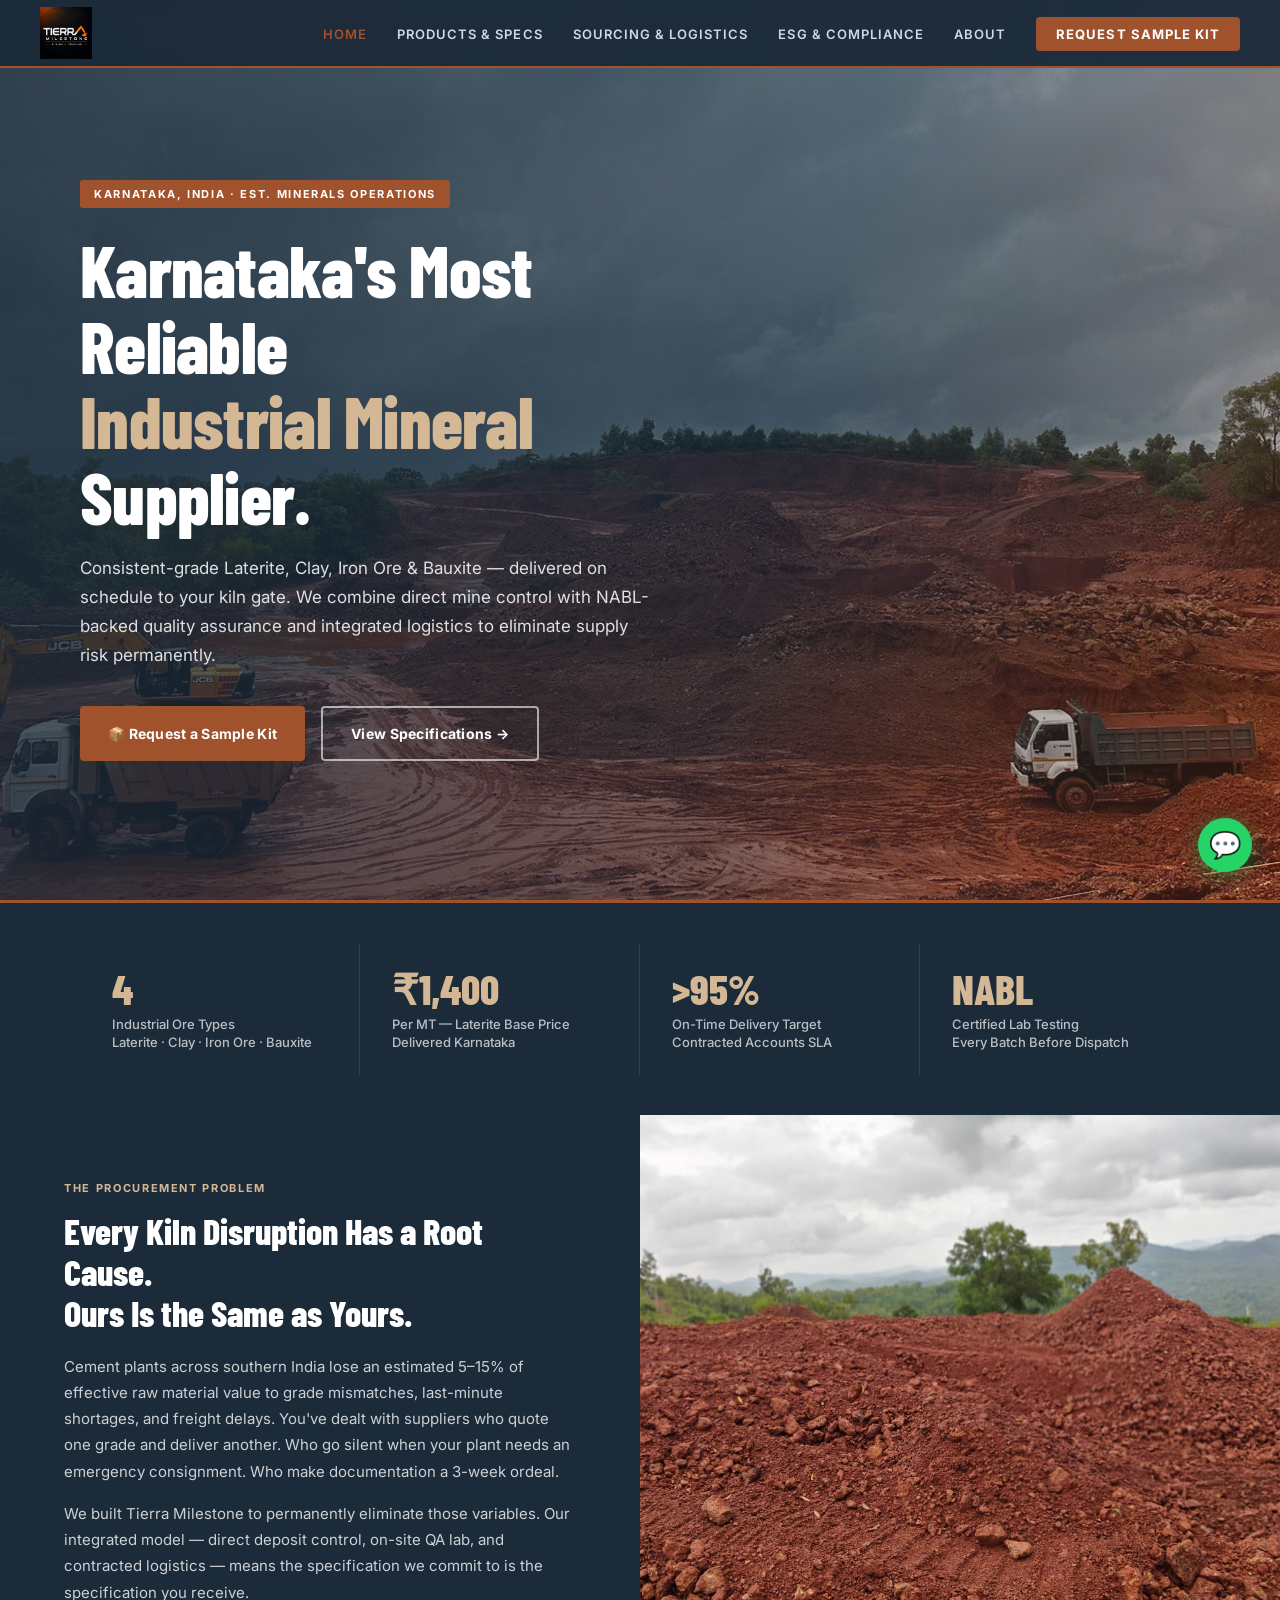
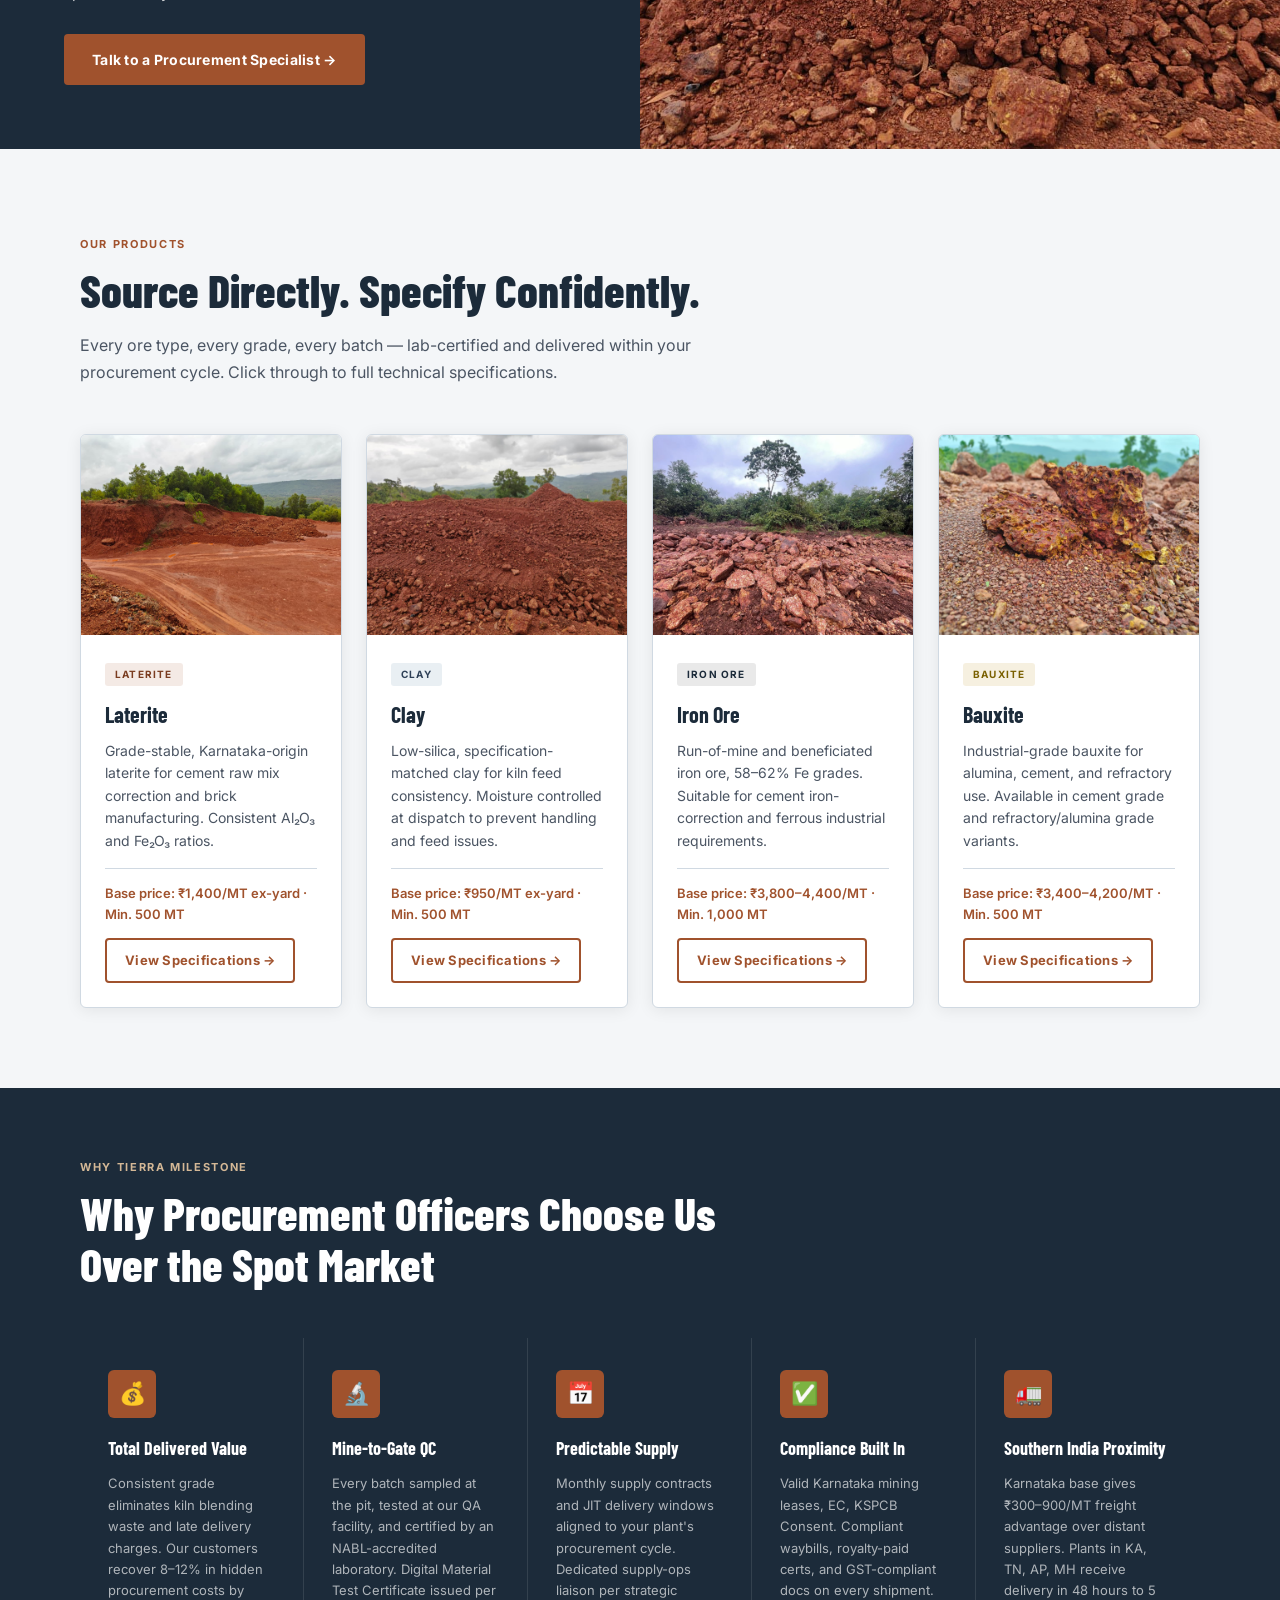
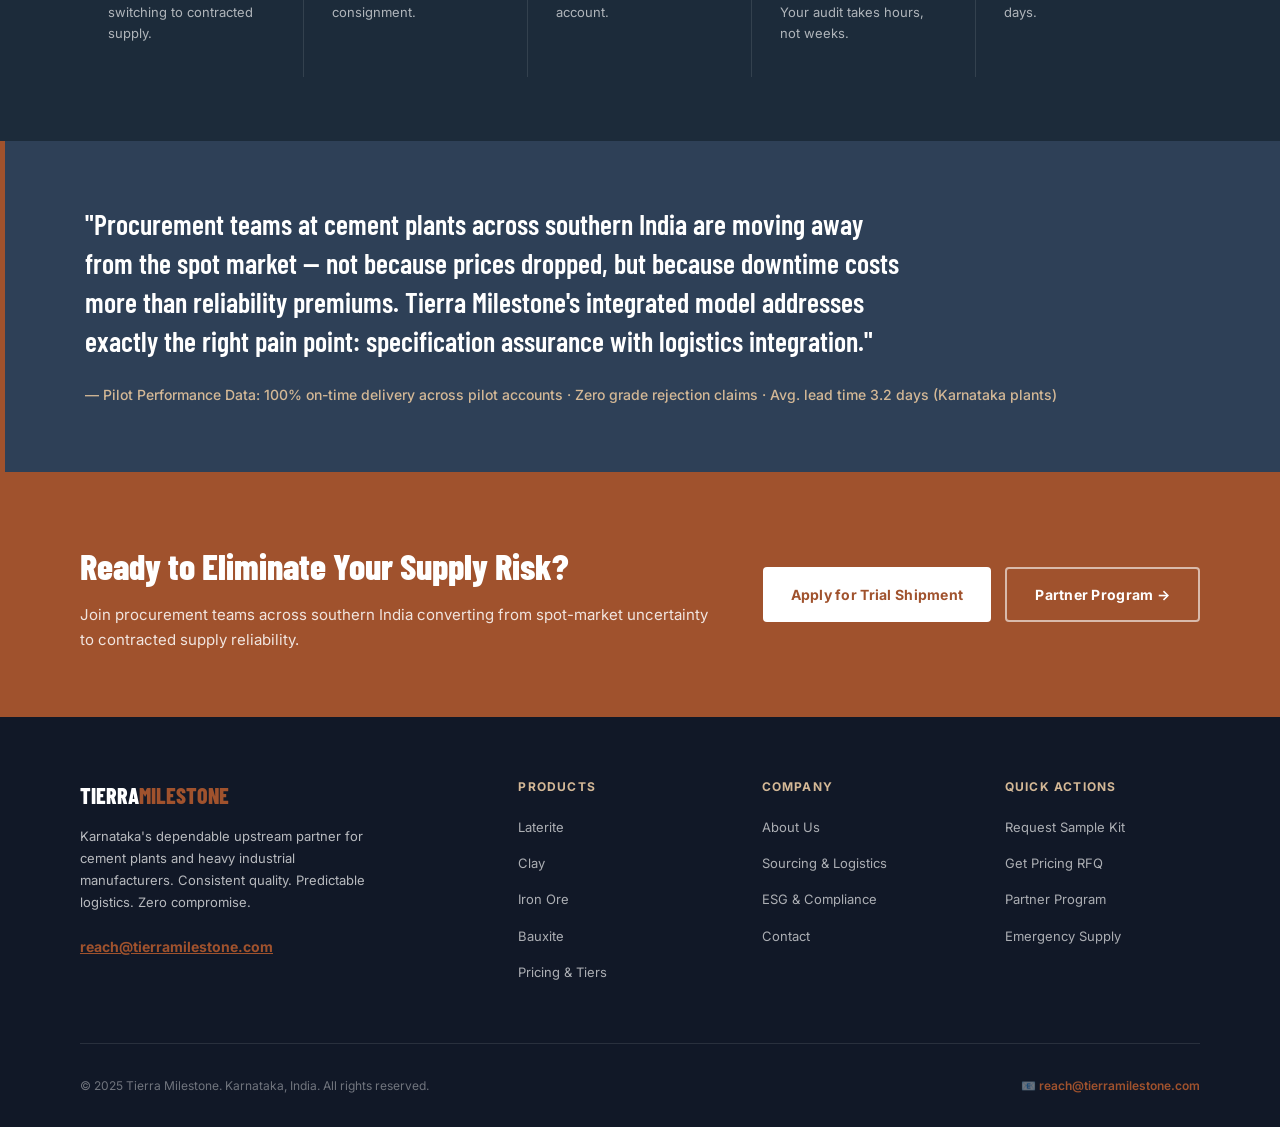
<file: index.html>
<!DOCTYPE html>
<html lang="en">
<head>
<meta charset="UTF-8">
<meta name="viewport" content="width=device-width, initial-scale=1.0">
<title>Tierra Milestone — Karnataka's Most Reliable Industrial Mineral Supplier</title>
<meta name="description" content="Consistent-grade Laterite, Clay, Iron Ore & Bauxite delivered on schedule to cement plants and heavy industry across southern India. NABL-certified quality.">
<link rel="stylesheet" href="style.css">
</head>
<body>

<!-- NAV -->
<nav>
  <a href="index.html" class="nav-logo"><img src="Logo.jpeg" alt="Tierra Milestone" class="nav-logo-img"></a>
  <ul class="nav-links">
    <li><a href="index.html" class="active">Home</a></li>
    <li><a href="products.html">Products & Specs</a></li>
    <li><a href="logistics.html">Sourcing & Logistics</a></li>
    <li><a href="compliance.html">ESG & Compliance</a></li>
    <li><a href="about.html">About</a></li>
    <li><a href="contact.html" class="nav-cta">Request Sample Kit</a></li>
  </ul>
  <div class="hamburger" onclick="this.classList.toggle('open')"><span></span><span></span><span></span></div>
</nav>

<!-- HERO -->
<section class="hero" style="background-image:url('Img1.jpeg'); margin-top:0; padding:0;">
  <div class="hero-content">
    <span class="hero-tag">Karnataka, India · Est. Minerals Operations</span>
    <h1>Karnataka's Most Reliable<br><em>Industrial Mineral</em> Supplier.</h1>
    <p>Consistent-grade Laterite, Clay, Iron Ore & Bauxite — delivered on schedule to your kiln gate. We combine direct mine control with NABL-backed quality assurance and integrated logistics to eliminate supply risk permanently.</p>
    <div class="hero-btns">
      <a href="mailto:reach@tierramilestone.com?subject=Sample%20Kit%20Request" class="btn btn-primary">📦 Request a Sample Kit</a>
      <a href="products.html" class="btn btn-secondary">View Specifications →</a>
    </div>
  </div>
</section>

<!-- STAT BAR -->
<div class="stat-bar">
  <div class="stat-item">
    <div class="stat-num">4</div>
    <div class="stat-label">Industrial Ore Types<br>Laterite · Clay · Iron Ore · Bauxite</div>
  </div>
  <div class="stat-item">
    <div class="stat-num">₹1,400</div>
    <div class="stat-label">Per MT — Laterite Base Price<br>Delivered Karnataka</div>
  </div>
  <div class="stat-item">
    <div class="stat-num">&gt;95%</div>
    <div class="stat-label">On-Time Delivery Target<br>Contracted Accounts SLA</div>
  </div>
  <div class="stat-item">
    <div class="stat-num">NABL</div>
    <div class="stat-label">Certified Lab Testing<br>Every Batch Before Dispatch</div>
  </div>
</div>

<!-- PROBLEM SECTION -->
<div class="problem-grid">
  <div class="problem-text">
    <span class="section-tag section-tag-light">THE PROCUREMENT PROBLEM</span>
    <h2>Every Kiln Disruption Has a Root Cause.<br>Ours Is the Same as Yours.</h2>
    <p>Cement plants across southern India lose an estimated 5–15% of effective raw material value to grade mismatches, last-minute shortages, and freight delays. You've dealt with suppliers who quote one grade and deliver another. Who go silent when your plant needs an emergency consignment. Who make documentation a 3-week ordeal.</p>
    <p>We built Tierra Milestone to permanently eliminate those variables. Our integrated model — direct deposit control, on-site QA lab, and contracted logistics — means the specification we commit to is the specification you receive.</p>
    <a href="mailto:reach@tierramilestone.com?subject=Procurement%20Discussion" class="btn btn-primary" style="margin-top:12px; align-self:flex-start;">Talk to a Procurement Specialist →</a>
  </div>
  <div class="problem-img">
    <img src="Img6.jpeg" alt="Tierra Milestone processed laterite stockpiles at Karnataka processing yard" loading="lazy">
  </div>
</div>

<!-- PRODUCT GRID -->
<section class="section-light">
  <span class="section-tag">OUR PRODUCTS</span>
  <h2 class="section-title dark">Source Directly. Specify Confidently.</h2>
  <p class="section-sub">Every ore type, every grade, every batch — lab-certified and delivered within your procurement cycle. Click through to full technical specifications.</p>

  <div class="product-grid">
    <div class="product-card">
      <img src="Img0.jpeg" alt="Laterite mining site Karnataka" loading="lazy">
      <div class="product-card-body">
        <span class="product-accent accent-laterite">Laterite</span>
        <h3>Laterite</h3>
        <p>Grade-stable, Karnataka-origin laterite for cement raw mix correction and brick manufacturing. Consistent Al₂O₃ and Fe₂O₃ ratios.</p>
        <div class="product-price">Base price: ₹1,400/MT ex-yard · Min. 500 MT</div>
        <a href="products.html#laterite" class="btn btn-outline">View Specifications →</a>
      </div>
    </div>
    <div class="product-card">
      <img src="Img6.jpeg" alt="Processed clay stockpiles Karnataka" loading="lazy">
      <div class="product-card-body">
        <span class="product-accent accent-clay">Clay</span>
        <h3>Clay</h3>
        <p>Low-silica, specification-matched clay for kiln feed consistency. Moisture controlled at dispatch to prevent handling and feed issues.</p>
        <div class="product-price">Base price: ₹950/MT ex-yard · Min. 500 MT</div>
        <a href="products.html#clay" class="btn btn-outline">View Specifications →</a>
      </div>
    </div>
    <div class="product-card">
      <img src="Img2.jpeg" alt="Iron ore and laterite rock face Karnataka" loading="lazy">
      <div class="product-card-body">
        <span class="product-accent accent-iron">Iron Ore</span>
        <h3>Iron Ore</h3>
        <p>Run-of-mine and beneficiated iron ore, 58–62% Fe grades. Suitable for cement iron-correction and ferrous industrial requirements.</p>
        <div class="product-price">Base price: ₹3,800–4,400/MT · Min. 1,000 MT</div>
        <a href="products.html#iron" class="btn btn-outline">View Specifications →</a>
      </div>
    </div>
    <div class="product-card">
      <img src="Img8.jpeg" alt="Bauxite ore sample Karnataka mining site" loading="lazy">
      <div class="product-card-body">
        <span class="product-accent accent-bauxite">Bauxite</span>
        <h3>Bauxite</h3>
        <p>Industrial-grade bauxite for alumina, cement, and refractory use. Available in cement grade and refractory/alumina grade variants.</p>
        <div class="product-price">Base price: ₹3,400–4,200/MT · Min. 500 MT</div>
        <a href="products.html#bauxite" class="btn btn-outline">View Specifications →</a>
      </div>
    </div>
  </div>
</section>

<!-- DIFFERENTIATORS -->
<section class="section-slate" style="padding-top:64px; padding-bottom:64px;">
  <span class="section-tag section-tag-light">WHY TIERRA MILESTONE</span>
  <h2 class="section-title light">Why Procurement Officers Choose Us<br>Over the Spot Market</h2>

  <div class="diff-grid">
    <div class="diff-item">
      <div class="diff-icon">💰</div>
      <h4>Total Delivered Value</h4>
      <p>Consistent grade eliminates kiln blending waste and late delivery charges. Our customers recover 8–12% in hidden procurement costs by switching to contracted supply.</p>
    </div>
    <div class="diff-item">
      <div class="diff-icon">🔬</div>
      <h4>Mine-to-Gate QC</h4>
      <p>Every batch sampled at the pit, tested at our QA facility, and certified by an NABL-accredited laboratory. Digital Material Test Certificate issued per consignment.</p>
    </div>
    <div class="diff-item">
      <div class="diff-icon">📅</div>
      <h4>Predictable Supply</h4>
      <p>Monthly supply contracts and JIT delivery windows aligned to your plant's procurement cycle. Dedicated supply-ops liaison per strategic account.</p>
    </div>
    <div class="diff-item">
      <div class="diff-icon">✅</div>
      <h4>Compliance Built In</h4>
      <p>Valid Karnataka mining leases, EC, KSPCB Consent. Compliant waybills, royalty-paid certs, and GST-compliant docs on every shipment. Your audit takes hours, not weeks.</p>
    </div>
    <div class="diff-item">
      <div class="diff-icon">🚛</div>
      <h4>Southern India Proximity</h4>
      <p>Karnataka base gives ₹300–900/MT freight advantage over distant suppliers. Plants in KA, TN, AP, MH receive delivery in 48 hours to 5 days.</p>
    </div>
  </div>
</section>

<!-- TRUST QUOTE -->
<div class="trust-quote">
  <blockquote>"Procurement teams at cement plants across southern India are moving away from the spot market — not because prices dropped, but because downtime costs more than reliability premiums. Tierra Milestone's integrated model addresses exactly the right pain point: specification assurance with logistics integration."</blockquote>
  <cite>— Pilot Performance Data: 100% on-time delivery across pilot accounts · Zero grade rejection claims · Avg. lead time 3.2 days (Karnataka plants)</cite>
</div>

<!-- CTA STRIP -->
<div class="cta-strip">
  <div>
    <h2>Ready to Eliminate Your Supply Risk?</h2>
    <p>Join procurement teams across southern India converting from spot-market uncertainty to contracted supply reliability.</p>
  </div>
  <div class="cta-strip-btns">
    <a href="mailto:reach@tierramilestone.com?subject=Trial%20Shipment%20Application" class="btn btn-white">Apply for Trial Shipment</a>
    <a href="contact.html" class="btn btn-ghost-white">Partner Program →</a>
  </div>
</div>

<!-- FOOTER -->
<footer>
  <div class="footer-grid">
    <div class="footer-brand">
      <h3>TIERRA<span>MILESTONE</span></h3>
      <p>Karnataka's dependable upstream partner for cement plants and heavy industrial manufacturers. Consistent quality. Predictable logistics. Zero compromise.</p>
      <a href="mailto:reach@tierramilestone.com" style="color:var(--clay); font-weight:700; font-size:14px;">reach@tierramilestone.com</a>
    </div>
    <div class="footer-col">
      <h4>Products</h4>
      <ul>
        <li><a href="products.html#laterite">Laterite</a></li>
        <li><a href="products.html#clay">Clay</a></li>
        <li><a href="products.html#iron">Iron Ore</a></li>
        <li><a href="products.html#bauxite">Bauxite</a></li>
        <li><a href="products.html#pricing">Pricing & Tiers</a></li>
      </ul>
    </div>
    <div class="footer-col">
      <h4>Company</h4>
      <ul>
        <li><a href="about.html">About Us</a></li>
        <li><a href="logistics.html">Sourcing & Logistics</a></li>
        <li><a href="compliance.html">ESG & Compliance</a></li>
        <li><a href="contact.html">Contact</a></li>
      </ul>
    </div>
    <div class="footer-col">
      <h4>Quick Actions</h4>
      <ul>
        <li><a href="mailto:reach@tierramilestone.com?subject=Sample%20Kit%20Request">Request Sample Kit</a></li>
        <li><a href="mailto:reach@tierramilestone.com?subject=Pricing%20Quotation%20Request">Get Pricing RFQ</a></li>
        <li><a href="mailto:reach@tierramilestone.com?subject=Procurement%20Partner%20Application">Partner Program</a></li>
        <li><a href="mailto:reach@tierramilestone.com?subject=URGENT%20Emergency%20Supply%20Requirement">Emergency Supply</a></li>
      </ul>
    </div>
  </div>
  <div class="footer-bottom">
    <span>© 2025 Tierra Milestone. Karnataka, India. All rights reserved.</span>
    <span class="footer-contact">📧 <a href="mailto:reach@tierramilestone.com">reach@tierramilestone.com</a></span>
  </div>
</footer>

<a href="https://wa.me/91XXXXXXXXXX" class="whatsapp-btn" target="_blank" title="WhatsApp">💬</a>
</body>
</html>
</file>
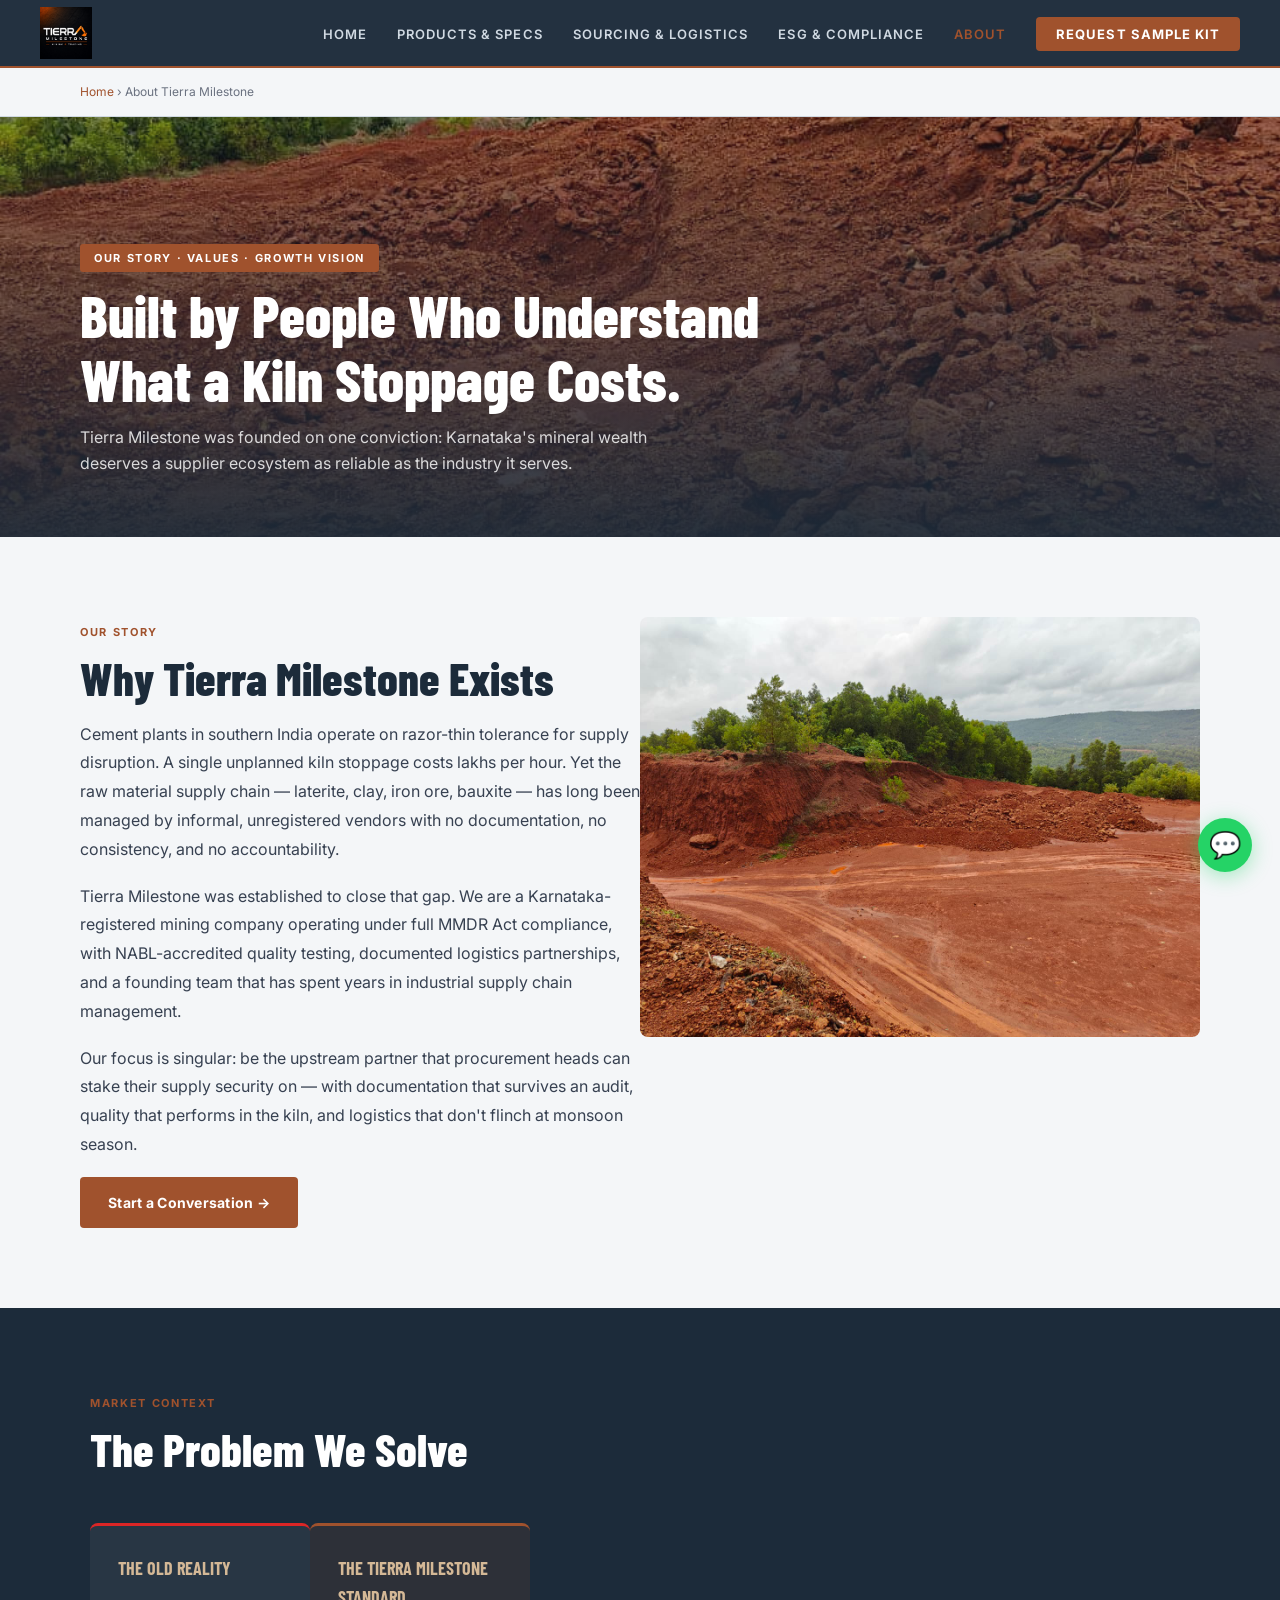
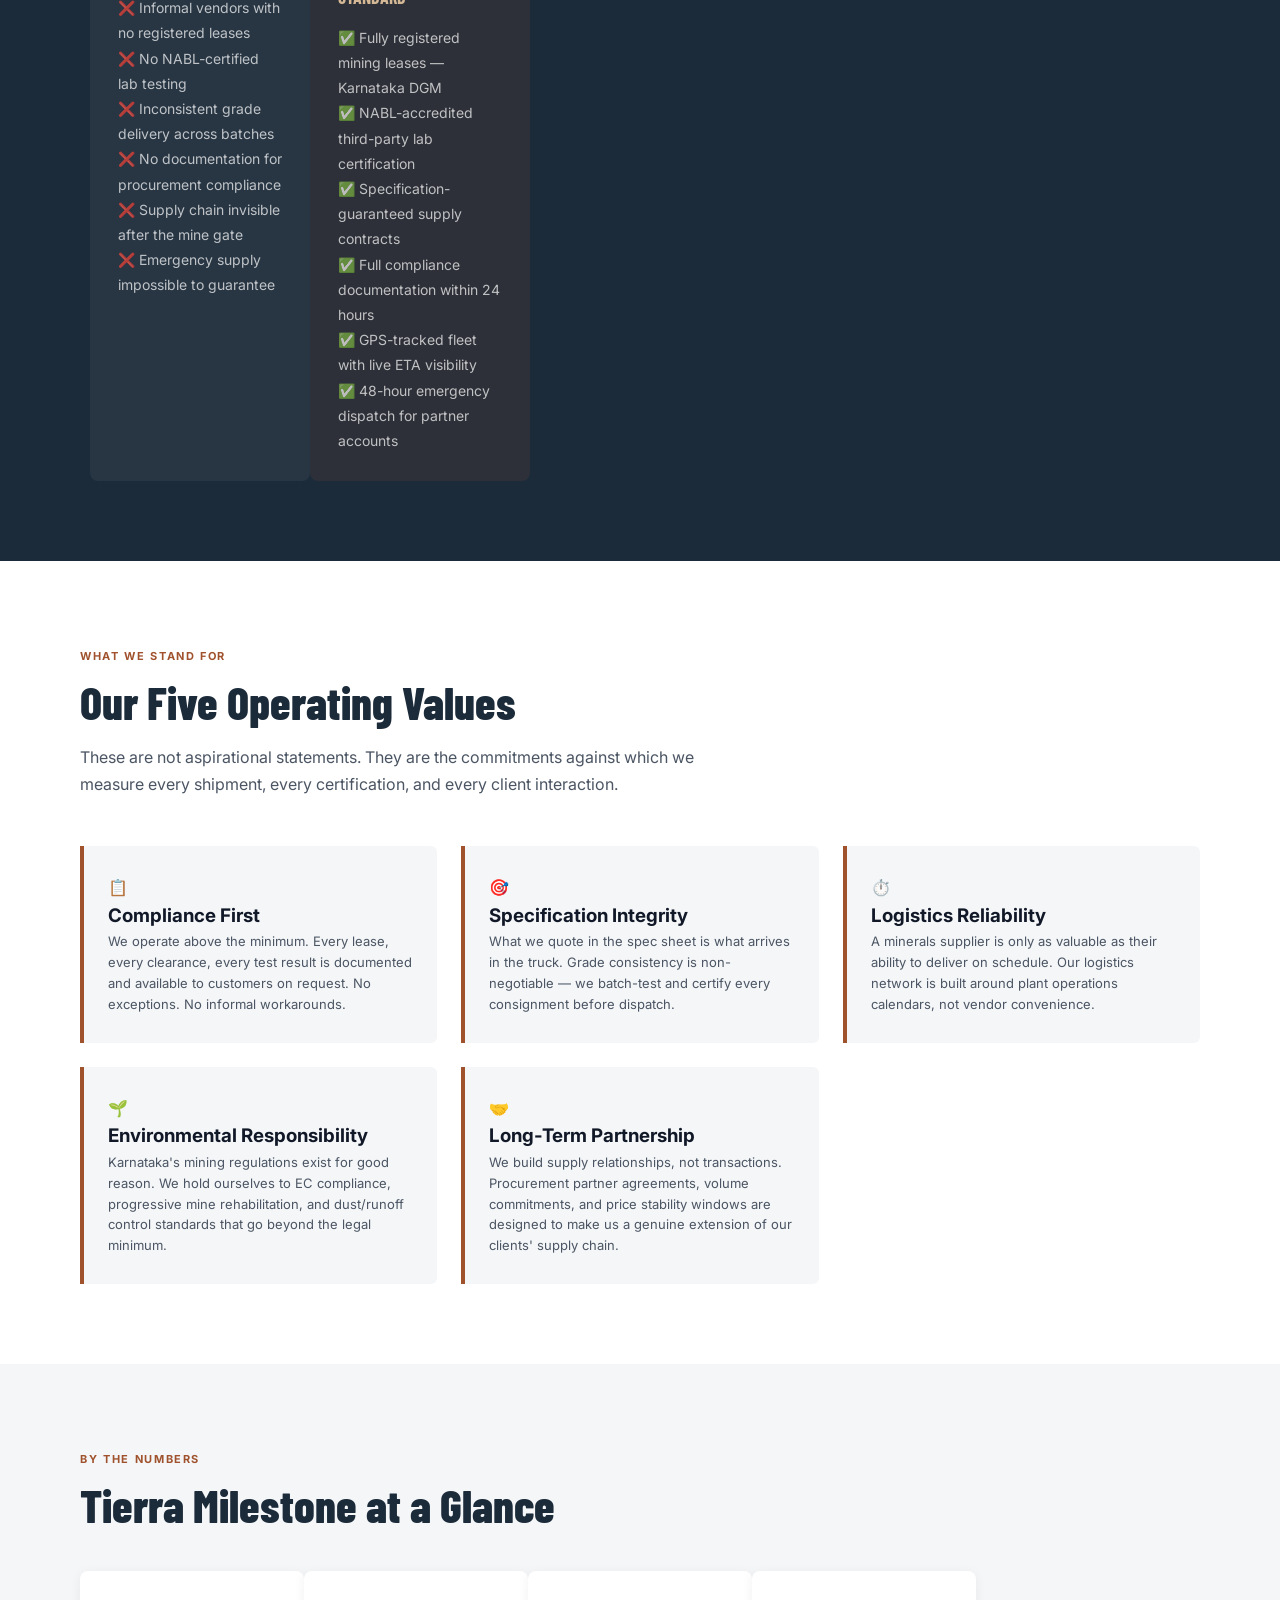
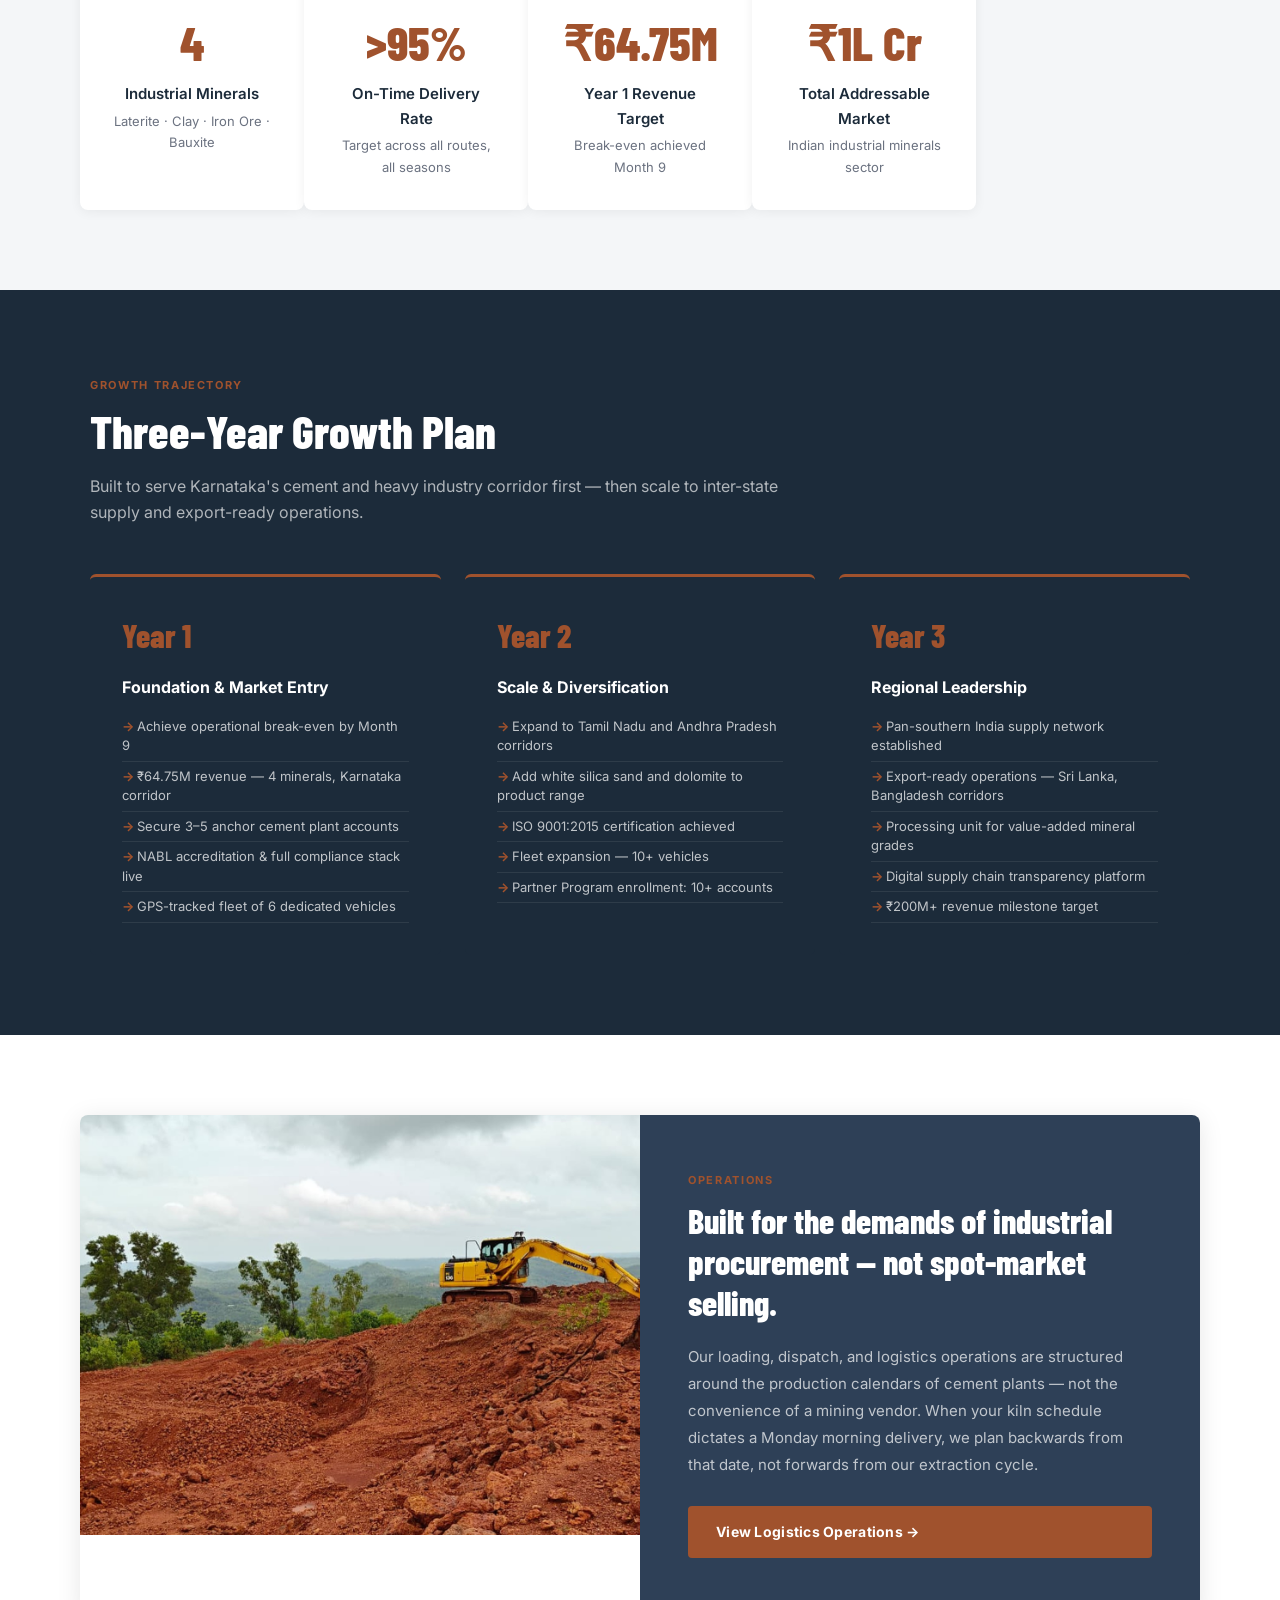
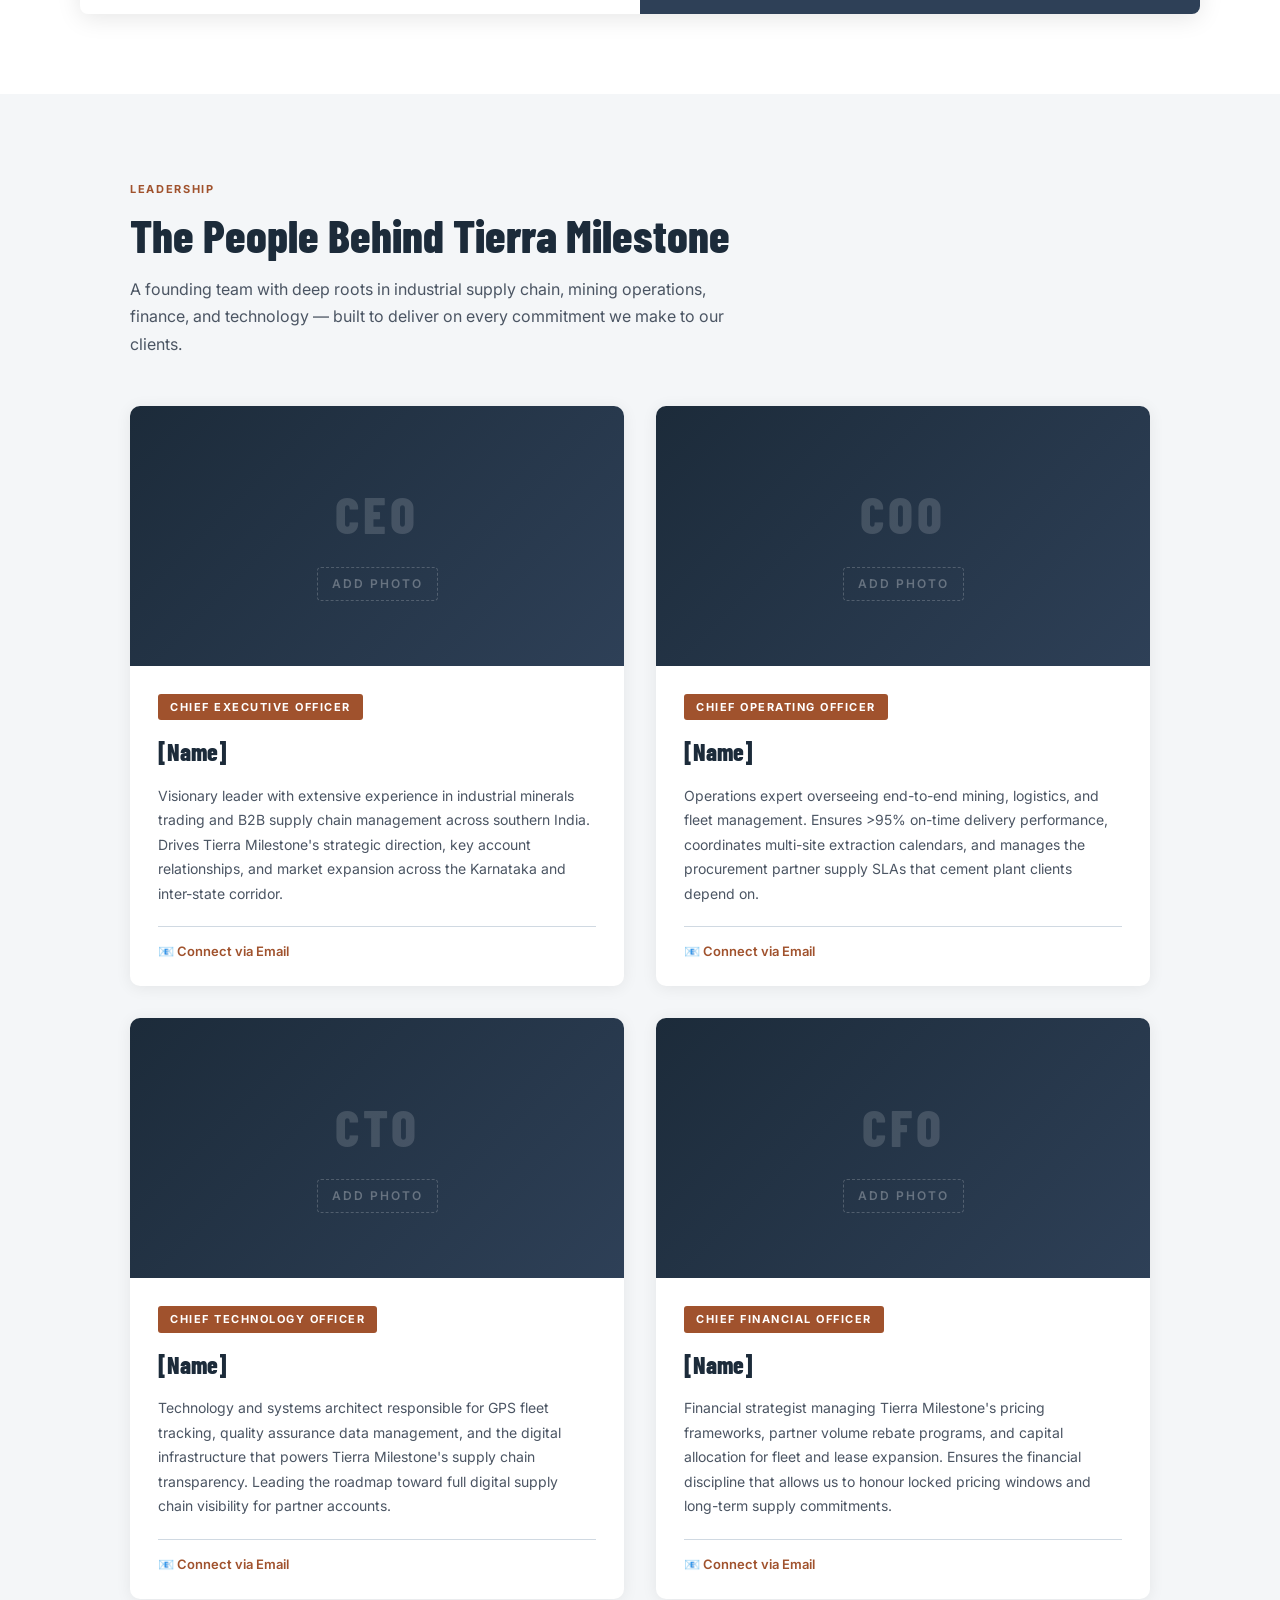
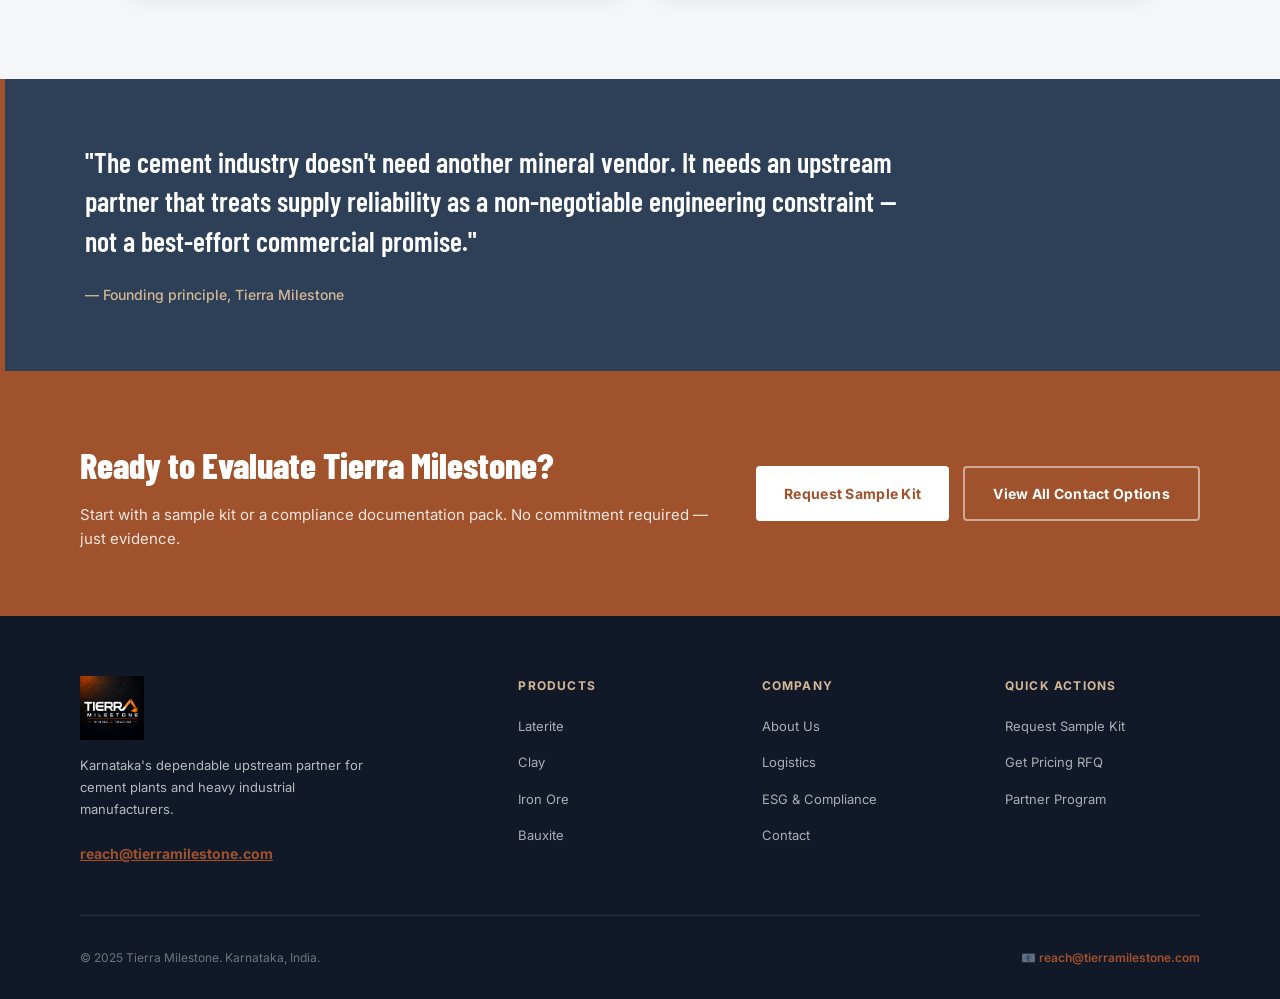
<file: about.html>
<!DOCTYPE html>
<html lang="en">
<head>
<meta charset="UTF-8">
<meta name="viewport" content="width=device-width, initial-scale=1.0">
<title>About Tierra Milestone — Karnataka Industrial Minerals</title>
<meta name="description" content="Tierra Milestone is Karnataka's dependable upstream partner for cement plants and heavy industry. Learn our story, values, and growth trajectory.">
<link rel="stylesheet" href="style.css">
</head>
<body>

<nav>
  <a href="index.html" class="nav-logo"><img src="Logo.jpeg" alt="Tierra Milestone" class="nav-logo-img"></a>
  <ul class="nav-links">
    <li><a href="index.html">Home</a></li>
    <li><a href="products.html">Products & Specs</a></li>
    <li><a href="logistics.html">Sourcing & Logistics</a></li>
    <li><a href="compliance.html">ESG & Compliance</a></li>
    <li><a href="about.html" class="active">About</a></li>
    <li><a href="contact.html" class="nav-cta">Request Sample Kit</a></li>
  </ul>
</nav>

<div class="breadcrumb"><a href="index.html">Home</a> › About Tierra Milestone</div>

<!-- ABOUT HERO -->
<div class="page-hero" style="background-image:url('Img9.jpeg'); height:420px;">
  <div class="page-hero-content">
    <span class="hero-tag">Our Story · Values · Growth Vision</span>
    <h1>Built by People Who Understand<br>What a Kiln Stoppage Costs.</h1>
    <p>Tierra Milestone was founded on one conviction: Karnataka's mineral wealth deserves a supplier ecosystem as reliable as the industry it serves.</p>
  </div>
</div>

<!-- OUR STORY -->
<section class="section-light">
  <div class="about-grid">
    <div>
      <span class="section-tag">OUR STORY</span>
      <h2 class="section-title dark">Why Tierra Milestone Exists</h2>
      <p style="font-size:16px; line-height:1.8; color:#374151; margin-bottom:18px;">Cement plants in southern India operate on razor-thin tolerance for supply disruption. A single unplanned kiln stoppage costs lakhs per hour. Yet the raw material supply chain — laterite, clay, iron ore, bauxite — has long been managed by informal, unregistered vendors with no documentation, no consistency, and no accountability.</p>
      <p style="font-size:16px; line-height:1.8; color:#374151; margin-bottom:18px;">Tierra Milestone was established to close that gap. We are a Karnataka-registered mining company operating under full MMDR Act compliance, with NABL-accredited quality testing, documented logistics partnerships, and a founding team that has spent years in industrial supply chain management.</p>
      <p style="font-size:16px; line-height:1.8; color:#374151; margin-bottom:18px;">Our focus is singular: be the upstream partner that procurement heads can stake their supply security on — with documentation that survives an audit, quality that performs in the kiln, and logistics that don't flinch at monsoon season.</p>
      <a href="contact.html" class="btn btn-primary">Start a Conversation →</a>
    </div>
    <div>
      <img src="Img0.jpeg" alt="Tierra Milestone active mining site — Karnataka" style="width:100%; border-radius:8px; object-fit:cover; height:420px;">
    </div>
  </div>
</section>

<!-- FOUNDING CONTEXT -->
<section style="background:var(--slate); padding:80px 60px;">
  <div style="max-width:1100px; margin:0 auto;">
    <span class="section-tag">MARKET CONTEXT</span>
    <h2 class="section-title" style="color:var(--white); margin-bottom:48px;">The Problem We Solve</h2>
    <div class="diff-grid">
      <div style="background:rgba(255,255,255,0.05); border-radius:8px; padding:28px; border-top:3px solid #DC2626;">
        <h4 style="font-family:var(--display); font-size:18px; font-weight:700; color:var(--sand); margin-bottom:12px;">THE OLD REALITY</h4>
        <ul style="list-style:none; color:rgba(255,255,255,0.7); font-size:14px; line-height:1.8;">
          <li>❌ Informal vendors with no registered leases</li>
          <li>❌ No NABL-certified lab testing</li>
          <li>❌ Inconsistent grade delivery across batches</li>
          <li>❌ No documentation for procurement compliance</li>
          <li>❌ Supply chain invisible after the mine gate</li>
          <li>❌ Emergency supply impossible to guarantee</li>
        </ul>
      </div>
      <div style="background:rgba(160,82,45,0.12); border-radius:8px; padding:28px; border-top:3px solid var(--clay);">
        <h4 style="font-family:var(--display); font-size:18px; font-weight:700; color:var(--sand); margin-bottom:12px;">THE TIERRA MILESTONE STANDARD</h4>
        <ul style="list-style:none; color:rgba(255,255,255,0.7); font-size:14px; line-height:1.8;">
          <li>✅ Fully registered mining leases — Karnataka DGM</li>
          <li>✅ NABL-accredited third-party lab certification</li>
          <li>✅ Specification-guaranteed supply contracts</li>
          <li>✅ Full compliance documentation within 24 hours</li>
          <li>✅ GPS-tracked fleet with live ETA visibility</li>
          <li>✅ 48-hour emergency dispatch for partner accounts</li>
        </ul>
      </div>
    </div>
  </div>
</section>

<!-- VALUES -->
<section class="section-white">
  <span class="section-tag">WHAT WE STAND FOR</span>
  <h2 class="section-title dark">Our Five Operating Values</h2>
  <p class="section-sub">These are not aspirational statements. They are the commitments against which we measure every shipment, every certification, and every client interaction.</p>

  <div class="values-grid">
    <div class="value-card">
      <div class="value-icon">📋</div>
      <h3>Compliance First</h3>
      <p>We operate above the minimum. Every lease, every clearance, every test result is documented and available to customers on request. No exceptions. No informal workarounds.</p>
    </div>
    <div class="value-card">
      <div class="value-icon">🎯</div>
      <h3>Specification Integrity</h3>
      <p>What we quote in the spec sheet is what arrives in the truck. Grade consistency is non-negotiable — we batch-test and certify every consignment before dispatch.</p>
    </div>
    <div class="value-card">
      <div class="value-icon">⏱️</div>
      <h3>Logistics Reliability</h3>
      <p>A minerals supplier is only as valuable as their ability to deliver on schedule. Our logistics network is built around plant operations calendars, not vendor convenience.</p>
    </div>
    <div class="value-card">
      <div class="value-icon">🌱</div>
      <h3>Environmental Responsibility</h3>
      <p>Karnataka's mining regulations exist for good reason. We hold ourselves to EC compliance, progressive mine rehabilitation, and dust/runoff control standards that go beyond the legal minimum.</p>
    </div>
    <div class="value-card">
      <div class="value-icon">🤝</div>
      <h3>Long-Term Partnership</h3>
      <p>We build supply relationships, not transactions. Procurement partner agreements, volume commitments, and price stability windows are designed to make us a genuine extension of our clients' supply chain.</p>
    </div>
  </div>
</section>

<!-- NUMBERS -->
<section class="section-light">
  <span class="section-tag">BY THE NUMBERS</span>
  <h2 class="section-title dark">Tierra Milestone at a Glance</h2>
  <div class="diff-grid" style="margin-top:40px;">
    <div style="text-align:center; background:var(--white); border-radius:8px; padding:32px; box-shadow:0 2px 12px rgba(0,0,0,0.06);">
      <div style="font-family:var(--display); font-size:48px; font-weight:800; color:var(--clay);">4</div>
      <div style="font-size:15px; font-weight:600; color:var(--slate);">Industrial Minerals</div>
      <div style="font-size:13px; color:#6B7280; margin-top:4px;">Laterite · Clay · Iron Ore · Bauxite</div>
    </div>
    <div style="text-align:center; background:var(--white); border-radius:8px; padding:32px; box-shadow:0 2px 12px rgba(0,0,0,0.06);">
      <div style="font-family:var(--display); font-size:48px; font-weight:800; color:var(--clay);">&gt;95%</div>
      <div style="font-size:15px; font-weight:600; color:var(--slate);">On-Time Delivery Rate</div>
      <div style="font-size:13px; color:#6B7280; margin-top:4px;">Target across all routes, all seasons</div>
    </div>
    <div style="text-align:center; background:var(--white); border-radius:8px; padding:32px; box-shadow:0 2px 12px rgba(0,0,0,0.06);">
      <div style="font-family:var(--display); font-size:48px; font-weight:800; color:var(--clay);">₹64.75M</div>
      <div style="font-size:15px; font-weight:600; color:var(--slate);">Year 1 Revenue Target</div>
      <div style="font-size:13px; color:#6B7280; margin-top:4px;">Break-even achieved Month 9</div>
    </div>
    <div style="text-align:center; background:var(--white); border-radius:8px; padding:32px; box-shadow:0 2px 12px rgba(0,0,0,0.06);">
      <div style="font-family:var(--display); font-size:48px; font-weight:800; color:var(--clay);">₹1L Cr</div>
      <div style="font-size:15px; font-weight:600; color:var(--slate);">Total Addressable Market</div>
      <div style="font-size:13px; color:#6B7280; margin-top:4px;">Indian industrial minerals sector</div>
    </div>
  </div>
</section>

<!-- GROWTH ROADMAP -->
<section style="background:var(--slate); padding:80px 60px;">
  <div style="max-width:1100px; margin:0 auto;">
    <span class="section-tag">GROWTH TRAJECTORY</span>
    <h2 class="section-title" style="color:var(--white); margin-bottom:16px;">Three-Year Growth Plan</h2>
    <p style="font-size:16px; color:rgba(255,255,255,0.65); margin-bottom:48px; max-width:700px;">Built to serve Karnataka's cement and heavy industry corridor first — then scale to inter-state supply and export-ready operations.</p>

    <div class="roadmap">
      <div class="roadmap-card">
        <div class="roadmap-year">Year 1</div>
        <h4 style="font-size:16px;font-weight:700;color:var(--white);margin-bottom:12px;">Foundation &amp; Market Entry</h4>
        <ul>
          <li>Achieve operational break-even by Month 9</li>
          <li>&#8377;64.75M revenue — 4 minerals, Karnataka corridor</li>
          <li>Secure 3–5 anchor cement plant accounts</li>
          <li>NABL accreditation &amp; full compliance stack live</li>
          <li>GPS-tracked fleet of 6 dedicated vehicles</li>
        </ul>
      </div>
      <div class="roadmap-card">
        <div class="roadmap-year">Year 2</div>
        <h4 style="font-size:16px;font-weight:700;color:var(--white);margin-bottom:12px;">Scale &amp; Diversification</h4>
        <ul>
          <li>Expand to Tamil Nadu and Andhra Pradesh corridors</li>
          <li>Add white silica sand and dolomite to product range</li>
          <li>ISO 9001:2015 certification achieved</li>
          <li>Fleet expansion — 10+ vehicles</li>
          <li>Partner Program enrollment: 10+ accounts</li>
        </ul>
      </div>
      <div class="roadmap-card">
        <div class="roadmap-year">Year 3</div>
        <h4 style="font-size:16px;font-weight:700;color:var(--white);margin-bottom:12px;">Regional Leadership</h4>
        <ul>
          <li>Pan-southern India supply network established</li>
          <li>Export-ready operations — Sri Lanka, Bangladesh corridors</li>
          <li>Processing unit for value-added mineral grades</li>
          <li>Digital supply chain transparency platform</li>
          <li>&#8377;200M+ revenue milestone target</li>
        </ul>
      </div>
    </div>
</section>

<!-- OPERATIONAL IMAGE SECTION -->
<section class="section-white">
  <div style="display:grid; grid-template-columns:1fr 1fr; gap:0; max-width:1200px; margin:0 auto; border-radius:8px; overflow:hidden; box-shadow:0 4px 24px rgba(0,0,0,0.1);">
    <img src="Img7.jpeg" alt="Tierra Milestone active loading operations" style="width:100%; height:420px; object-fit:cover; display:block;">
    <div style="background:var(--iron); padding:56px 48px; display:flex; flex-direction:column; justify-content:center;">
      <span class="section-tag">OPERATIONS</span>
      <h2 style="font-family:var(--display); font-size:34px; font-weight:800; color:var(--white); line-height:1.2; margin-bottom:20px;">Built for the demands of industrial procurement — not spot-market selling.</h2>
      <p style="color:rgba(255,255,255,0.7); font-size:15px; line-height:1.8; margin-bottom:28px;">Our loading, dispatch, and logistics operations are structured around the production calendars of cement plants — not the convenience of a mining vendor. When your kiln schedule dictates a Monday morning delivery, we plan backwards from that date, not forwards from our extraction cycle.</p>
      <a href="logistics.html" class="btn btn-primary">View Logistics Operations →</a>
    </div>
  </div>
</section>

<!-- LEADERSHIP SECTION -->
<section class="section-light">
  <div style="max-width:1100px; margin:0 auto; padding:0 40px;">
    <span class="section-tag">LEADERSHIP</span>
    <h2 class="section-title dark">The People Behind Tierra Milestone</h2>
    <p class="section-sub">A founding team with deep roots in industrial supply chain, mining operations, finance, and technology — built to deliver on every commitment we make to our clients.</p>

    <div class="leadership-grid">

      <div class="leader-card">
        <div class="leader-photo-wrap">
          <div class="leader-photo-placeholder">
            <span class="leader-initials">CEO</span>
            <span class="leader-photo-hint">Add Photo</span>
          </div>
        </div>
        <div class="leader-info">
          <div class="leader-role-badge">Chief Executive Officer</div>
          <h3 class="leader-name">[Name]</h3>
          <p class="leader-bio">Visionary leader with extensive experience in industrial minerals trading and B2B supply chain management across southern India. Drives Tierra Milestone's strategic direction, key account relationships, and market expansion across the Karnataka and inter-state corridor.</p>
          <a href="mailto:reach@tierramilestone.com" class="leader-contact">📧 Connect via Email</a>
        </div>
      </div>

      <div class="leader-card">
        <div class="leader-photo-wrap">
          <div class="leader-photo-placeholder">
            <span class="leader-initials">COO</span>
            <span class="leader-photo-hint">Add Photo</span>
          </div>
        </div>
        <div class="leader-info">
          <div class="leader-role-badge">Chief Operating Officer</div>
          <h3 class="leader-name">[Name]</h3>
          <p class="leader-bio">Operations expert overseeing end-to-end mining, logistics, and fleet management. Ensures >95% on-time delivery performance, coordinates multi-site extraction calendars, and manages the procurement partner supply SLAs that cement plant clients depend on.</p>
          <a href="mailto:reach@tierramilestone.com" class="leader-contact">📧 Connect via Email</a>
        </div>
      </div>

      <div class="leader-card">
        <div class="leader-photo-wrap">
          <div class="leader-photo-placeholder">
            <span class="leader-initials">CTO</span>
            <span class="leader-photo-hint">Add Photo</span>
          </div>
        </div>
        <div class="leader-info">
          <div class="leader-role-badge">Chief Technology Officer</div>
          <h3 class="leader-name">[Name]</h3>
          <p class="leader-bio">Technology and systems architect responsible for GPS fleet tracking, quality assurance data management, and the digital infrastructure that powers Tierra Milestone's supply chain transparency. Leading the roadmap toward full digital supply chain visibility for partner accounts.</p>
          <a href="mailto:reach@tierramilestone.com" class="leader-contact">📧 Connect via Email</a>
        </div>
      </div>

      <div class="leader-card">
        <div class="leader-photo-wrap">
          <div class="leader-photo-placeholder">
            <span class="leader-initials">CFO</span>
            <span class="leader-photo-hint">Add Photo</span>
          </div>
        </div>
        <div class="leader-info">
          <div class="leader-role-badge">Chief Financial Officer</div>
          <h3 class="leader-name">[Name]</h3>
          <p class="leader-bio">Financial strategist managing Tierra Milestone's pricing frameworks, partner volume rebate programs, and capital allocation for fleet and lease expansion. Ensures the financial discipline that allows us to honour locked pricing windows and long-term supply commitments.</p>
          <a href="mailto:reach@tierramilestone.com" class="leader-contact">📧 Connect via Email</a>
        </div>
      </div>

    </div>
  </div>
</section>

<div class="trust-quote">
  <blockquote>"The cement industry doesn't need another mineral vendor. It needs an upstream partner that treats supply reliability as a non-negotiable engineering constraint — not a best-effort commercial promise."</blockquote>
  <cite>— Founding principle, Tierra Milestone</cite>
</div>

<div class="cta-strip">
  <div>
    <h2>Ready to Evaluate Tierra Milestone?</h2>
    <p>Start with a sample kit or a compliance documentation pack. No commitment required — just evidence.</p>
  </div>
  <div class="cta-strip-btns">
    <a href="mailto:reach@tierramilestone.com?subject=Sample%20Kit%20Request" class="btn btn-white">Request Sample Kit</a>
    <a href="contact.html" class="btn btn-outline-white">View All Contact Options</a>
  </div>
</div>

<footer>
  <div class="footer-grid">
    <div class="footer-brand"><img src="Logo.jpeg" alt="Tierra Milestone" class="footer-logo-img"><p>Karnataka's dependable upstream partner for cement plants and heavy industrial manufacturers.</p><a href="mailto:reach@tierramilestone.com" style="color:var(--clay); font-weight:700; font-size:14px;">reach@tierramilestone.com</a></div>
    <div class="footer-col"><h4>Products</h4><ul><li><a href="products.html#laterite">Laterite</a></li><li><a href="products.html#clay">Clay</a></li><li><a href="products.html#iron">Iron Ore</a></li><li><a href="products.html#bauxite">Bauxite</a></li></ul></div>
    <div class="footer-col"><h4>Company</h4><ul><li><a href="about.html">About Us</a></li><li><a href="logistics.html">Logistics</a></li><li><a href="compliance.html">ESG & Compliance</a></li><li><a href="contact.html">Contact</a></li></ul></div>
    <div class="footer-col"><h4>Quick Actions</h4><ul><li><a href="mailto:reach@tierramilestone.com?subject=Sample%20Kit%20Request">Request Sample Kit</a></li><li><a href="mailto:reach@tierramilestone.com?subject=Pricing%20Quotation%20Request">Get Pricing RFQ</a></li><li><a href="mailto:reach@tierramilestone.com?subject=Procurement%20Partner%20Application">Partner Program</a></li></ul></div>
  </div>
  <div class="footer-bottom"><span>© 2025 Tierra Milestone. Karnataka, India.</span><span class="footer-contact">📧 <a href="mailto:reach@tierramilestone.com">reach@tierramilestone.com</a></span></div>
</footer>
<a href="https://wa.me/91XXXXXXXXXX" class="whatsapp-btn" target="_blank">💬</a>
</body>
</html>
</file>
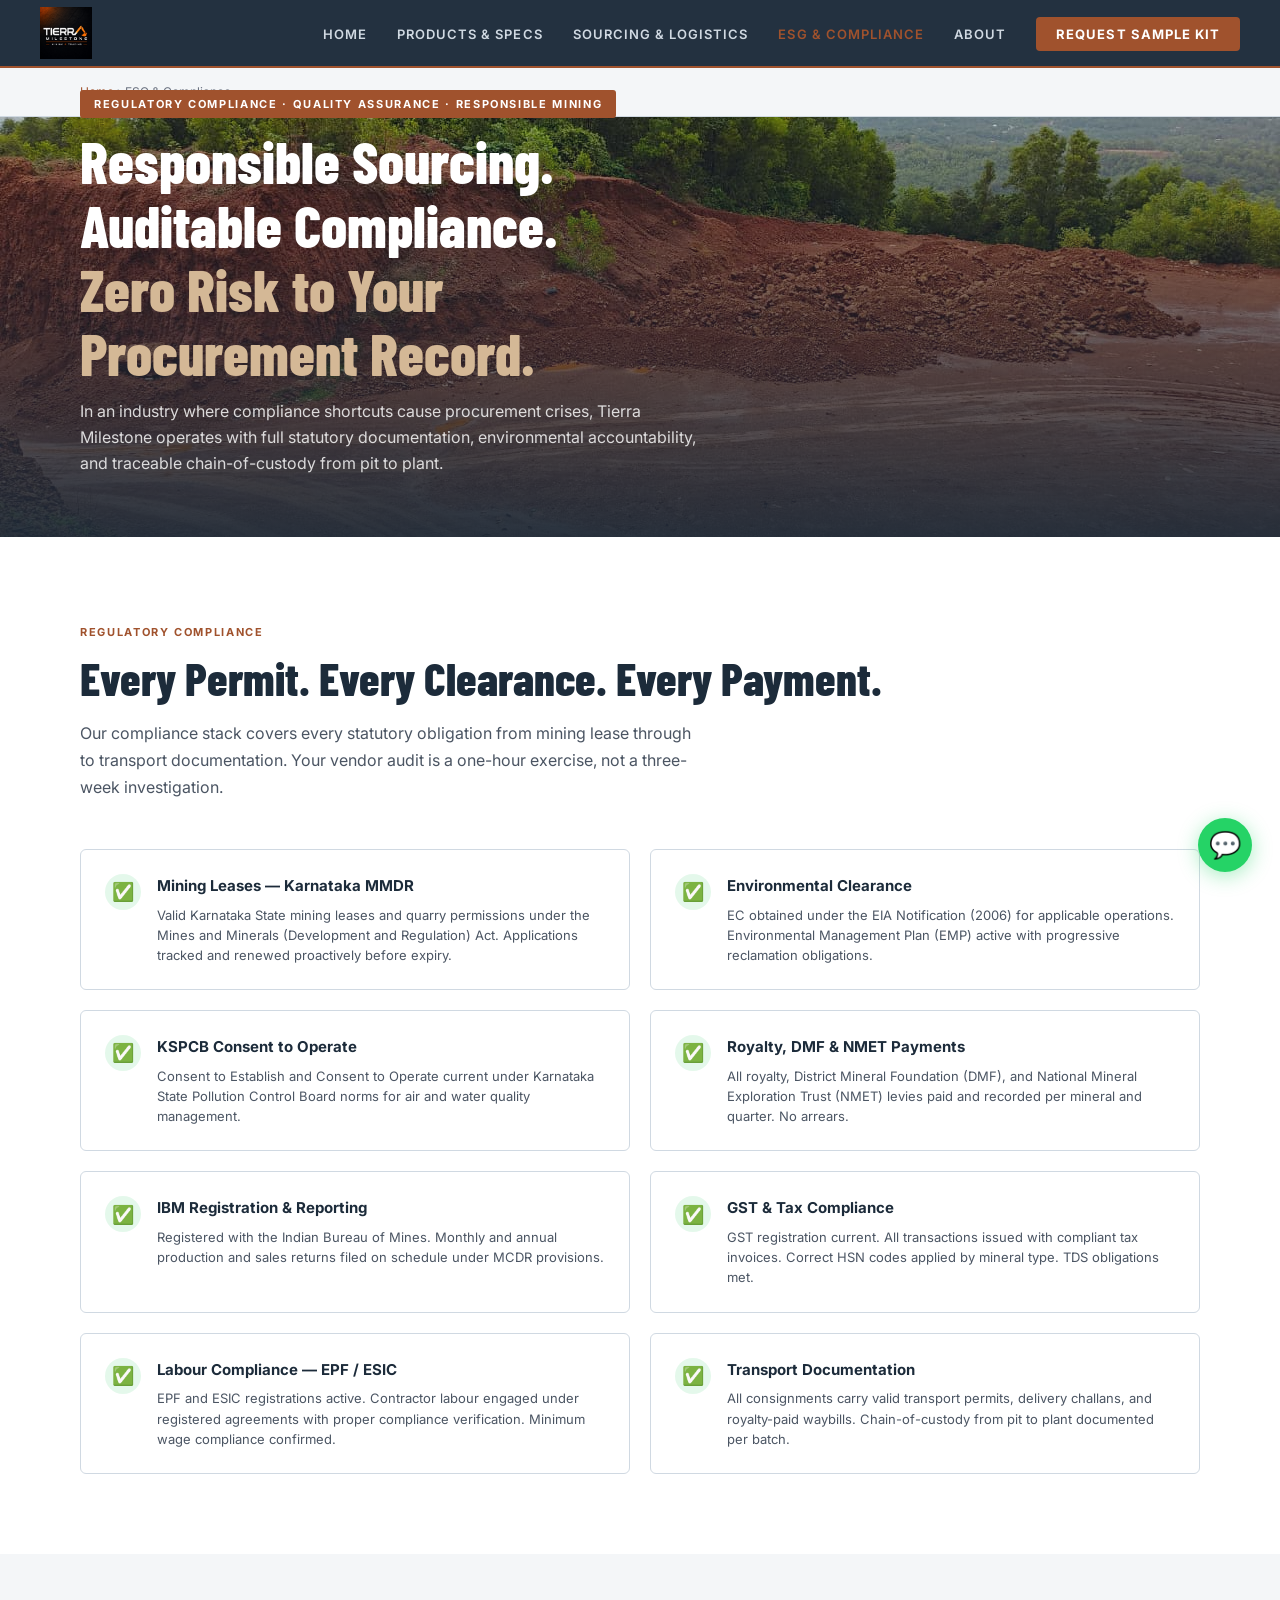
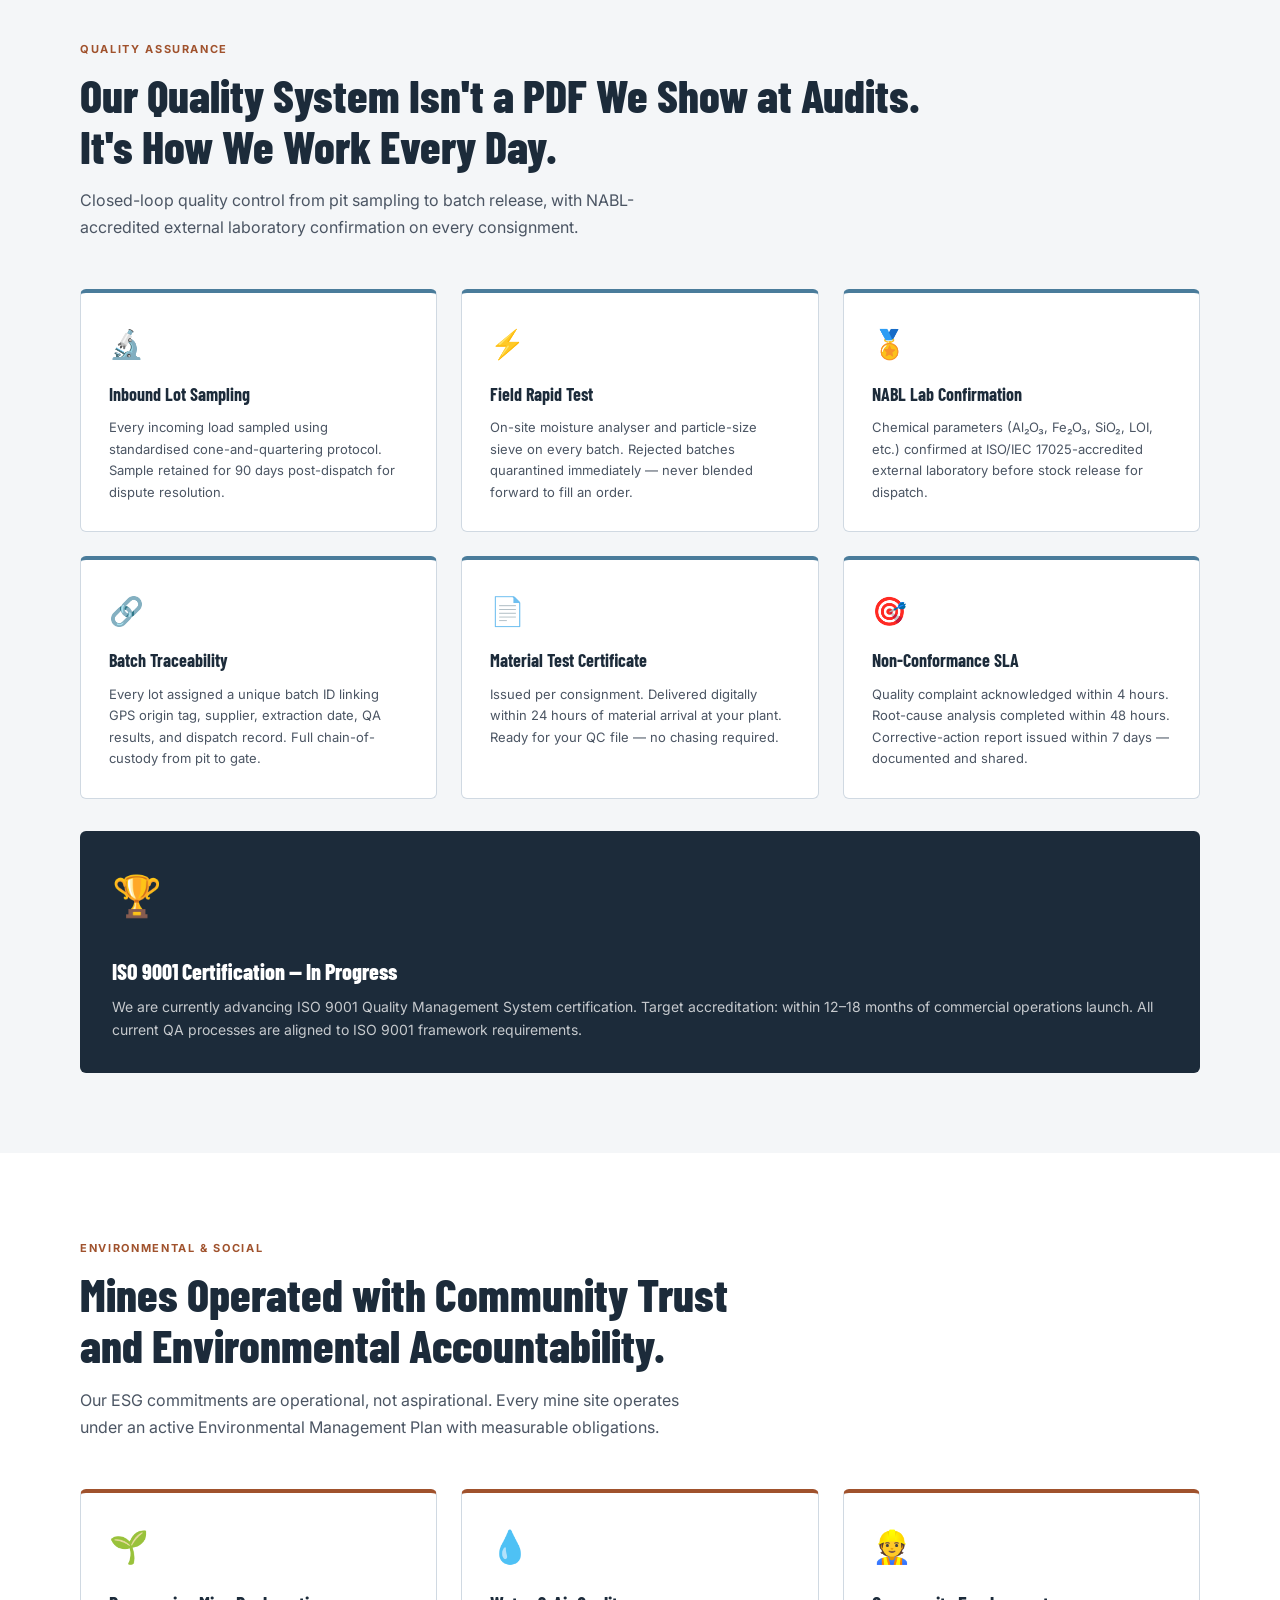
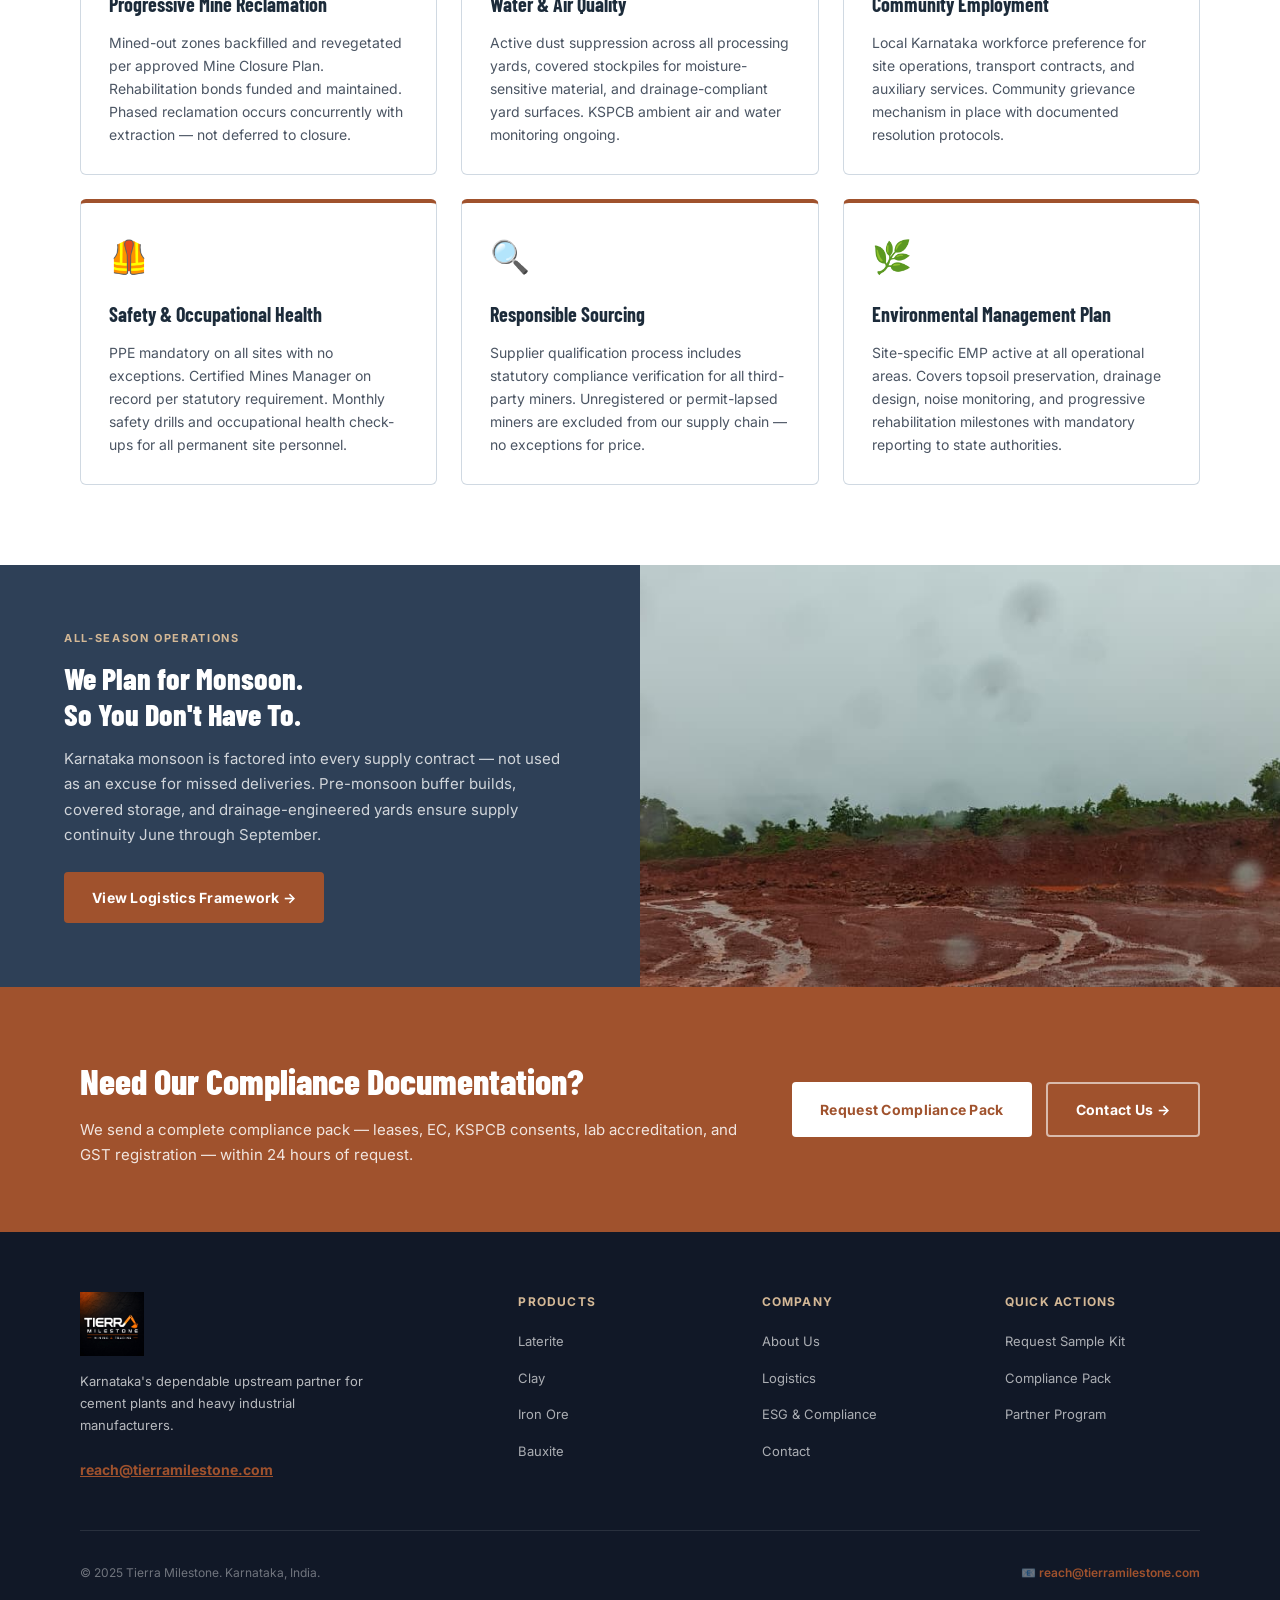
<file: compliance.html>
<!DOCTYPE html>
<html lang="en">
<head>
<meta charset="UTF-8">
<meta name="viewport" content="width=device-width, initial-scale=1.0">
<title>ESG & Compliance — Tierra Milestone</title>
<meta name="description" content="Tierra Milestone operates with full statutory documentation, NABL-certified quality assurance, and environmental accountability. Zero compliance risk to your procurement record.">
<link rel="stylesheet" href="style.css">
</head>
<body>

<nav>
  <a href="index.html" class="nav-logo"><img src="Logo.jpeg" alt="Tierra Milestone" class="nav-logo-img"></a>
  <ul class="nav-links">
    <li><a href="index.html">Home</a></li>
    <li><a href="products.html">Products & Specs</a></li>
    <li><a href="logistics.html">Sourcing & Logistics</a></li>
    <li><a href="compliance.html" class="active">ESG & Compliance</a></li>
    <li><a href="about.html">About</a></li>
    <li><a href="contact.html" class="nav-cta">Request Sample Kit</a></li>
  </ul>
</nav>

<div class="breadcrumb"><a href="index.html">Home</a> › ESG & Compliance</div>

<div class="page-hero" style="background-image:url('Img0.jpeg');">
  <div class="page-hero-content">
    <span class="hero-tag">Regulatory Compliance · Quality Assurance · Responsible Mining</span>
    <h1>Responsible Sourcing.<br>Auditable Compliance.<br><span style="color:var(--sand)">Zero Risk to Your<br>Procurement Record.</span></h1>
    <p>In an industry where compliance shortcuts cause procurement crises, Tierra Milestone operates with full statutory documentation, environmental accountability, and traceable chain-of-custody from pit to plant.</p>
  </div>
</div>

<!-- REGULATORY COMPLIANCE -->
<section class="section-white">
  <span class="section-tag">REGULATORY COMPLIANCE</span>
  <h2 class="section-title dark">Every Permit. Every Clearance. Every Payment.</h2>
  <p class="section-sub">Our compliance stack covers every statutory obligation from mining lease through to transport documentation. Your vendor audit is a one-hour exercise, not a three-week investigation.</p>

  <div class="compliance-grid">
    <div class="compliance-item">
      <div class="compliance-check">✅</div>
      <div>
        <h4>Mining Leases — Karnataka MMDR</h4>
        <p>Valid Karnataka State mining leases and quarry permissions under the Mines and Minerals (Development and Regulation) Act. Applications tracked and renewed proactively before expiry.</p>
      </div>
    </div>
    <div class="compliance-item">
      <div class="compliance-check">✅</div>
      <div>
        <h4>Environmental Clearance</h4>
        <p>EC obtained under the EIA Notification (2006) for applicable operations. Environmental Management Plan (EMP) active with progressive reclamation obligations.</p>
      </div>
    </div>
    <div class="compliance-item">
      <div class="compliance-check">✅</div>
      <div>
        <h4>KSPCB Consent to Operate</h4>
        <p>Consent to Establish and Consent to Operate current under Karnataka State Pollution Control Board norms for air and water quality management.</p>
      </div>
    </div>
    <div class="compliance-item">
      <div class="compliance-check">✅</div>
      <div>
        <h4>Royalty, DMF & NMET Payments</h4>
        <p>All royalty, District Mineral Foundation (DMF), and National Mineral Exploration Trust (NMET) levies paid and recorded per mineral and quarter. No arrears.</p>
      </div>
    </div>
    <div class="compliance-item">
      <div class="compliance-check">✅</div>
      <div>
        <h4>IBM Registration & Reporting</h4>
        <p>Registered with the Indian Bureau of Mines. Monthly and annual production and sales returns filed on schedule under MCDR provisions.</p>
      </div>
    </div>
    <div class="compliance-item">
      <div class="compliance-check">✅</div>
      <div>
        <h4>GST & Tax Compliance</h4>
        <p>GST registration current. All transactions issued with compliant tax invoices. Correct HSN codes applied by mineral type. TDS obligations met.</p>
      </div>
    </div>
    <div class="compliance-item">
      <div class="compliance-check">✅</div>
      <div>
        <h4>Labour Compliance — EPF / ESIC</h4>
        <p>EPF and ESIC registrations active. Contractor labour engaged under registered agreements with proper compliance verification. Minimum wage compliance confirmed.</p>
      </div>
    </div>
    <div class="compliance-item">
      <div class="compliance-check">✅</div>
      <div>
        <h4>Transport Documentation</h4>
        <p>All consignments carry valid transport permits, delivery challans, and royalty-paid waybills. Chain-of-custody from pit to plant documented per batch.</p>
      </div>
    </div>
  </div>
</section>

<!-- QA FRAMEWORK -->
<section class="section-light">
  <span class="section-tag">QUALITY ASSURANCE</span>
  <h2 class="section-title dark">Our Quality System Isn't a PDF We Show at Audits.<br>It's How We Work Every Day.</h2>
  <p class="section-sub">Closed-loop quality control from pit sampling to batch release, with NABL-accredited external laboratory confirmation on every consignment.</p>

  <div style="display:grid; grid-template-columns:repeat(auto-fit, minmax(280px, 1fr)); gap:24px; margin-top:40px;">
    <div style="background:var(--white); border:1px solid var(--mid); border-radius:6px; padding:28px; border-top:4px solid var(--steel);">
      <div style="font-size:28px; margin-bottom:12px;">🔬</div>
      <h4 style="font-family:var(--display); font-size:18px; font-weight:700; color:var(--slate); margin-bottom:8px;">Inbound Lot Sampling</h4>
      <p style="font-size:13px; color:#4B5563; line-height:1.65;">Every incoming load sampled using standardised cone-and-quartering protocol. Sample retained for 90 days post-dispatch for dispute resolution.</p>
    </div>
    <div style="background:var(--white); border:1px solid var(--mid); border-radius:6px; padding:28px; border-top:4px solid var(--steel);">
      <div style="font-size:28px; margin-bottom:12px;">⚡</div>
      <h4 style="font-family:var(--display); font-size:18px; font-weight:700; color:var(--slate); margin-bottom:8px;">Field Rapid Test</h4>
      <p style="font-size:13px; color:#4B5563; line-height:1.65;">On-site moisture analyser and particle-size sieve on every batch. Rejected batches quarantined immediately — never blended forward to fill an order.</p>
    </div>
    <div style="background:var(--white); border:1px solid var(--mid); border-radius:6px; padding:28px; border-top:4px solid var(--steel);">
      <div style="font-size:28px; margin-bottom:12px;">🏅</div>
      <h4 style="font-family:var(--display); font-size:18px; font-weight:700; color:var(--slate); margin-bottom:8px;">NABL Lab Confirmation</h4>
      <p style="font-size:13px; color:#4B5563; line-height:1.65;">Chemical parameters (Al₂O₃, Fe₂O₃, SiO₂, LOI, etc.) confirmed at ISO/IEC 17025-accredited external laboratory before stock release for dispatch.</p>
    </div>
    <div style="background:var(--white); border:1px solid var(--mid); border-radius:6px; padding:28px; border-top:4px solid var(--steel);">
      <div style="font-size:28px; margin-bottom:12px;">🔗</div>
      <h4 style="font-family:var(--display); font-size:18px; font-weight:700; color:var(--slate); margin-bottom:8px;">Batch Traceability</h4>
      <p style="font-size:13px; color:#4B5563; line-height:1.65;">Every lot assigned a unique batch ID linking GPS origin tag, supplier, extraction date, QA results, and dispatch record. Full chain-of-custody from pit to gate.</p>
    </div>
    <div style="background:var(--white); border:1px solid var(--mid); border-radius:6px; padding:28px; border-top:4px solid var(--steel);">
      <div style="font-size:28px; margin-bottom:12px;">📄</div>
      <h4 style="font-family:var(--display); font-size:18px; font-weight:700; color:var(--slate); margin-bottom:8px;">Material Test Certificate</h4>
      <p style="font-size:13px; color:#4B5563; line-height:1.65;">Issued per consignment. Delivered digitally within 24 hours of material arrival at your plant. Ready for your QC file — no chasing required.</p>
    </div>
    <div style="background:var(--white); border:1px solid var(--mid); border-radius:6px; padding:28px; border-top:4px solid var(--steel);">
      <div style="font-size:28px; margin-bottom:12px;">🎯</div>
      <h4 style="font-family:var(--display); font-size:18px; font-weight:700; color:var(--slate); margin-bottom:8px;">Non-Conformance SLA</h4>
      <p style="font-size:13px; color:#4B5563; line-height:1.65;">Quality complaint acknowledged within 4 hours. Root-cause analysis completed within 48 hours. Corrective-action report issued within 7 days — documented and shared.</p>
    </div>
  </div>

  <div style="background:var(--slate); border-radius:6px; padding:32px; margin-top:32px; display:flex; align-items:center; gap:24px; flex-wrap:wrap;">
    <div style="font-size:40px;">🏆</div>
    <div>
      <h4 style="font-family:var(--display); font-size:22px; font-weight:800; color:var(--white); margin-bottom:6px;">ISO 9001 Certification — In Progress</h4>
      <p style="font-size:14px; color:rgba(255,255,255,0.75);">We are currently advancing ISO 9001 Quality Management System certification. Target accreditation: within 12–18 months of commercial operations launch. All current QA processes are aligned to ISO 9001 framework requirements.</p>
    </div>
  </div>
</section>

<!-- ESG PILLARS -->
<section class="section-white">
  <span class="section-tag">ENVIRONMENTAL & SOCIAL</span>
  <h2 class="section-title dark">Mines Operated with Community Trust<br>and Environmental Accountability.</h2>
  <p class="section-sub">Our ESG commitments are operational, not aspirational. Every mine site operates under an active Environmental Management Plan with measurable obligations.</p>

  <div class="esg-grid">
    <div class="esg-card">
      <div class="esg-card-icon">🌱</div>
      <h4>Progressive Mine Reclamation</h4>
      <p>Mined-out zones backfilled and revegetated per approved Mine Closure Plan. Rehabilitation bonds funded and maintained. Phased reclamation occurs concurrently with extraction — not deferred to closure.</p>
    </div>
    <div class="esg-card">
      <div class="esg-card-icon">💧</div>
      <h4>Water & Air Quality</h4>
      <p>Active dust suppression across all processing yards, covered stockpiles for moisture-sensitive material, and drainage-compliant yard surfaces. KSPCB ambient air and water monitoring ongoing.</p>
    </div>
    <div class="esg-card">
      <div class="esg-card-icon">👷</div>
      <h4>Community Employment</h4>
      <p>Local Karnataka workforce preference for site operations, transport contracts, and auxiliary services. Community grievance mechanism in place with documented resolution protocols.</p>
    </div>
    <div class="esg-card">
      <div class="esg-card-icon">🦺</div>
      <h4>Safety & Occupational Health</h4>
      <p>PPE mandatory on all sites with no exceptions. Certified Mines Manager on record per statutory requirement. Monthly safety drills and occupational health check-ups for all permanent site personnel.</p>
    </div>
    <div class="esg-card">
      <div class="esg-card-icon">🔍</div>
      <h4>Responsible Sourcing</h4>
      <p>Supplier qualification process includes statutory compliance verification for all third-party miners. Unregistered or permit-lapsed miners are excluded from our supply chain — no exceptions for price.</p>
    </div>
    <div class="esg-card">
      <div class="esg-card-icon">🌿</div>
      <h4>Environmental Management Plan</h4>
      <p>Site-specific EMP active at all operational areas. Covers topsoil preservation, drainage design, noise monitoring, and progressive rehabilitation milestones with mandatory reporting to state authorities.</p>
    </div>
  </div>
</section>

<!-- RAINY SEASON / OPERATIONS IMAGE -->
<div style="display:grid; grid-template-columns:1fr 1fr; min-height:340px;">
  <div style="background:var(--iron); padding:64px; display:flex; flex-direction:column; justify-content:center;">
    <span class="section-tag section-tag-light">ALL-SEASON OPERATIONS</span>
    <h2 style="font-family:var(--display); font-size:30px; font-weight:800; color:var(--white); margin-bottom:14px; line-height:1.2;">We Plan for Monsoon.<br>So You Don't Have To.</h2>
    <p style="font-size:15px; color:rgba(255,255,255,0.78); line-height:1.7; margin-bottom:24px;">Karnataka monsoon is factored into every supply contract — not used as an excuse for missed deliveries. Pre-monsoon buffer builds, covered storage, and drainage-engineered yards ensure supply continuity June through September.</p>
    <a href="logistics.html" class="btn btn-primary" style="align-self:flex-start;">View Logistics Framework →</a>
  </div>
  <div style="overflow:hidden;">
    <img src="Img5.jpeg" alt="Tierra Milestone mining site during Karnataka monsoon — all-season operations" style="width:100%; height:100%; object-fit:cover; display:block;" loading="lazy">
  </div>
</div>

<!-- CTA -->
<div class="cta-strip">
  <div>
    <h2>Need Our Compliance Documentation?</h2>
    <p>We send a complete compliance pack — leases, EC, KSPCB consents, lab accreditation, and GST registration — within 24 hours of request.</p>
  </div>
  <div class="cta-strip-btns">
    <a href="mailto:reach@tierramilestone.com?subject=Compliance%20Documentation%20Request" class="btn btn-white">Request Compliance Pack</a>
    <a href="contact.html" class="btn btn-ghost-white">Contact Us →</a>
  </div>
</div>

<footer>
  <div class="footer-grid">
    <div class="footer-brand"><img src="Logo.jpeg" alt="Tierra Milestone" class="footer-logo-img"><p>Karnataka's dependable upstream partner for cement plants and heavy industrial manufacturers.</p><a href="mailto:reach@tierramilestone.com" style="color:var(--clay); font-weight:700; font-size:14px;">reach@tierramilestone.com</a></div>
    <div class="footer-col"><h4>Products</h4><ul><li><a href="products.html#laterite">Laterite</a></li><li><a href="products.html#clay">Clay</a></li><li><a href="products.html#iron">Iron Ore</a></li><li><a href="products.html#bauxite">Bauxite</a></li></ul></div>
    <div class="footer-col"><h4>Company</h4><ul><li><a href="about.html">About Us</a></li><li><a href="logistics.html">Logistics</a></li><li><a href="compliance.html">ESG & Compliance</a></li><li><a href="contact.html">Contact</a></li></ul></div>
    <div class="footer-col"><h4>Quick Actions</h4><ul><li><a href="mailto:reach@tierramilestone.com?subject=Sample%20Kit%20Request">Request Sample Kit</a></li><li><a href="mailto:reach@tierramilestone.com?subject=Compliance%20Documentation%20Request">Compliance Pack</a></li><li><a href="contact.html">Partner Program</a></li></ul></div>
  </div>
  <div class="footer-bottom"><span>© 2025 Tierra Milestone. Karnataka, India.</span><span class="footer-contact">📧 <a href="mailto:reach@tierramilestone.com">reach@tierramilestone.com</a></span></div>
</footer>
<a href="https://wa.me/91XXXXXXXXXX" class="whatsapp-btn" target="_blank">💬</a>
</body>
</html>
</file>
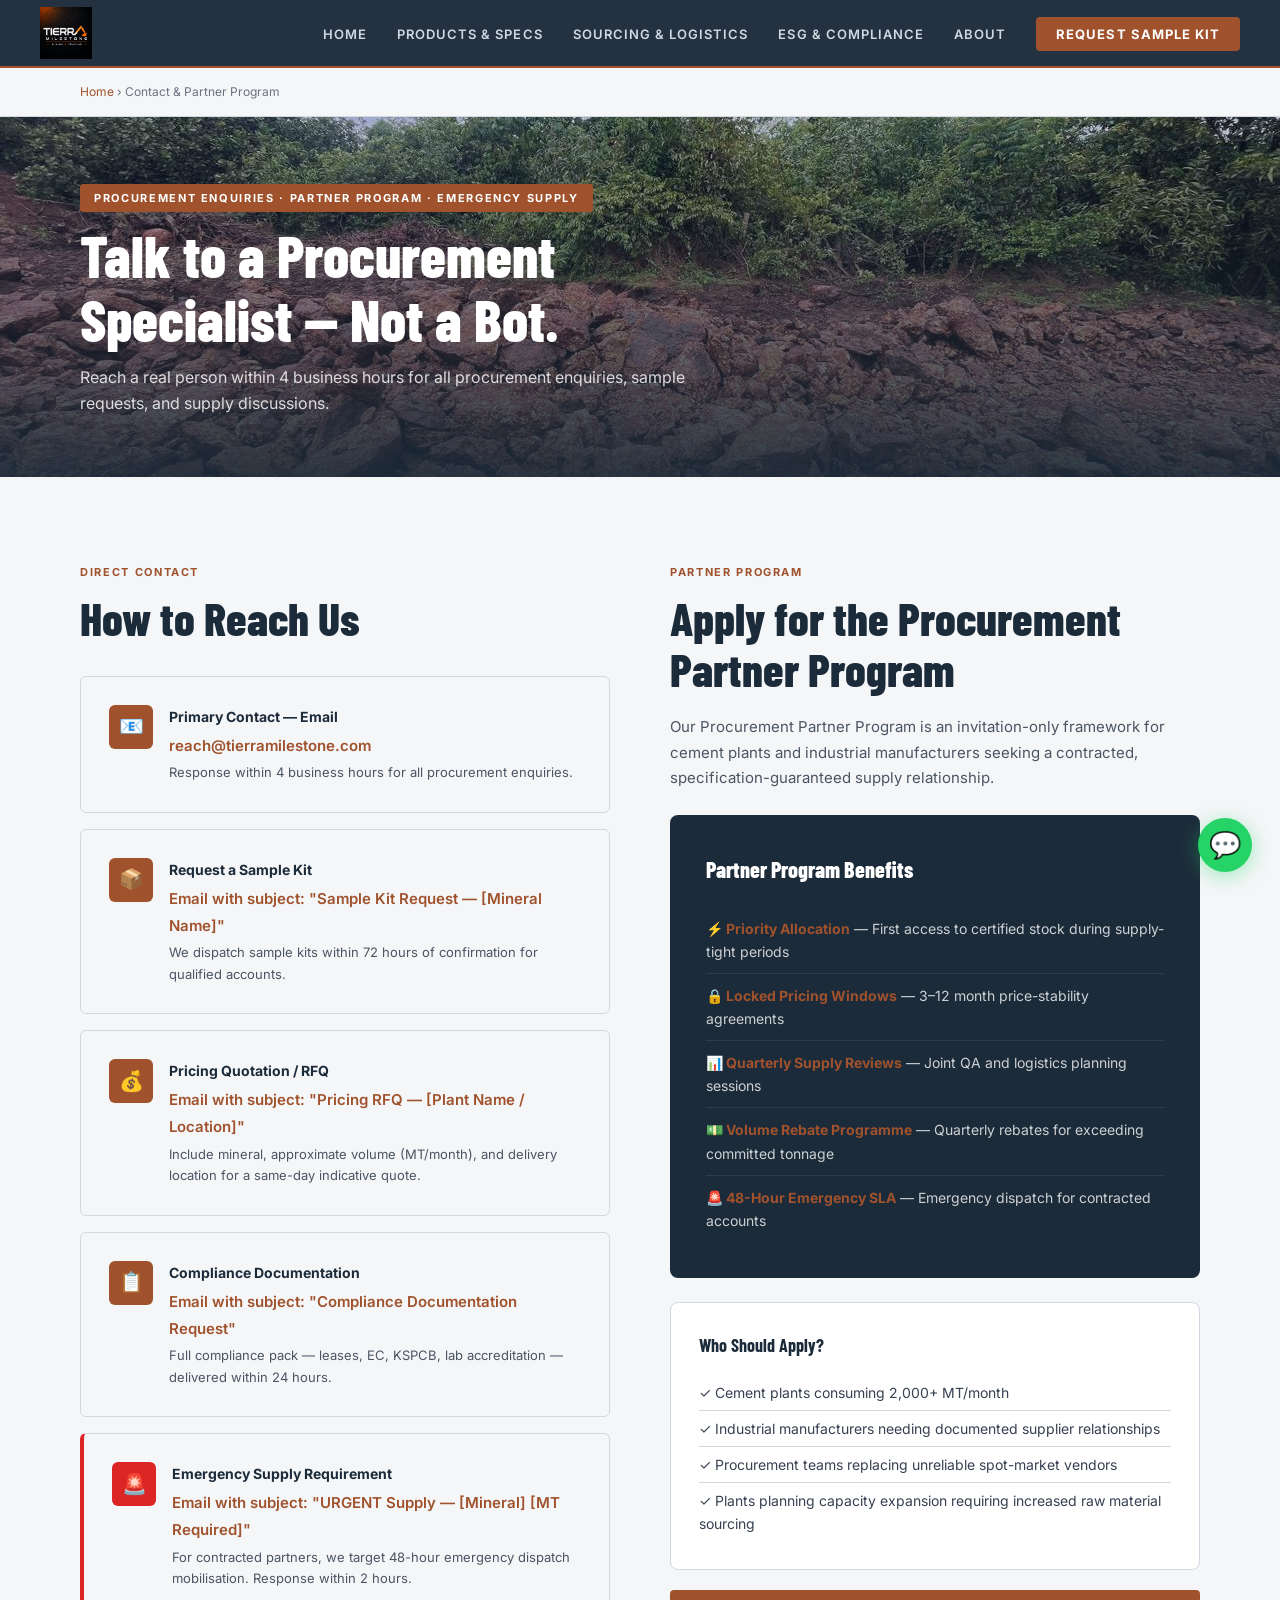
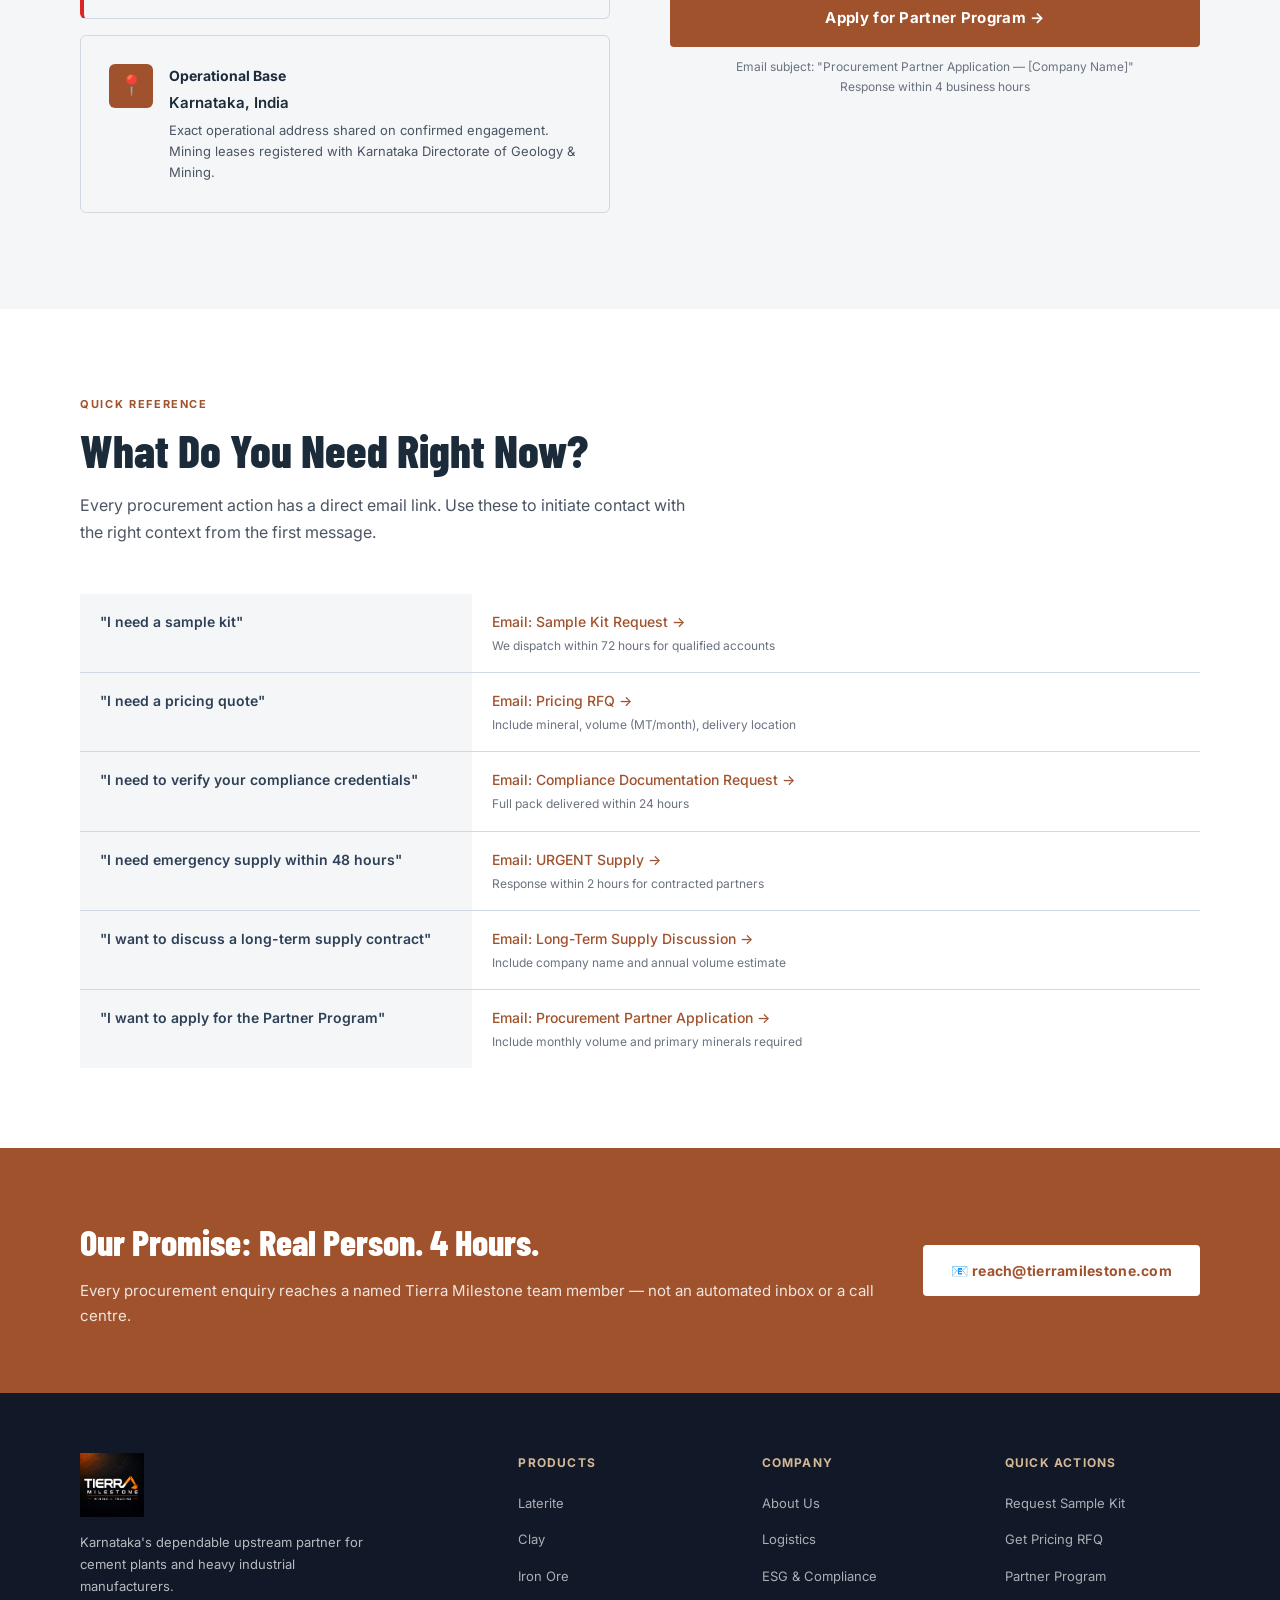
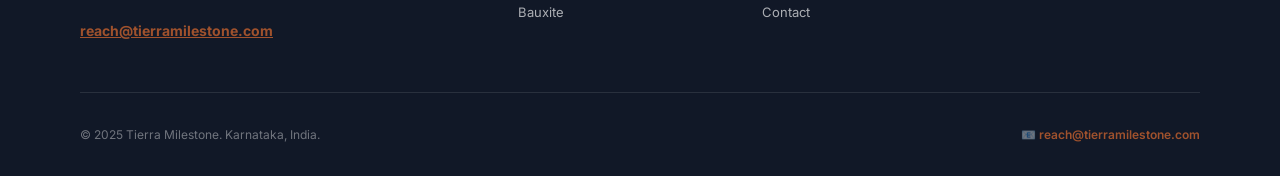
<file: contact.html>
<!DOCTYPE html>
<html lang="en">
<head>
<meta charset="UTF-8">
<meta name="viewport" content="width=device-width, initial-scale=1.0">
<title>Contact & Partner Program — Tierra Milestone</title>
<meta name="description" content="Contact Tierra Milestone's procurement team. Request sample kits, pricing RFQs, compliance packs or apply for the Procurement Partner Program.">
<link rel="stylesheet" href="style.css">
</head>
<body>

<nav>
  <a href="index.html" class="nav-logo"><img src="Logo.jpeg" alt="Tierra Milestone" class="nav-logo-img"></a>
  <ul class="nav-links">
    <li><a href="index.html">Home</a></li>
    <li><a href="products.html">Products & Specs</a></li>
    <li><a href="logistics.html">Sourcing & Logistics</a></li>
    <li><a href="compliance.html">ESG & Compliance</a></li>
    <li><a href="about.html">About</a></li>
    <li><a href="contact.html" class="nav-cta active">Request Sample Kit</a></li>
  </ul>
</nav>

<div class="breadcrumb"><a href="index.html">Home</a> › Contact & Partner Program</div>

<!-- CONTACT HERO -->
<div class="page-hero" style="background-image:url('Img2.jpeg'); height:360px;">
  <div class="page-hero-content">
    <span class="hero-tag">Procurement Enquiries · Partner Program · Emergency Supply</span>
    <h1>Talk to a Procurement<br>Specialist — Not a Bot.</h1>
    <p>Reach a real person within 4 business hours for all procurement enquiries, sample requests, and supply discussions.</p>
  </div>
</div>

<!-- CONTACT GRID -->
<section class="section-light">
  <div class="contact-grid">
    <div>
      <span class="section-tag">DIRECT CONTACT</span>
      <h2 class="section-title dark" style="margin-bottom:32px;">How to Reach Us</h2>

      <div class="contact-card">
        <div class="contact-icon">📧</div>
        <div>
          <h4>Primary Contact — Email</h4>
          <a href="mailto:reach@tierramilestone.com">reach@tierramilestone.com</a>
          <p>Response within 4 business hours for all procurement enquiries.</p>
        </div>
      </div>

      <div class="contact-card">
        <div class="contact-icon">📦</div>
        <div>
          <h4>Request a Sample Kit</h4>
          <a href="mailto:reach@tierramilestone.com?subject=Sample%20Kit%20Request">Email with subject: "Sample Kit Request — [Mineral Name]"</a>
          <p>We dispatch sample kits within 72 hours of confirmation for qualified accounts.</p>
        </div>
      </div>

      <div class="contact-card">
        <div class="contact-icon">💰</div>
        <div>
          <h4>Pricing Quotation / RFQ</h4>
          <a href="mailto:reach@tierramilestone.com?subject=Pricing%20Quotation%20Request">Email with subject: "Pricing RFQ — [Plant Name / Location]"</a>
          <p>Include mineral, approximate volume (MT/month), and delivery location for a same-day indicative quote.</p>
        </div>
      </div>

      <div class="contact-card">
        <div class="contact-icon">📋</div>
        <div>
          <h4>Compliance Documentation</h4>
          <a href="mailto:reach@tierramilestone.com?subject=Compliance%20Documentation%20Request">Email with subject: "Compliance Documentation Request"</a>
          <p>Full compliance pack — leases, EC, KSPCB, lab accreditation — delivered within 24 hours.</p>
        </div>
      </div>

      <div class="contact-card" style="border-left:4px solid #DC2626;">
        <div class="contact-icon" style="background:#DC2626;">🚨</div>
        <div>
          <h4>Emergency Supply Requirement</h4>
          <a href="mailto:reach@tierramilestone.com?subject=URGENT%20Emergency%20Supply%20Requirement">Email with subject: "URGENT Supply — [Mineral] [MT Required]"</a>
          <p>For contracted partners, we target 48-hour emergency dispatch mobilisation. Response within 2 hours.</p>
        </div>
      </div>

      <div class="contact-card">
        <div class="contact-icon">📍</div>
        <div>
          <h4>Operational Base</h4>
          <p style="font-size:15px; font-weight:600; color:var(--slate);">Karnataka, India</p>
          <p>Exact operational address shared on confirmed engagement. Mining leases registered with Karnataka Directorate of Geology & Mining.</p>
        </div>
      </div>
    </div>

    <!-- PARTNER PROGRAM SIDE -->
    <div>
      <span class="section-tag">PARTNER PROGRAM</span>
      <h2 class="section-title dark" style="margin-bottom:20px;">Apply for the Procurement Partner Program</h2>
      <p style="font-size:15px; color:#4B5563; line-height:1.7; margin-bottom:24px;">Our Procurement Partner Program is an invitation-only framework for cement plants and industrial manufacturers seeking a contracted, specification-guaranteed supply relationship.</p>

      <div style="background:var(--slate); border-radius:8px; padding:36px; margin-bottom:24px;">
        <h3 style="font-family:var(--display); font-size:22px; font-weight:800; color:var(--white); margin-bottom:20px;">Partner Program Benefits</h3>
        <ul style="list-style:none;">
          <li style="padding:10px 0; border-bottom:1px solid rgba(255,255,255,0.08); color:rgba(255,255,255,0.78); font-size:14px;"><span style="color:var(--clay); font-weight:700;">⚡ Priority Allocation</span> — First access to certified stock during supply-tight periods</li>
          <li style="padding:10px 0; border-bottom:1px solid rgba(255,255,255,0.08); color:rgba(255,255,255,0.78); font-size:14px;"><span style="color:var(--clay); font-weight:700;">🔒 Locked Pricing Windows</span> — 3–12 month price-stability agreements</li>
          <li style="padding:10px 0; border-bottom:1px solid rgba(255,255,255,0.08); color:rgba(255,255,255,0.78); font-size:14px;"><span style="color:var(--clay); font-weight:700;">📊 Quarterly Supply Reviews</span> — Joint QA and logistics planning sessions</li>
          <li style="padding:10px 0; border-bottom:1px solid rgba(255,255,255,0.08); color:rgba(255,255,255,0.78); font-size:14px;"><span style="color:var(--clay); font-weight:700;">💵 Volume Rebate Programme</span> — Quarterly rebates for exceeding committed tonnage</li>
          <li style="padding:10px 0; color:rgba(255,255,255,0.78); font-size:14px;"><span style="color:var(--clay); font-weight:700;">🚨 48-Hour Emergency SLA</span> — Emergency dispatch for contracted accounts</li>
        </ul>
      </div>

      <div style="background:var(--white); border:1px solid var(--mid); border-radius:8px; padding:28px; margin-bottom:20px;">
        <h4 style="font-family:var(--display); font-size:18px; font-weight:700; color:var(--slate); margin-bottom:14px;">Who Should Apply?</h4>
        <ul style="list-style:none;">
          <li style="font-size:14px; color:#374151; padding:6px 0; border-bottom:1px solid var(--mid);">✓ Cement plants consuming 2,000+ MT/month</li>
          <li style="font-size:14px; color:#374151; padding:6px 0; border-bottom:1px solid var(--mid);">✓ Industrial manufacturers needing documented supplier relationships</li>
          <li style="font-size:14px; color:#374151; padding:6px 0; border-bottom:1px solid var(--mid);">✓ Procurement teams replacing unreliable spot-market vendors</li>
          <li style="font-size:14px; color:#374151; padding:6px 0;">✓ Plants planning capacity expansion requiring increased raw material sourcing</li>
        </ul>
      </div>

      <a href="mailto:reach@tierramilestone.com?subject=Procurement%20Partner%20Application" class="btn btn-primary" style="width:100%; justify-content:center; font-size:15px; padding:16px;">
        Apply for Partner Program →
      </a>
      <p style="font-size:12px; color:#6B7280; margin-top:10px; text-align:center;">Email subject: "Procurement Partner Application — [Company Name]"<br>Response within 4 business hours</p>
    </div>
  </div>
</section>

<!-- QUICK ACTION TABLE -->
<section class="section-white">
  <span class="section-tag">QUICK REFERENCE</span>
  <h2 class="section-title dark">What Do You Need Right Now?</h2>
  <p class="section-sub">Every procurement action has a direct email link. Use these to initiate contact with the right context from the first message.</p>

  <table class="qa-table">
    <tr>
      <td>"I need a sample kit"</td>
      <td><a href="mailto:reach@tierramilestone.com?subject=Sample%20Kit%20Request">Email: Sample Kit Request →</a><br><span style="font-size:12px; color:#6B7280;">We dispatch within 72 hours for qualified accounts</span></td>
    </tr>
    <tr>
      <td>"I need a pricing quote"</td>
      <td><a href="mailto:reach@tierramilestone.com?subject=Pricing%20RFQ">Email: Pricing RFQ →</a><br><span style="font-size:12px; color:#6B7280;">Include mineral, volume (MT/month), delivery location</span></td>
    </tr>
    <tr>
      <td>"I need to verify your compliance credentials"</td>
      <td><a href="mailto:reach@tierramilestone.com?subject=Compliance%20Documentation%20Request">Email: Compliance Documentation Request →</a><br><span style="font-size:12px; color:#6B7280;">Full pack delivered within 24 hours</span></td>
    </tr>
    <tr>
      <td>"I need emergency supply within 48 hours"</td>
      <td><a href="mailto:reach@tierramilestone.com?subject=URGENT%20Emergency%20Supply%20Requirement">Email: URGENT Supply →</a><br><span style="font-size:12px; color:#6B7280;">Response within 2 hours for contracted partners</span></td>
    </tr>
    <tr>
      <td>"I want to discuss a long-term supply contract"</td>
      <td><a href="mailto:reach@tierramilestone.com?subject=Long-Term%20Supply%20Discussion">Email: Long-Term Supply Discussion →</a><br><span style="font-size:12px; color:#6B7280;">Include company name and annual volume estimate</span></td>
    </tr>
    <tr>
      <td>"I want to apply for the Partner Program"</td>
      <td><a href="mailto:reach@tierramilestone.com?subject=Procurement%20Partner%20Application">Email: Procurement Partner Application →</a><br><span style="font-size:12px; color:#6B7280;">Include monthly volume and primary minerals required</span></td>
    </tr>
  </table>
</section>

<div class="cta-strip">
  <div>
    <h2>Our Promise: Real Person. 4 Hours.</h2>
    <p>Every procurement enquiry reaches a named Tierra Milestone team member — not an automated inbox or a call centre.</p>
  </div>
  <div class="cta-strip-btns">
    <a href="mailto:reach@tierramilestone.com?subject=General%20Procurement%20Enquiry" class="btn btn-white">📧 reach@tierramilestone.com</a>
  </div>
</div>

<footer>
  <div class="footer-grid">
    <div class="footer-brand"><img src="Logo.jpeg" alt="Tierra Milestone" class="footer-logo-img"><p>Karnataka's dependable upstream partner for cement plants and heavy industrial manufacturers.</p><a href="mailto:reach@tierramilestone.com" style="color:var(--clay); font-weight:700; font-size:14px;">reach@tierramilestone.com</a></div>
    <div class="footer-col"><h4>Products</h4><ul><li><a href="products.html#laterite">Laterite</a></li><li><a href="products.html#clay">Clay</a></li><li><a href="products.html#iron">Iron Ore</a></li><li><a href="products.html#bauxite">Bauxite</a></li></ul></div>
    <div class="footer-col"><h4>Company</h4><ul><li><a href="about.html">About Us</a></li><li><a href="logistics.html">Logistics</a></li><li><a href="compliance.html">ESG & Compliance</a></li><li><a href="contact.html">Contact</a></li></ul></div>
    <div class="footer-col"><h4>Quick Actions</h4><ul><li><a href="mailto:reach@tierramilestone.com?subject=Sample%20Kit%20Request">Request Sample Kit</a></li><li><a href="mailto:reach@tierramilestone.com?subject=Pricing%20Quotation%20Request">Get Pricing RFQ</a></li><li><a href="mailto:reach@tierramilestone.com?subject=Procurement%20Partner%20Application">Partner Program</a></li></ul></div>
  </div>
  <div class="footer-bottom"><span>© 2025 Tierra Milestone. Karnataka, India.</span><span class="footer-contact">📧 <a href="mailto:reach@tierramilestone.com">reach@tierramilestone.com</a></span></div>
</footer>
<a href="https://wa.me/91XXXXXXXXXX" class="whatsapp-btn" target="_blank">💬</a>
</body>
</html>
</file>
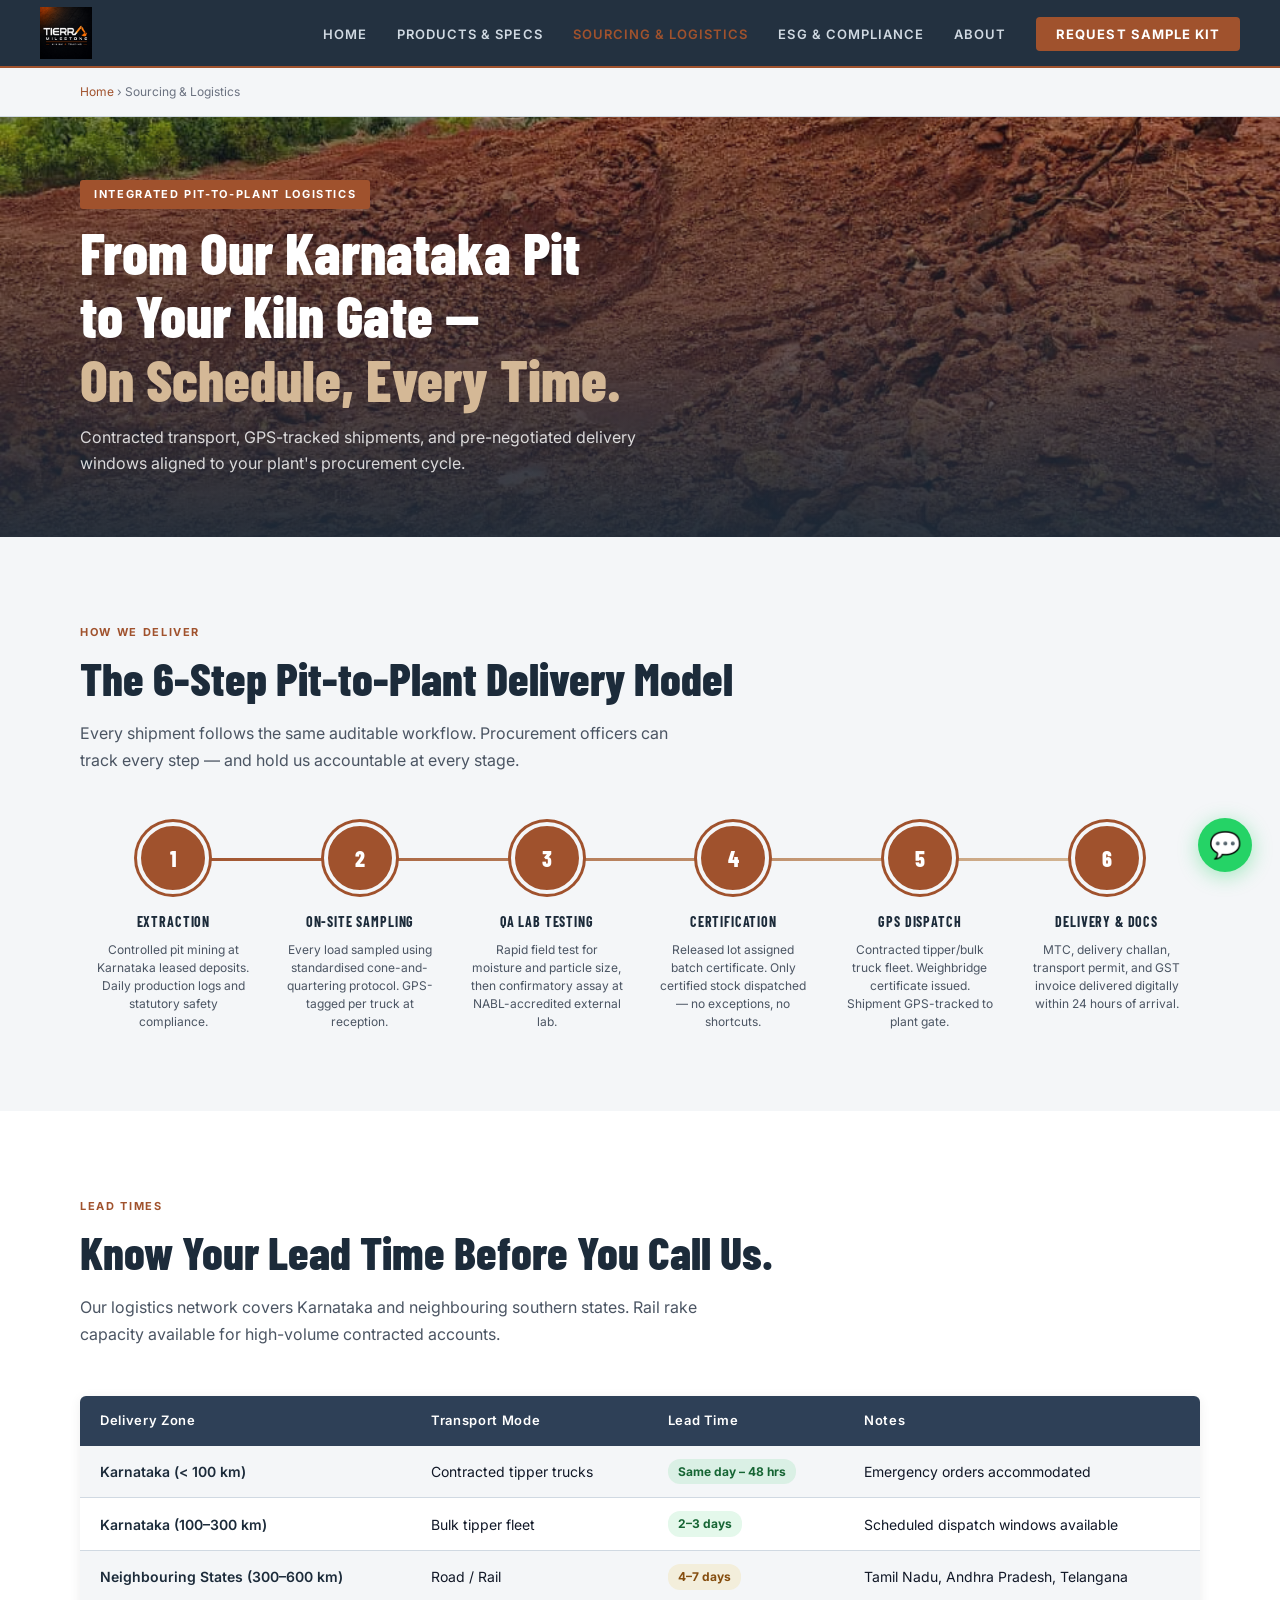
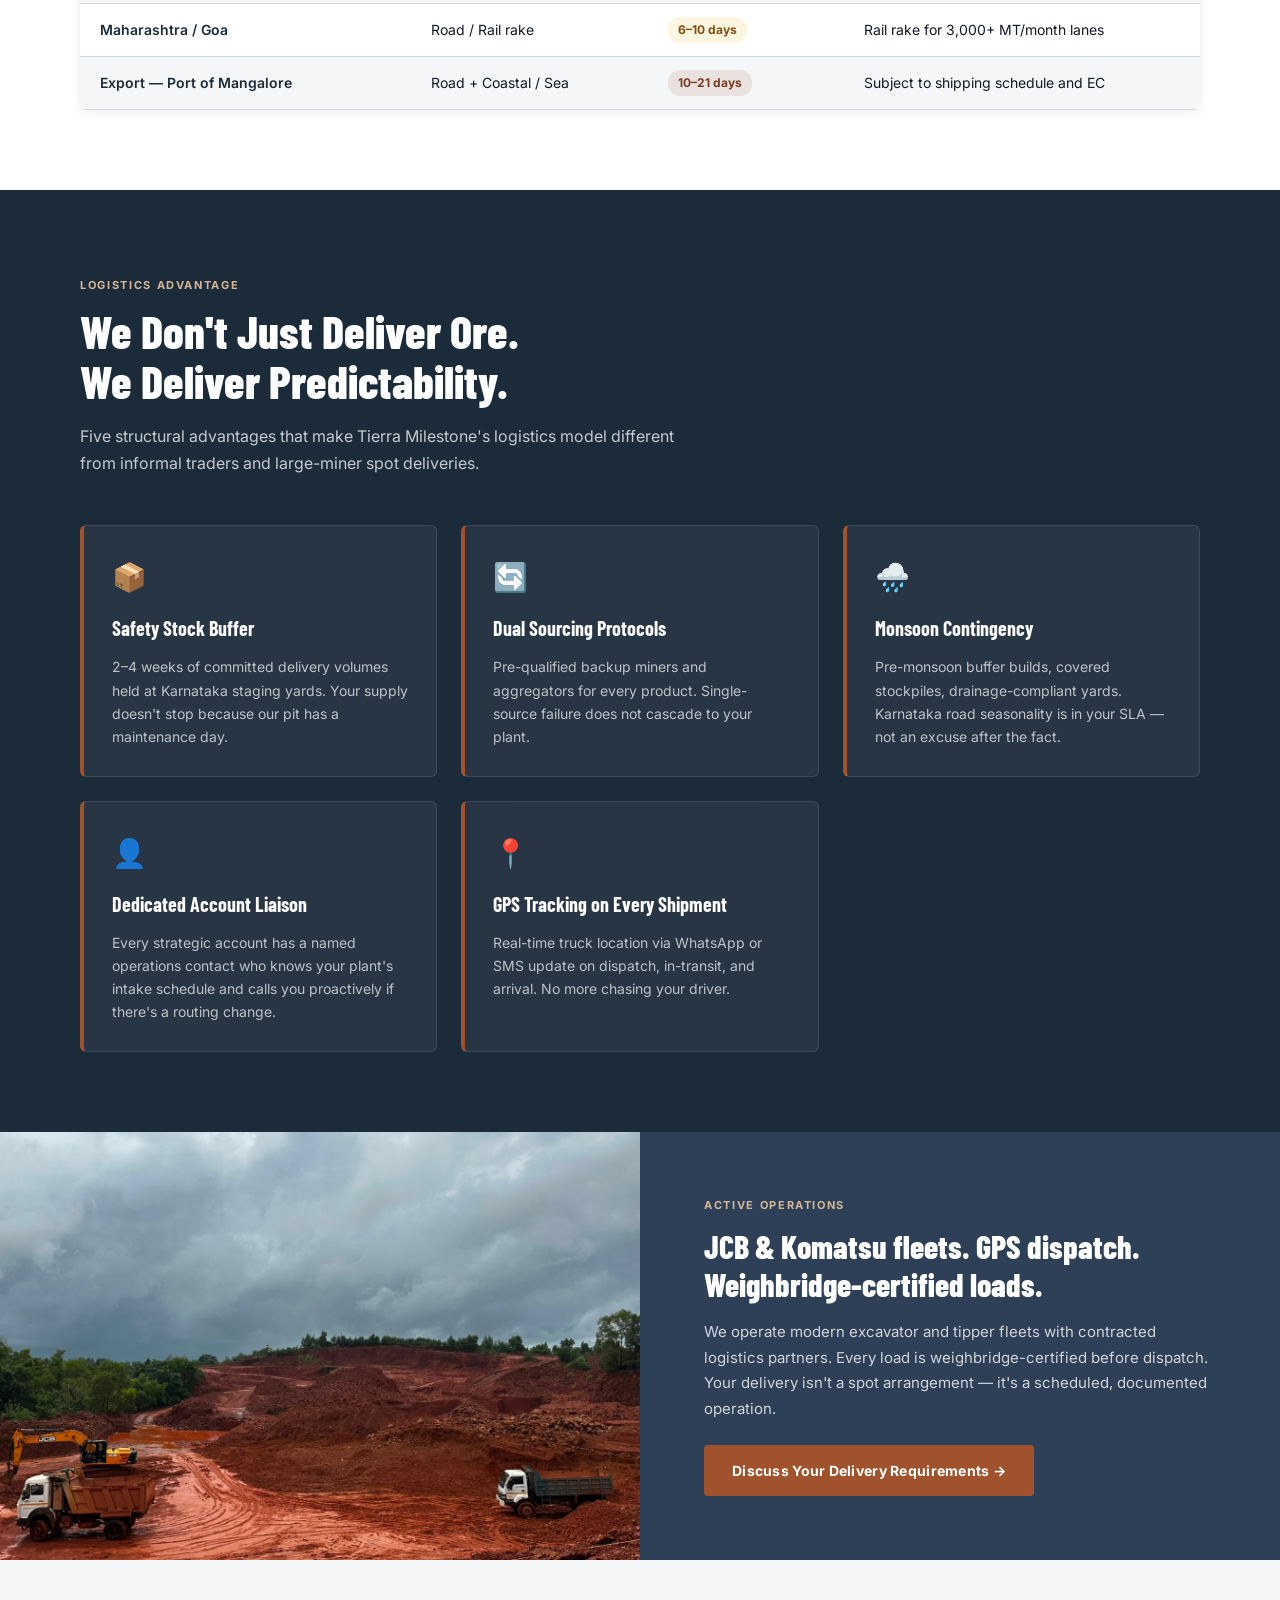
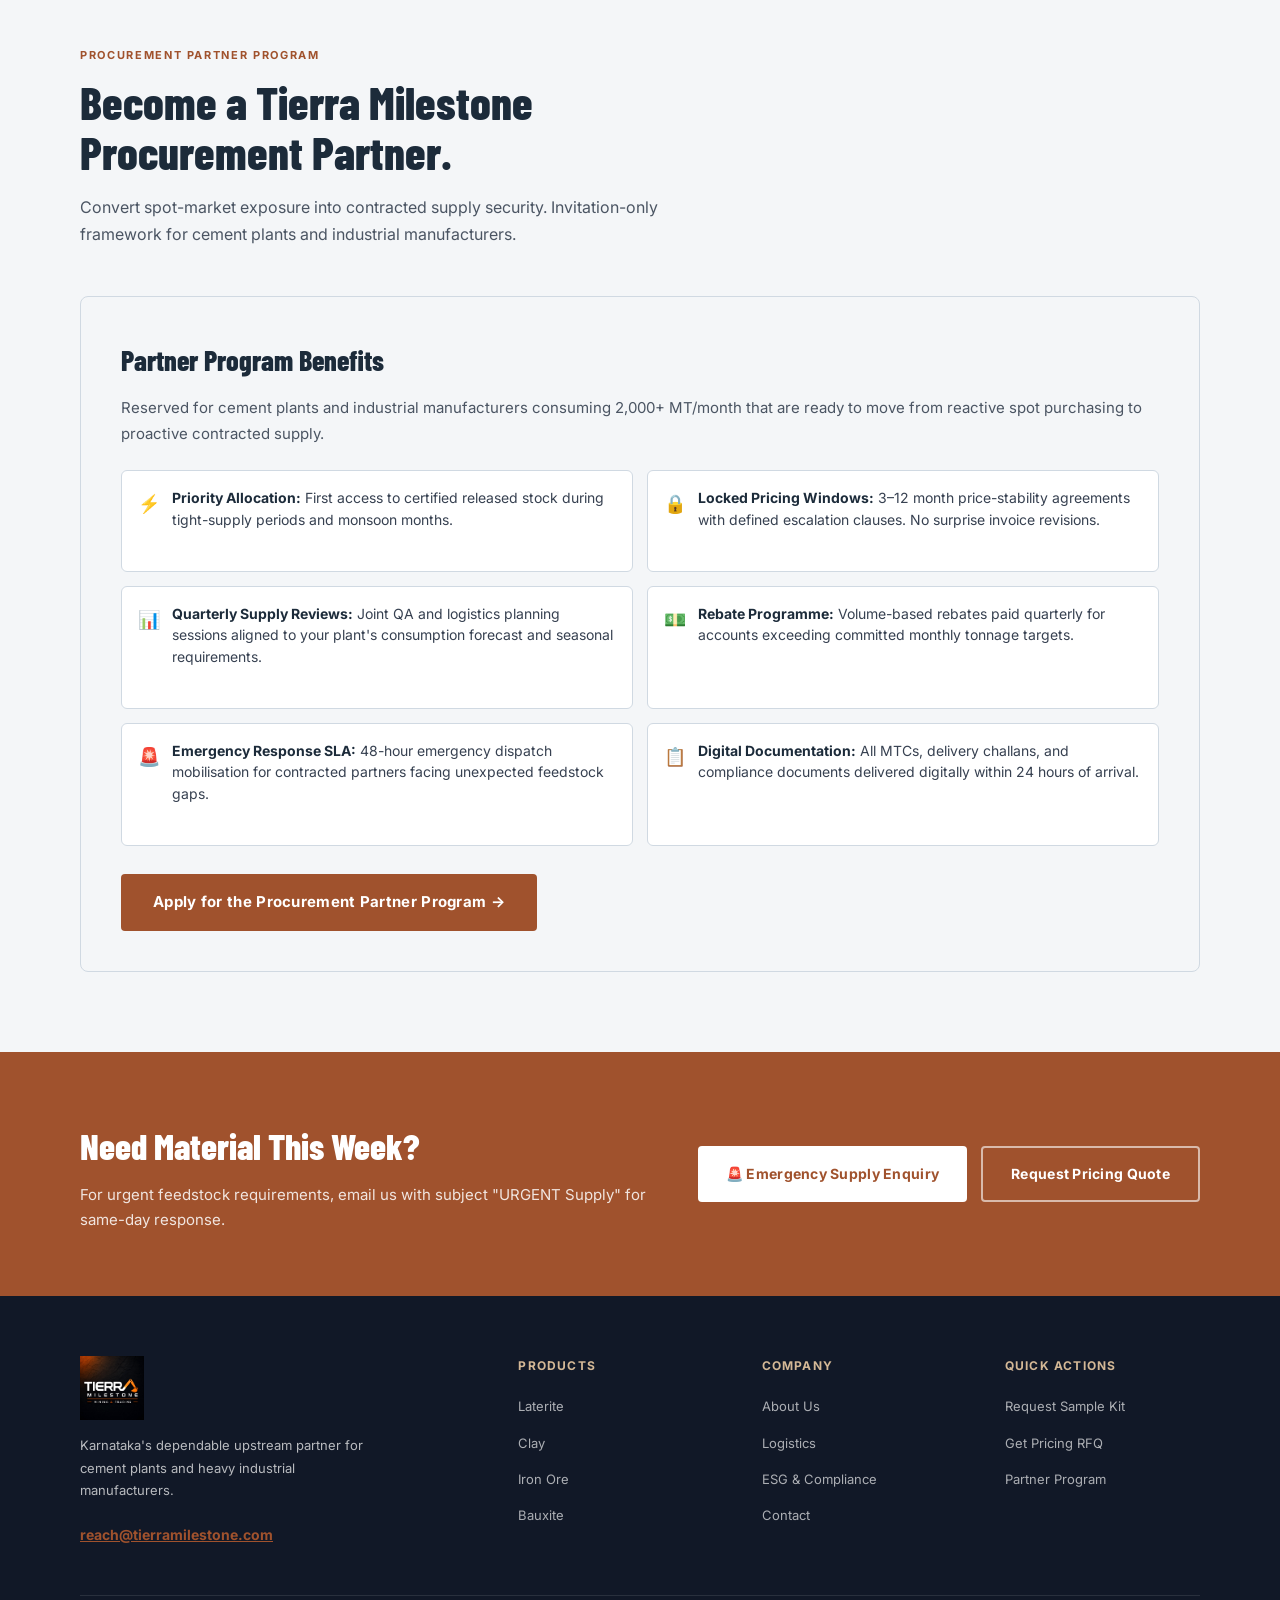
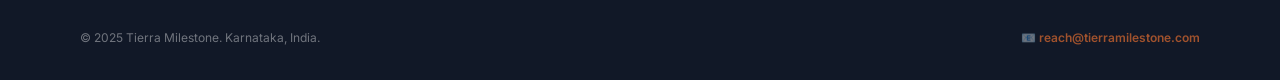
<file: logistics.html>
<!DOCTYPE html>
<html lang="en">
<head>
<meta charset="UTF-8">
<meta name="viewport" content="width=device-width, initial-scale=1.0">
<title>Sourcing & Logistics — Tierra Milestone</title>
<meta name="description" content="Tierra Milestone's pit-to-plant logistics model. GPS-tracked shipments, guaranteed lead times, and contracted delivery windows for cement plants across southern India.">
<link rel="stylesheet" href="style.css">
</head>
<body>

<nav>
  <a href="index.html" class="nav-logo"><img src="Logo.jpeg" alt="Tierra Milestone" class="nav-logo-img"></a>
  <ul class="nav-links">
    <li><a href="index.html">Home</a></li>
    <li><a href="products.html">Products & Specs</a></li>
    <li><a href="logistics.html" class="active">Sourcing & Logistics</a></li>
    <li><a href="compliance.html">ESG & Compliance</a></li>
    <li><a href="about.html">About</a></li>
    <li><a href="contact.html" class="nav-cta">Request Sample Kit</a></li>
  </ul>
</nav>

<div class="breadcrumb"><a href="index.html">Home</a> › Sourcing & Logistics</div>

<div class="page-hero" style="background-image:url('Img9.jpeg');">
  <div class="page-hero-content">
    <span class="hero-tag">Integrated Pit-to-Plant Logistics</span>
    <h1>From Our Karnataka Pit<br>to Your Kiln Gate —<br><span style="color:var(--sand)">On Schedule, Every Time.</span></h1>
    <p>Contracted transport, GPS-tracked shipments, and pre-negotiated delivery windows aligned to your plant's procurement cycle.</p>
  </div>
</div>

<!-- SUPPLY CHAIN FLOW -->
<section class="section-light">
  <span class="section-tag">HOW WE DELIVER</span>
  <h2 class="section-title dark">The 6-Step Pit-to-Plant Delivery Model</h2>
  <p class="section-sub">Every shipment follows the same auditable workflow. Procurement officers can track every step — and hold us accountable at every stage.</p>

  <div class="process-flow">
    <div class="process-step">
      <div class="step-num">1</div>
      <h4>Extraction</h4>
      <p>Controlled pit mining at Karnataka leased deposits. Daily production logs and statutory safety compliance.</p>
    </div>
    <div class="process-step">
      <div class="step-num">2</div>
      <h4>On-Site Sampling</h4>
      <p>Every load sampled using standardised cone-and-quartering protocol. GPS-tagged per truck at reception.</p>
    </div>
    <div class="process-step">
      <div class="step-num">3</div>
      <h4>QA Lab Testing</h4>
      <p>Rapid field test for moisture and particle size, then confirmatory assay at NABL-accredited external lab.</p>
    </div>
    <div class="process-step">
      <div class="step-num">4</div>
      <h4>Certification</h4>
      <p>Released lot assigned batch certificate. Only certified stock dispatched — no exceptions, no shortcuts.</p>
    </div>
    <div class="process-step">
      <div class="step-num">5</div>
      <h4>GPS Dispatch</h4>
      <p>Contracted tipper/bulk truck fleet. Weighbridge certificate issued. Shipment GPS-tracked to plant gate.</p>
    </div>
    <div class="process-step">
      <div class="step-num">6</div>
      <h4>Delivery & Docs</h4>
      <p>MTC, delivery challan, transport permit, and GST invoice delivered digitally within 24 hours of arrival.</p>
    </div>
  </div>
</section>

<!-- LEAD TIME TABLE -->
<section class="section-white">
  <span class="section-tag">LEAD TIMES</span>
  <h2 class="section-title dark">Know Your Lead Time Before You Call Us.</h2>
  <p class="section-sub">Our logistics network covers Karnataka and neighbouring southern states. Rail rake capacity available for high-volume contracted accounts.</p>

  <table class="lt-table">
    <tr>
      <th>Delivery Zone</th>
      <th>Transport Mode</th>
      <th>Lead Time</th>
      <th>Notes</th>
    </tr>
    <tr>
      <td>Karnataka (&lt; 100 km)</td>
      <td>Contracted tipper trucks</td>
      <td><span class="lt-badge lt-fast">Same day – 48 hrs</span></td>
      <td>Emergency orders accommodated</td>
    </tr>
    <tr>
      <td>Karnataka (100–300 km)</td>
      <td>Bulk tipper fleet</td>
      <td><span class="lt-badge lt-fast">2–3 days</span></td>
      <td>Scheduled dispatch windows available</td>
    </tr>
    <tr>
      <td>Neighbouring States (300–600 km)</td>
      <td>Road / Rail</td>
      <td><span class="lt-badge lt-mid">4–7 days</span></td>
      <td>Tamil Nadu, Andhra Pradesh, Telangana</td>
    </tr>
    <tr>
      <td>Maharashtra / Goa</td>
      <td>Road / Rail rake</td>
      <td><span class="lt-badge lt-mid">6–10 days</span></td>
      <td>Rail rake for 3,000+ MT/month lanes</td>
    </tr>
    <tr>
      <td>Export — Port of Mangalore</td>
      <td>Road + Coastal / Sea</td>
      <td><span class="lt-badge lt-slow">10–21 days</span></td>
      <td>Subject to shipping schedule and EC</td>
    </tr>
  </table>
</section>

<!-- WHY DIFFERENT -->
<section class="section-slate">
  <span class="section-tag section-tag-light">LOGISTICS ADVANTAGE</span>
  <h2 class="section-title light">We Don't Just Deliver Ore.<br>We Deliver Predictability.</h2>
  <p class="section-sub light">Five structural advantages that make Tierra Milestone's logistics model different from informal traders and large-miner spot deliveries.</p>

  <div style="display:grid; grid-template-columns: repeat(auto-fit, minmax(300px, 1fr)); gap:24px; margin-top:48px;">
    <div style="background:rgba(255,255,255,0.05); border:1px solid rgba(255,255,255,0.1); border-radius:6px; padding:28px; border-left:4px solid var(--clay);">
      <div style="font-size:28px; margin-bottom:12px;">📦</div>
      <h4 style="font-family:var(--display); font-size:20px; font-weight:700; color:var(--white); margin-bottom:10px;">Safety Stock Buffer</h4>
      <p style="font-size:14px; color:rgba(255,255,255,0.7); line-height:1.65;">2–4 weeks of committed delivery volumes held at Karnataka staging yards. Your supply doesn't stop because our pit has a maintenance day.</p>
    </div>
    <div style="background:rgba(255,255,255,0.05); border:1px solid rgba(255,255,255,0.1); border-radius:6px; padding:28px; border-left:4px solid var(--clay);">
      <div style="font-size:28px; margin-bottom:12px;">🔄</div>
      <h4 style="font-family:var(--display); font-size:20px; font-weight:700; color:var(--white); margin-bottom:10px;">Dual Sourcing Protocols</h4>
      <p style="font-size:14px; color:rgba(255,255,255,0.7); line-height:1.65;">Pre-qualified backup miners and aggregators for every product. Single-source failure does not cascade to your plant.</p>
    </div>
    <div style="background:rgba(255,255,255,0.05); border:1px solid rgba(255,255,255,0.1); border-radius:6px; padding:28px; border-left:4px solid var(--clay);">
      <div style="font-size:28px; margin-bottom:12px;">🌧️</div>
      <h4 style="font-family:var(--display); font-size:20px; font-weight:700; color:var(--white); margin-bottom:10px;">Monsoon Contingency</h4>
      <p style="font-size:14px; color:rgba(255,255,255,0.7); line-height:1.65;">Pre-monsoon buffer builds, covered stockpiles, drainage-compliant yards. Karnataka road seasonality is in your SLA — not an excuse after the fact.</p>
    </div>
    <div style="background:rgba(255,255,255,0.05); border:1px solid rgba(255,255,255,0.1); border-radius:6px; padding:28px; border-left:4px solid var(--clay);">
      <div style="font-size:28px; margin-bottom:12px;">👤</div>
      <h4 style="font-family:var(--display); font-size:20px; font-weight:700; color:var(--white); margin-bottom:10px;">Dedicated Account Liaison</h4>
      <p style="font-size:14px; color:rgba(255,255,255,0.7); line-height:1.65;">Every strategic account has a named operations contact who knows your plant's intake schedule and calls you proactively if there's a routing change.</p>
    </div>
    <div style="background:rgba(255,255,255,0.05); border:1px solid rgba(255,255,255,0.1); border-radius:6px; padding:28px; border-left:4px solid var(--clay);">
      <div style="font-size:28px; margin-bottom:12px;">📍</div>
      <h4 style="font-family:var(--display); font-size:20px; font-weight:700; color:var(--white); margin-bottom:10px;">GPS Tracking on Every Shipment</h4>
      <p style="font-size:14px; color:rgba(255,255,255,0.7); line-height:1.65;">Real-time truck location via WhatsApp or SMS update on dispatch, in-transit, and arrival. No more chasing your driver.</p>
    </div>
  </div>
</section>

<!-- ACTIVE OPERATIONS IMAGE -->
<div style="display:grid; grid-template-columns:1fr 1fr; min-height:360px;">
  <div style="overflow:hidden;">
    <img src="Img1.jpeg" alt="JCB excavator loading trucks at Tierra Milestone Karnataka mining site" style="width:100%; height:100%; object-fit:cover; display:block;">
  </div>
  <div style="background:var(--iron); padding:64px; display:flex; flex-direction:column; justify-content:center;">
    <span class="section-tag section-tag-light">ACTIVE OPERATIONS</span>
    <h2 style="font-family:var(--display); font-size:32px; font-weight:800; color:var(--white); margin-bottom:16px; line-height:1.2;">JCB & Komatsu fleets. GPS dispatch. Weighbridge-certified loads.</h2>
    <p style="font-size:15px; color:rgba(255,255,255,0.78); line-height:1.7; margin-bottom:24px;">We operate modern excavator and tipper fleets with contracted logistics partners. Every load is weighbridge-certified before dispatch. Your delivery isn't a spot arrangement — it's a scheduled, documented operation.</p>
    <a href="mailto:reach@tierramilestone.com?subject=Logistics%20Discussion" class="btn btn-primary" style="align-self:flex-start;">Discuss Your Delivery Requirements →</a>
  </div>
</div>

<!-- PARTNER PROGRAM -->
<section class="section-light">
  <span class="section-tag">PROCUREMENT PARTNER PROGRAM</span>
  <h2 class="section-title dark">Become a Tierra Milestone<br>Procurement Partner.</h2>
  <p class="section-sub">Convert spot-market exposure into contracted supply security. Invitation-only framework for cement plants and industrial manufacturers.</p>

  <div class="partner-box">
    <h3>Partner Program Benefits</h3>
    <p>Reserved for cement plants and industrial manufacturers consuming 2,000+ MT/month that are ready to move from reactive spot purchasing to proactive contracted supply.</p>
    <div class="partner-bullets">
      <div class="partner-bullet">
        <span class="pb-icon">⚡</span>
        <p><strong>Priority Allocation:</strong> First access to certified released stock during tight-supply periods and monsoon months.</p>
      </div>
      <div class="partner-bullet">
        <span class="pb-icon">🔒</span>
        <p><strong>Locked Pricing Windows:</strong> 3–12 month price-stability agreements with defined escalation clauses. No surprise invoice revisions.</p>
      </div>
      <div class="partner-bullet">
        <span class="pb-icon">📊</span>
        <p><strong>Quarterly Supply Reviews:</strong> Joint QA and logistics planning sessions aligned to your plant's consumption forecast and seasonal requirements.</p>
      </div>
      <div class="partner-bullet">
        <span class="pb-icon">💵</span>
        <p><strong>Rebate Programme:</strong> Volume-based rebates paid quarterly for accounts exceeding committed monthly tonnage targets.</p>
      </div>
      <div class="partner-bullet">
        <span class="pb-icon">🚨</span>
        <p><strong>Emergency Response SLA:</strong> 48-hour emergency dispatch mobilisation for contracted partners facing unexpected feedstock gaps.</p>
      </div>
      <div class="partner-bullet">
        <span class="pb-icon">📋</span>
        <p><strong>Digital Documentation:</strong> All MTCs, delivery challans, and compliance documents delivered digitally within 24 hours of arrival.</p>
      </div>
    </div>
    <a href="mailto:reach@tierramilestone.com?subject=Procurement%20Partner%20Application" class="btn btn-primary" style="font-size:15px; padding:16px 32px;">Apply for the Procurement Partner Program →</a>
  </div>
</section>

<div class="cta-strip">
  <div>
    <h2>Need Material This Week?</h2>
    <p>For urgent feedstock requirements, email us with subject "URGENT Supply" for same-day response.</p>
  </div>
  <div class="cta-strip-btns">
    <a href="mailto:reach@tierramilestone.com?subject=URGENT%20Emergency%20Supply%20Requirement" class="btn btn-white">🚨 Emergency Supply Enquiry</a>
    <a href="mailto:reach@tierramilestone.com?subject=Pricing%20Quotation%20Request" class="btn btn-ghost-white">Request Pricing Quote</a>
  </div>
</div>

<footer>
  <div class="footer-grid">
    <div class="footer-brand"><img src="Logo.jpeg" alt="Tierra Milestone" class="footer-logo-img"><p>Karnataka's dependable upstream partner for cement plants and heavy industrial manufacturers.</p><a href="mailto:reach@tierramilestone.com" style="color:var(--clay); font-weight:700; font-size:14px;">reach@tierramilestone.com</a></div>
    <div class="footer-col"><h4>Products</h4><ul><li><a href="products.html#laterite">Laterite</a></li><li><a href="products.html#clay">Clay</a></li><li><a href="products.html#iron">Iron Ore</a></li><li><a href="products.html#bauxite">Bauxite</a></li></ul></div>
    <div class="footer-col"><h4>Company</h4><ul><li><a href="about.html">About Us</a></li><li><a href="logistics.html">Logistics</a></li><li><a href="compliance.html">ESG & Compliance</a></li><li><a href="contact.html">Contact</a></li></ul></div>
    <div class="footer-col"><h4>Quick Actions</h4><ul><li><a href="mailto:reach@tierramilestone.com?subject=Sample%20Kit%20Request">Request Sample Kit</a></li><li><a href="mailto:reach@tierramilestone.com?subject=Pricing%20Quotation%20Request">Get Pricing RFQ</a></li><li><a href="contact.html">Partner Program</a></li></ul></div>
  </div>
  <div class="footer-bottom"><span>© 2025 Tierra Milestone. Karnataka, India.</span><span class="footer-contact">📧 <a href="mailto:reach@tierramilestone.com">reach@tierramilestone.com</a></span></div>
</footer>
<a href="https://wa.me/91XXXXXXXXXX" class="whatsapp-btn" target="_blank">💬</a>
</body>
</html>
</file>
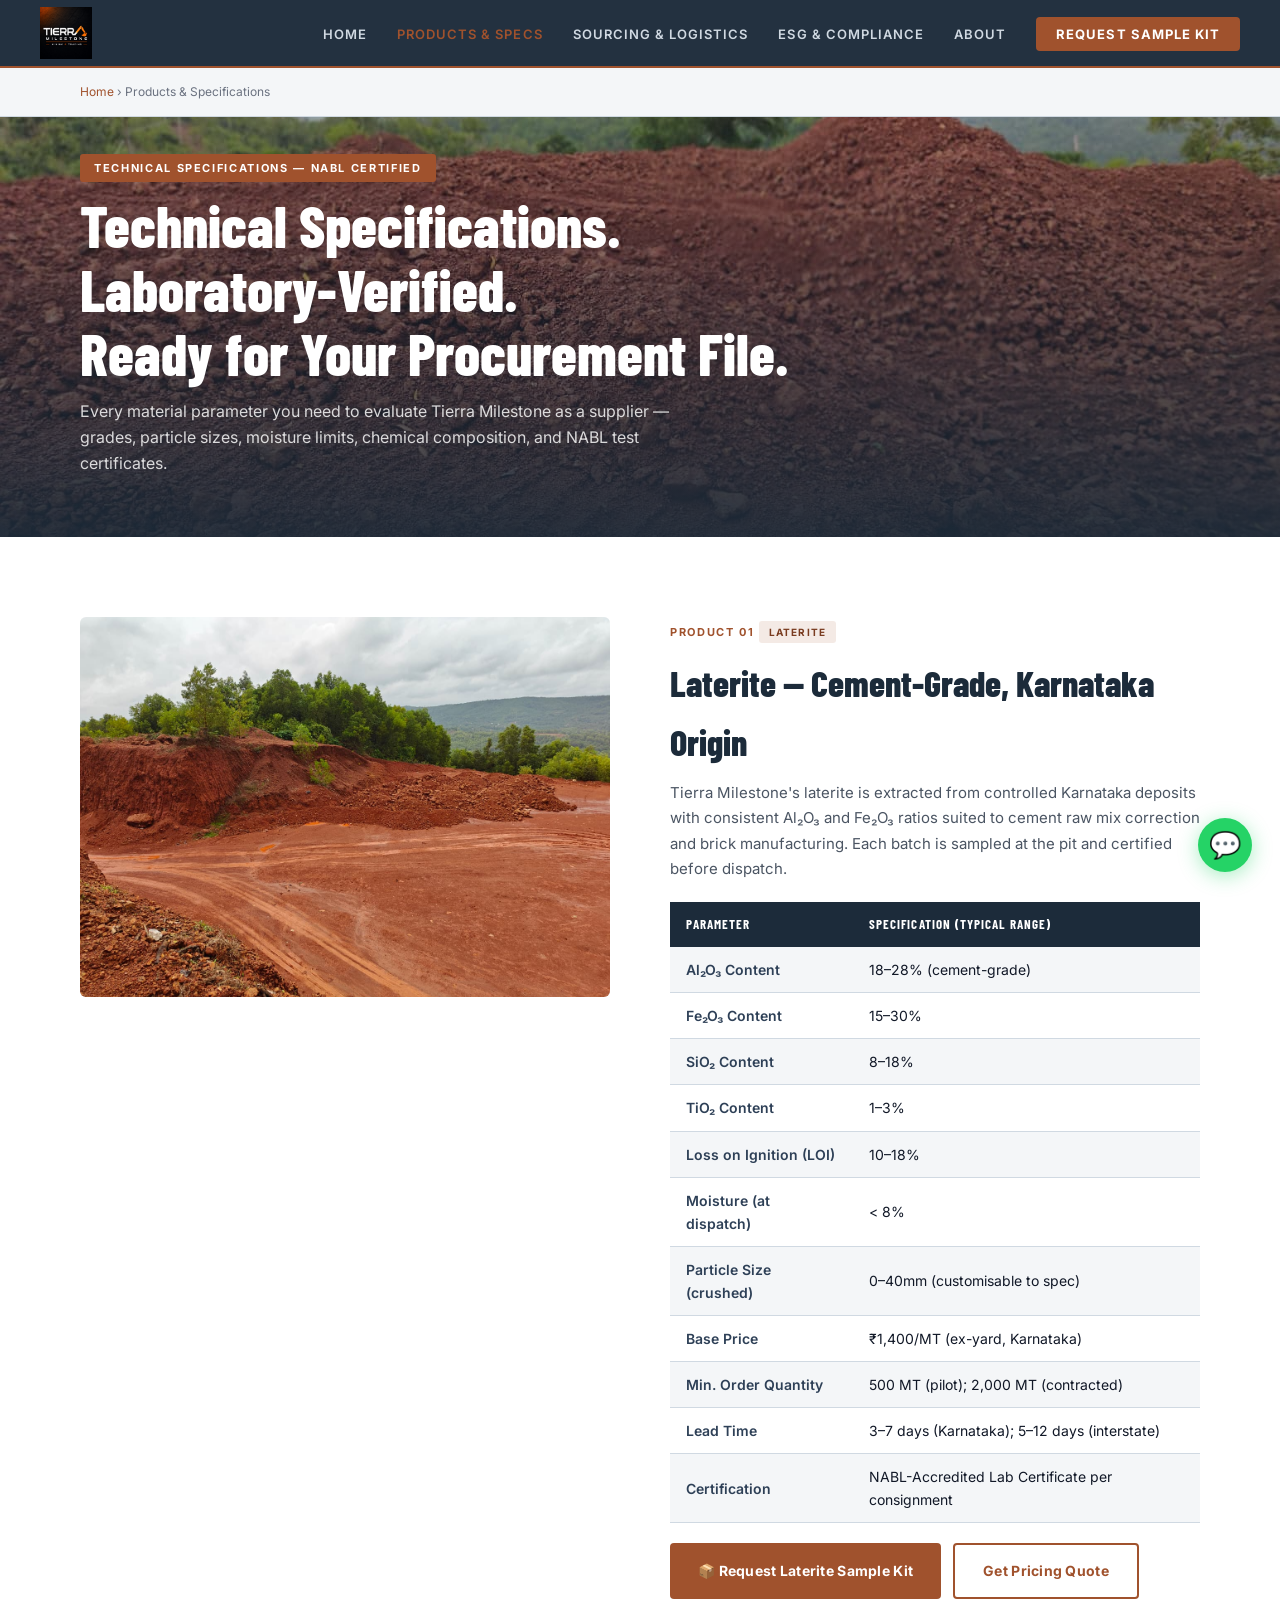
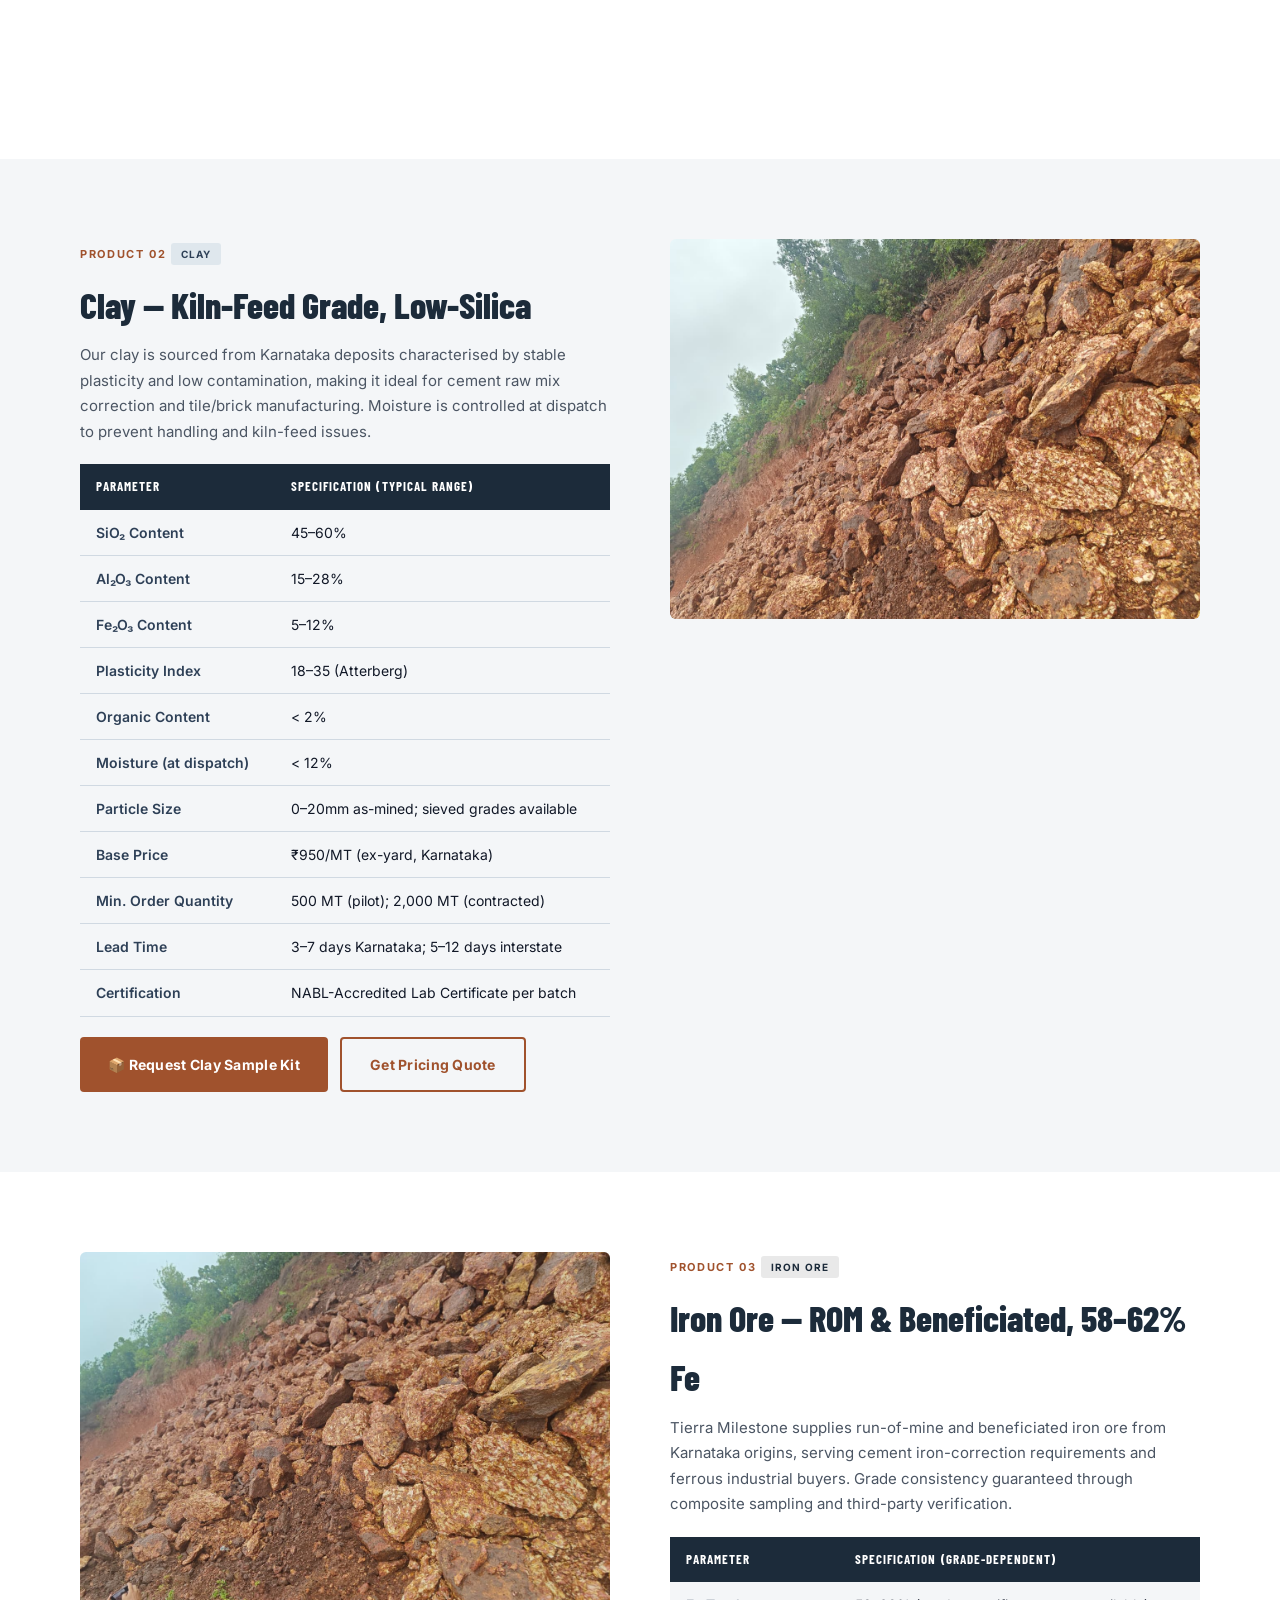
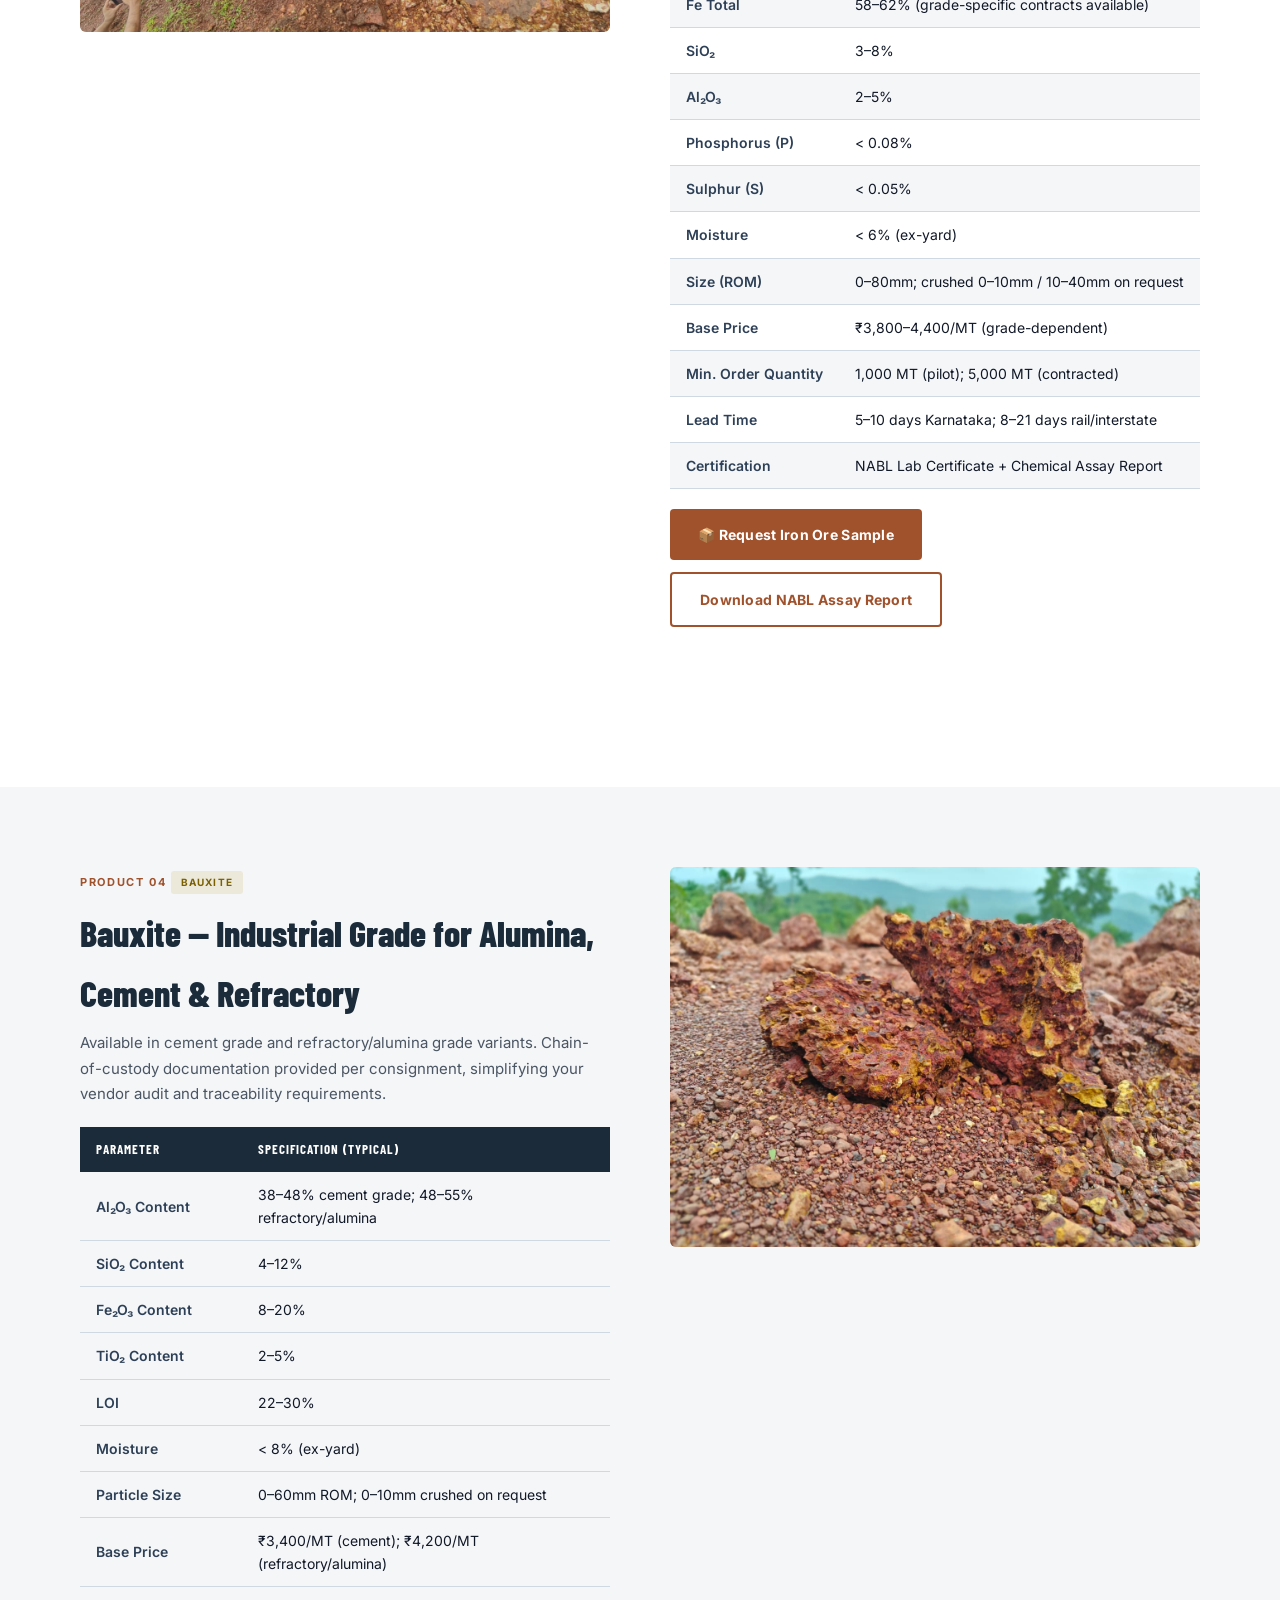
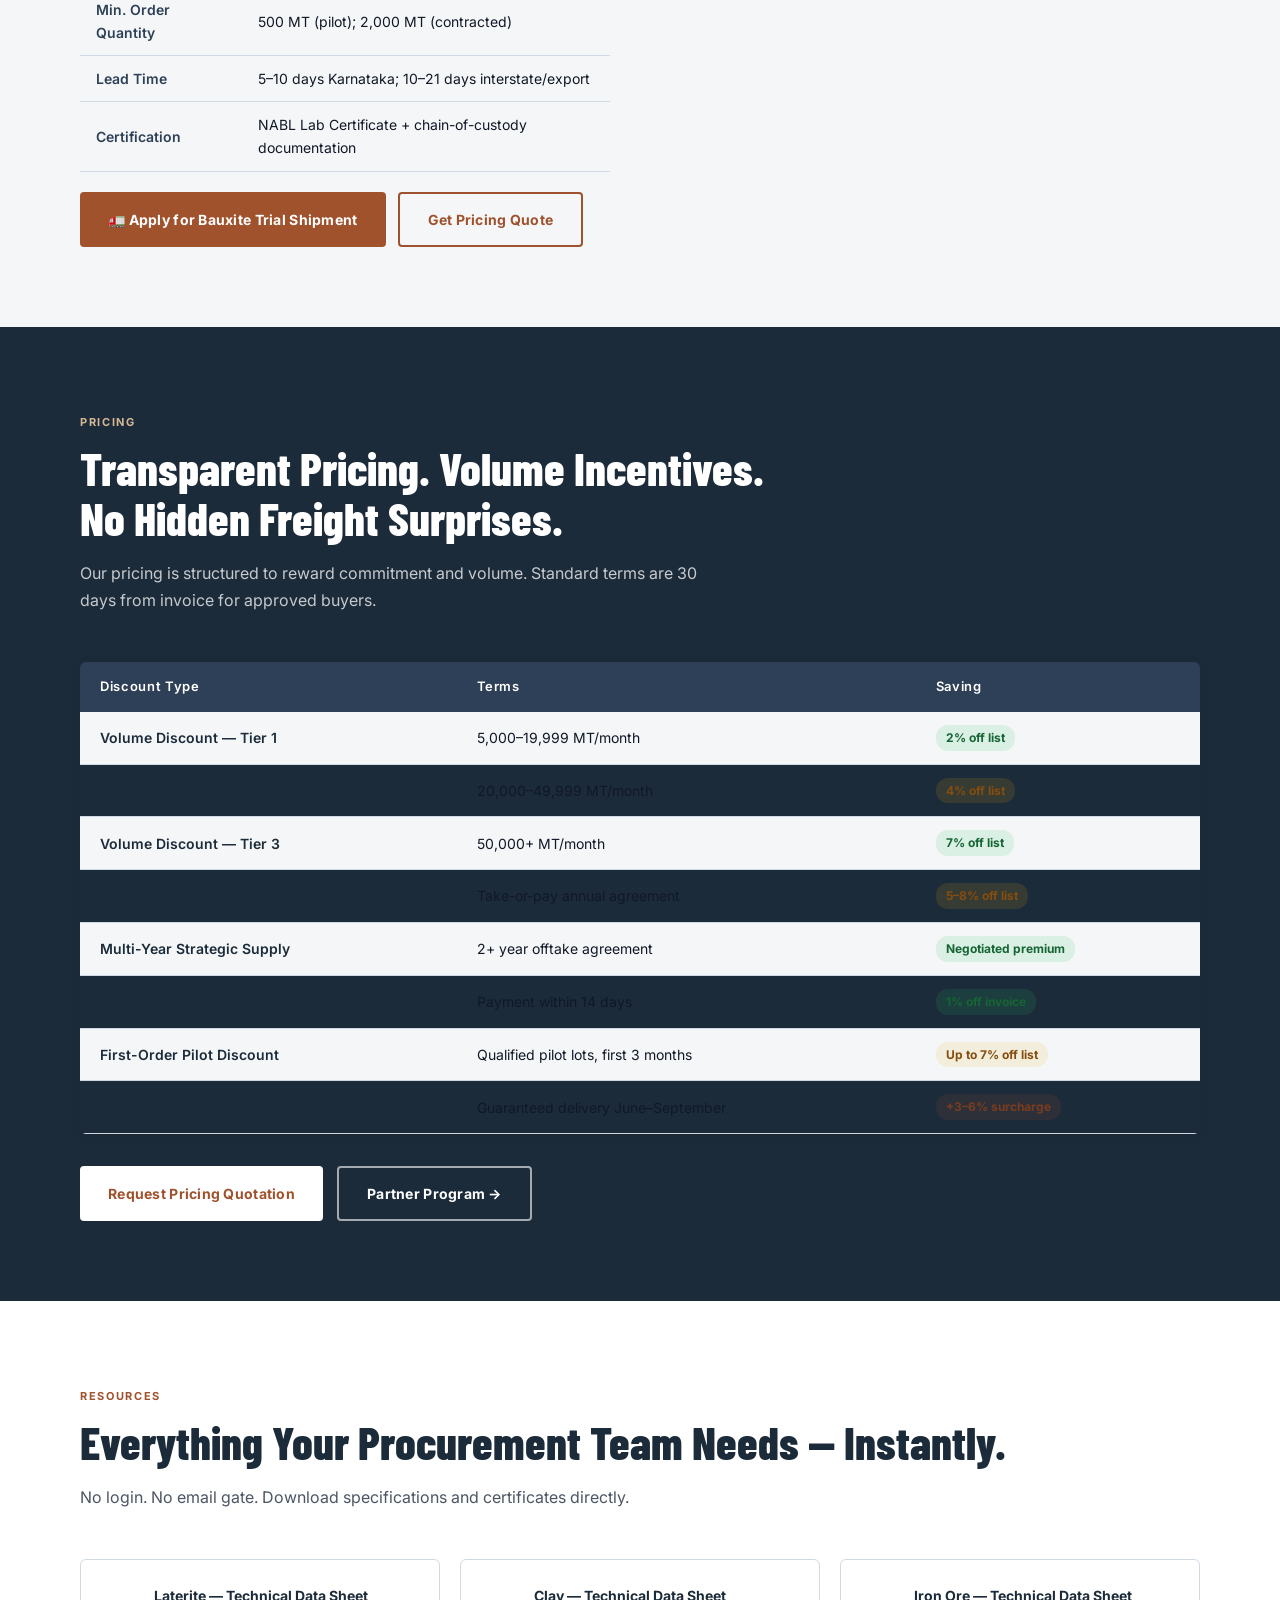
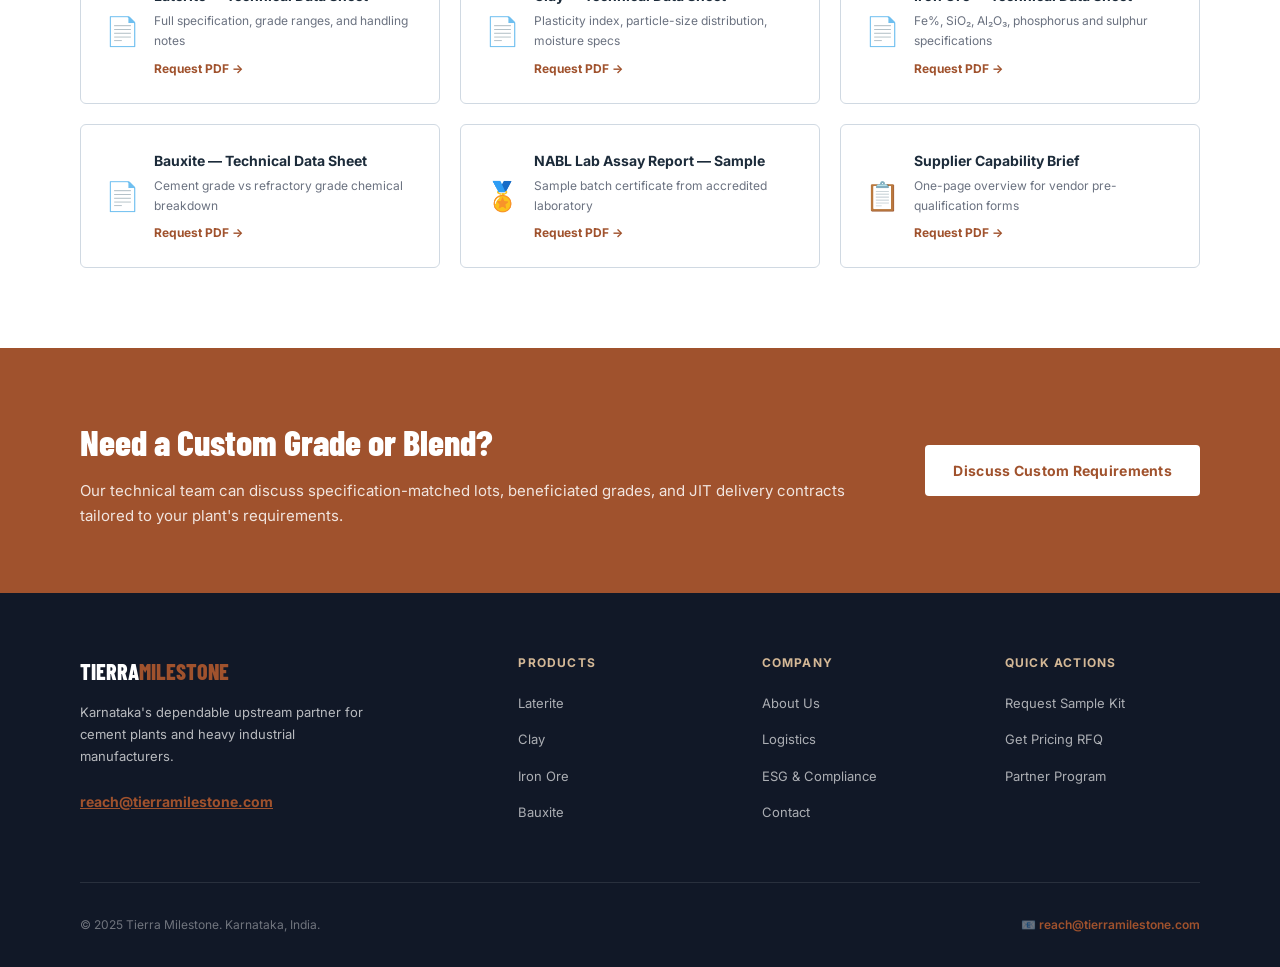
<file: products.html>
<!DOCTYPE html>
<html lang="en">
<head>
<meta charset="UTF-8">
<meta name="viewport" content="width=device-width, initial-scale=1.0">
<title>Products & Specifications — Tierra Milestone Industrial Minerals</title>
<meta name="description" content="Technical specifications for Laterite, Clay, Iron Ore and Bauxite from Tierra Milestone. NABL-certified grades for cement plants and heavy industry.">
<link rel="stylesheet" href="style.css">
</head>
<body>

<nav>
  <a href="index.html" class="nav-logo"><img src="Logo.jpeg" alt="Tierra Milestone" class="nav-logo-img"></a>
  <ul class="nav-links">
    <li><a href="index.html">Home</a></li>
    <li><a href="products.html" class="active">Products & Specs</a></li>
    <li><a href="logistics.html">Sourcing & Logistics</a></li>
    <li><a href="compliance.html">ESG & Compliance</a></li>
    <li><a href="about.html">About</a></li>
    <li><a href="contact.html" class="nav-cta">Request Sample Kit</a></li>
  </ul>
</nav>

<div class="breadcrumb">
  <a href="index.html">Home</a> › Products & Specifications
</div>

<div class="page-hero" style="background-image:url('Img6.jpeg');">
  <div class="page-hero-content">
    <span class="hero-tag">Technical Specifications — NABL Certified</span>
    <h1>Technical Specifications.<br>Laboratory-Verified.<br>Ready for Your Procurement File.</h1>
    <p>Every material parameter you need to evaluate Tierra Milestone as a supplier — grades, particle sizes, moisture limits, chemical composition, and NABL test certificates.</p>
  </div>
</div>

<!-- LATERITE -->
<section class="section-white" id="laterite">
  <div class="product-detail">
    <div class="product-detail-img">
      <img src="Img0.jpeg" alt="Laterite ore stockpile at Tierra Milestone Karnataka mining site">
    </div>
    <div class="product-detail-info">
      <span class="section-tag">PRODUCT 01</span>
      <span class="product-accent accent-laterite" style="margin-bottom:8px; display:inline-block;">Laterite</span>
      <h2>Laterite — Cement-Grade, Karnataka Origin</h2>
      <p>Tierra Milestone's laterite is extracted from controlled Karnataka deposits with consistent Al₂O₃ and Fe₂O₃ ratios suited to cement raw mix correction and brick manufacturing. Each batch is sampled at the pit and certified before dispatch.</p>
      <table class="spec-table">
        <tr><th>Parameter</th><th>Specification (Typical Range)</th></tr>
        <tr><td>Al₂O₃ Content</td><td>18–28% (cement-grade)</td></tr>
        <tr><td>Fe₂O₃ Content</td><td>15–30%</td></tr>
        <tr><td>SiO₂ Content</td><td>8–18%</td></tr>
        <tr><td>TiO₂ Content</td><td>1–3%</td></tr>
        <tr><td>Loss on Ignition (LOI)</td><td>10–18%</td></tr>
        <tr><td>Moisture (at dispatch)</td><td>&lt; 8%</td></tr>
        <tr><td>Particle Size (crushed)</td><td>0–40mm (customisable to spec)</td></tr>
        <tr><td>Base Price</td><td>₹1,400/MT (ex-yard, Karnataka)</td></tr>
        <tr><td>Min. Order Quantity</td><td>500 MT (pilot); 2,000 MT (contracted)</td></tr>
        <tr><td>Lead Time</td><td>3–7 days (Karnataka); 5–12 days (interstate)</td></tr>
        <tr><td>Certification</td><td>NABL-Accredited Lab Certificate per consignment</td></tr>
      </table>
      <div style="margin-top:20px; display:flex; gap:12px; flex-wrap:wrap;">
        <a href="mailto:reach@tierramilestone.com?subject=Laterite%20Sample%20Request" class="btn btn-primary">📦 Request Laterite Sample Kit</a>
        <a href="mailto:reach@tierramilestone.com?subject=Laterite%20Pricing%20RFQ" class="btn btn-outline">Get Pricing Quote</a>
      </div>
    </div>
  </div>
</section>

<!-- CLAY -->
<section class="section-light" id="clay">
  <div class="product-detail" style="border-bottom:none; margin-bottom:0; padding-bottom:0;">
    <div class="product-detail-info">
      <span class="section-tag">PRODUCT 02</span>
      <span class="product-accent accent-clay" style="margin-bottom:8px; display:inline-block;">Clay</span>
      <h2>Clay — Kiln-Feed Grade, Low-Silica</h2>
      <p>Our clay is sourced from Karnataka deposits characterised by stable plasticity and low contamination, making it ideal for cement raw mix correction and tile/brick manufacturing. Moisture is controlled at dispatch to prevent handling and kiln-feed issues.</p>
      <table class="spec-table">
        <tr><th>Parameter</th><th>Specification (Typical Range)</th></tr>
        <tr><td>SiO₂ Content</td><td>45–60%</td></tr>
        <tr><td>Al₂O₃ Content</td><td>15–28%</td></tr>
        <tr><td>Fe₂O₃ Content</td><td>5–12%</td></tr>
        <tr><td>Plasticity Index</td><td>18–35 (Atterberg)</td></tr>
        <tr><td>Organic Content</td><td>&lt; 2%</td></tr>
        <tr><td>Moisture (at dispatch)</td><td>&lt; 12%</td></tr>
        <tr><td>Particle Size</td><td>0–20mm as-mined; sieved grades available</td></tr>
        <tr><td>Base Price</td><td>₹950/MT (ex-yard, Karnataka)</td></tr>
        <tr><td>Min. Order Quantity</td><td>500 MT (pilot); 2,000 MT (contracted)</td></tr>
        <tr><td>Lead Time</td><td>3–7 days Karnataka; 5–12 days interstate</td></tr>
        <tr><td>Certification</td><td>NABL-Accredited Lab Certificate per batch</td></tr>
      </table>
      <div style="margin-top:20px; display:flex; gap:12px; flex-wrap:wrap;">
        <a href="mailto:reach@tierramilestone.com?subject=Clay%20Sample%20Request" class="btn btn-primary">📦 Request Clay Sample Kit</a>
        <a href="mailto:reach@tierramilestone.com?subject=Clay%20Pricing%20RFQ" class="btn btn-outline">Get Pricing Quote</a>
      </div>
    </div>
    <div class="product-detail-img">
      <img src="Img3.jpeg" alt="Close-up mineral rock face at Tierra Milestone Karnataka operations" loading="lazy">
    </div>
  </div>
</section>

<!-- IRON ORE -->
<section class="section-white" id="iron">
  <div class="product-detail">
    <div class="product-detail-img">
      <img src="Img4.jpeg" alt="Iron ore rock face at Tierra Milestone Karnataka mining site" loading="lazy">
    </div>
    <div class="product-detail-info">
      <span class="section-tag">PRODUCT 03</span>
      <span class="product-accent accent-iron" style="margin-bottom:8px; display:inline-block;">Iron Ore</span>
      <h2>Iron Ore — ROM & Beneficiated, 58–62% Fe</h2>
      <p>Tierra Milestone supplies run-of-mine and beneficiated iron ore from Karnataka origins, serving cement iron-correction requirements and ferrous industrial buyers. Grade consistency guaranteed through composite sampling and third-party verification.</p>
      <table class="spec-table">
        <tr><th>Parameter</th><th>Specification (Grade-Dependent)</th></tr>
        <tr><td>Fe Total</td><td>58–62% (grade-specific contracts available)</td></tr>
        <tr><td>SiO₂</td><td>3–8%</td></tr>
        <tr><td>Al₂O₃</td><td>2–5%</td></tr>
        <tr><td>Phosphorus (P)</td><td>&lt; 0.08%</td></tr>
        <tr><td>Sulphur (S)</td><td>&lt; 0.05%</td></tr>
        <tr><td>Moisture</td><td>&lt; 6% (ex-yard)</td></tr>
        <tr><td>Size (ROM)</td><td>0–80mm; crushed 0–10mm / 10–40mm on request</td></tr>
        <tr><td>Base Price</td><td>₹3,800–4,400/MT (grade-dependent)</td></tr>
        <tr><td>Min. Order Quantity</td><td>1,000 MT (pilot); 5,000 MT (contracted)</td></tr>
        <tr><td>Lead Time</td><td>5–10 days Karnataka; 8–21 days rail/interstate</td></tr>
        <tr><td>Certification</td><td>NABL Lab Certificate + Chemical Assay Report</td></tr>
      </table>
      <div style="margin-top:20px; display:flex; gap:12px; flex-wrap:wrap;">
        <a href="mailto:reach@tierramilestone.com?subject=Iron%20Ore%20Sample%20Request" class="btn btn-primary">📦 Request Iron Ore Sample</a>
        <a href="mailto:reach@tierramilestone.com?subject=Iron%20Ore%20NABL%20Assay%20Report" class="btn btn-outline">Download NABL Assay Report</a>
      </div>
    </div>
  </div>
</section>

<!-- BAUXITE -->
<section class="section-light" id="bauxite">
  <div class="product-detail" style="border-bottom:none; margin-bottom:0; padding-bottom:0;">
    <div class="product-detail-info">
      <span class="section-tag">PRODUCT 04</span>
      <span class="product-accent accent-bauxite" style="margin-bottom:8px; display:inline-block;">Bauxite</span>
      <h2>Bauxite — Industrial Grade for Alumina, Cement & Refractory</h2>
      <p>Available in cement grade and refractory/alumina grade variants. Chain-of-custody documentation provided per consignment, simplifying your vendor audit and traceability requirements.</p>
      <table class="spec-table">
        <tr><th>Parameter</th><th>Specification (Typical)</th></tr>
        <tr><td>Al₂O₃ Content</td><td>38–48% cement grade; 48–55% refractory/alumina</td></tr>
        <tr><td>SiO₂ Content</td><td>4–12%</td></tr>
        <tr><td>Fe₂O₃ Content</td><td>8–20%</td></tr>
        <tr><td>TiO₂ Content</td><td>2–5%</td></tr>
        <tr><td>LOI</td><td>22–30%</td></tr>
        <tr><td>Moisture</td><td>&lt; 8% (ex-yard)</td></tr>
        <tr><td>Particle Size</td><td>0–60mm ROM; 0–10mm crushed on request</td></tr>
        <tr><td>Base Price</td><td>₹3,400/MT (cement); ₹4,200/MT (refractory/alumina)</td></tr>
        <tr><td>Min. Order Quantity</td><td>500 MT (pilot); 2,000 MT (contracted)</td></tr>
        <tr><td>Lead Time</td><td>5–10 days Karnataka; 10–21 days interstate/export</td></tr>
        <tr><td>Certification</td><td>NABL Lab Certificate + chain-of-custody documentation</td></tr>
      </table>
      <div style="margin-top:20px; display:flex; gap:12px; flex-wrap:wrap;">
        <a href="mailto:reach@tierramilestone.com?subject=Bauxite%20Trial%20Shipment" class="btn btn-primary">🚛 Apply for Bauxite Trial Shipment</a>
        <a href="mailto:reach@tierramilestone.com?subject=Bauxite%20Pricing%20RFQ" class="btn btn-outline">Get Pricing Quote</a>
      </div>
    </div>
    <div class="product-detail-img">
      <img src="Img8.jpeg" alt="Bauxite and laterite ore sample at Karnataka mining site" loading="lazy">
    </div>
  </div>
</section>

<!-- PRICING TIERS -->
<section class="section-slate" id="pricing">
  <span class="section-tag section-tag-light">PRICING</span>
  <h2 class="section-title light">Transparent Pricing. Volume Incentives.<br>No Hidden Freight Surprises.</h2>
  <p class="section-sub light">Our pricing is structured to reward commitment and volume. Standard terms are 30 days from invoice for approved buyers.</p>
  <table class="lt-table" style="margin-top:40px;">
    <tr>
      <th>Discount Type</th>
      <th>Terms</th>
      <th>Saving</th>
    </tr>
    <tr>
      <td>Volume Discount — Tier 1</td>
      <td>5,000–19,999 MT/month</td>
      <td><span class="lt-badge lt-fast">2% off list</span></td>
    </tr>
    <tr>
      <td>Volume Discount — Tier 2</td>
      <td>20,000–49,999 MT/month</td>
      <td><span class="lt-badge lt-mid">4% off list</span></td>
    </tr>
    <tr>
      <td>Volume Discount — Tier 3</td>
      <td>50,000+ MT/month</td>
      <td><span class="lt-badge lt-fast">7% off list</span></td>
    </tr>
    <tr>
      <td>12-Month Contract Discount</td>
      <td>Take-or-pay annual agreement</td>
      <td><span class="lt-badge lt-mid">5–8% off list</span></td>
    </tr>
    <tr>
      <td>Multi-Year Strategic Supply</td>
      <td>2+ year offtake agreement</td>
      <td><span class="lt-badge lt-fast">Negotiated premium</span></td>
    </tr>
    <tr>
      <td>Prompt Payment Discount</td>
      <td>Payment within 14 days</td>
      <td><span class="lt-badge lt-fast">1% off invoice</span></td>
    </tr>
    <tr>
      <td>First-Order Pilot Discount</td>
      <td>Qualified pilot lots, first 3 months</td>
      <td><span class="lt-badge lt-mid">Up to 7% off list</span></td>
    </tr>
    <tr>
      <td>Monsoon Surcharge</td>
      <td>Guaranteed delivery June–September</td>
      <td><span class="lt-badge lt-slow">+3–6% surcharge</span></td>
    </tr>
  </table>
  <div style="margin-top:32px; display:flex; gap:14px; flex-wrap:wrap;">
    <a href="mailto:reach@tierramilestone.com?subject=Pricing%20Quotation%20Request" class="btn btn-white">Request Pricing Quotation</a>
    <a href="contact.html" class="btn btn-ghost-white">Partner Program →</a>
  </div>
</section>

<!-- DOWNLOADS -->
<section class="section-white">
  <span class="section-tag">RESOURCES</span>
  <h2 class="section-title dark">Everything Your Procurement Team Needs — Instantly.</h2>
  <p class="section-sub">No login. No email gate. Download specifications and certificates directly.</p>
  <div class="download-grid">
    <div class="download-card">
      <div class="download-icon">📄</div>
      <div>
        <h4>Laterite — Technical Data Sheet</h4>
        <p>Full specification, grade ranges, and handling notes</p>
        <a href="mailto:reach@tierramilestone.com?subject=Laterite%20Technical%20Data%20Sheet%20Request">Request PDF →</a>
      </div>
    </div>
    <div class="download-card">
      <div class="download-icon">📄</div>
      <div>
        <h4>Clay — Technical Data Sheet</h4>
        <p>Plasticity index, particle-size distribution, moisture specs</p>
        <a href="mailto:reach@tierramilestone.com?subject=Clay%20Technical%20Data%20Sheet%20Request">Request PDF →</a>
      </div>
    </div>
    <div class="download-card">
      <div class="download-icon">📄</div>
      <div>
        <h4>Iron Ore — Technical Data Sheet</h4>
        <p>Fe%, SiO₂, Al₂O₃, phosphorus and sulphur specifications</p>
        <a href="mailto:reach@tierramilestone.com?subject=Iron%20Ore%20Technical%20Data%20Sheet%20Request">Request PDF →</a>
      </div>
    </div>
    <div class="download-card">
      <div class="download-icon">📄</div>
      <div>
        <h4>Bauxite — Technical Data Sheet</h4>
        <p>Cement grade vs refractory grade chemical breakdown</p>
        <a href="mailto:reach@tierramilestone.com?subject=Bauxite%20Technical%20Data%20Sheet%20Request">Request PDF →</a>
      </div>
    </div>
    <div class="download-card">
      <div class="download-icon">🏅</div>
      <div>
        <h4>NABL Lab Assay Report — Sample</h4>
        <p>Sample batch certificate from accredited laboratory</p>
        <a href="mailto:reach@tierramilestone.com?subject=NABL%20Assay%20Report%20Request">Request PDF →</a>
      </div>
    </div>
    <div class="download-card">
      <div class="download-icon">📋</div>
      <div>
        <h4>Supplier Capability Brief</h4>
        <p>One-page overview for vendor pre-qualification forms</p>
        <a href="mailto:reach@tierramilestone.com?subject=Supplier%20Capability%20Brief%20Request">Request PDF →</a>
      </div>
    </div>
  </div>
</section>

<div class="cta-strip">
  <div>
    <h2>Need a Custom Grade or Blend?</h2>
    <p>Our technical team can discuss specification-matched lots, beneficiated grades, and JIT delivery contracts tailored to your plant's requirements.</p>
  </div>
  <div class="cta-strip-btns">
    <a href="mailto:reach@tierramilestone.com?subject=Custom%20Grade%20Discussion" class="btn btn-white">Discuss Custom Requirements</a>
  </div>
</div>

<footer>
  <div class="footer-grid">
    <div class="footer-brand">
      <h3>TIERRA<span>MILESTONE</span></h3>
      <p>Karnataka's dependable upstream partner for cement plants and heavy industrial manufacturers.</p>
      <a href="mailto:reach@tierramilestone.com" style="color:var(--clay); font-weight:700; font-size:14px;">reach@tierramilestone.com</a>
    </div>
    <div class="footer-col"><h4>Products</h4><ul>
      <li><a href="#laterite">Laterite</a></li><li><a href="#clay">Clay</a></li>
      <li><a href="#iron">Iron Ore</a></li><li><a href="#bauxite">Bauxite</a></li>
    </ul></div>
    <div class="footer-col"><h4>Company</h4><ul>
      <li><a href="about.html">About Us</a></li><li><a href="logistics.html">Logistics</a></li>
      <li><a href="compliance.html">ESG & Compliance</a></li><li><a href="contact.html">Contact</a></li>
    </ul></div>
    <div class="footer-col"><h4>Quick Actions</h4><ul>
      <li><a href="mailto:reach@tierramilestone.com?subject=Sample%20Kit%20Request">Request Sample Kit</a></li>
      <li><a href="mailto:reach@tierramilestone.com?subject=Pricing%20Quotation%20Request">Get Pricing RFQ</a></li>
      <li><a href="contact.html">Partner Program</a></li>
    </ul></div>
  </div>
  <div class="footer-bottom">
    <span>© 2025 Tierra Milestone. Karnataka, India.</span>
    <span class="footer-contact">📧 <a href="mailto:reach@tierramilestone.com">reach@tierramilestone.com</a></span>
  </div>
</footer>
<a href="https://wa.me/91XXXXXXXXXX" class="whatsapp-btn" target="_blank">💬</a>
</body>
</html>
</file>
<file: style.css>
/* ============================================================
   TIERRA MILESTONE — Shared Stylesheet
   Palette: Slate #1C2B3A | Iron #2E4057 | Clay #A0522D
            Sand #D4B896 | Steel #4A7C9B | White #F4F6F8
   ============================================================ */

@import url('https://fonts.googleapis.com/css2?family=Barlow+Condensed:wght@400;600;700;800&family=Inter:wght@300;400;500;600&display=swap');

*, *::before, *::after { box-sizing: border-box; margin: 0; padding: 0; }

:root {
  --slate:  #1C2B3A;
  --iron:   #2E4057;
  --clay:   #A0522D;
  --clay-d: #7a3c20;
  --sand:   #D4B896;
  --steel:  #4A7C9B;
  --white:  #FFFFFF;
  --light:  #F4F6F8;
  --mid:    #D0D9E2;
  --dark:   #111827;
  --body:   'Inter', Arial, sans-serif;
  --display:'Barlow Condensed', Arial, sans-serif;
}

html { scroll-behavior: smooth; }
body { font-family: var(--body); color: var(--dark); background: var(--white); line-height: 1.65; }

/* ── NAVBAR ── */
nav {
  position: fixed; top: 0; left: 0; right: 0; z-index: 999;
  background: rgba(28,43,58,0.97);
  backdrop-filter: blur(8px);
  border-bottom: 2px solid var(--clay);
  padding: 0 40px;
  display: flex; align-items: center; justify-content: space-between;
  height: 68px;
}
.nav-logo {
  font-family: var(--display); font-size: 22px; font-weight: 800;
  color: var(--white); letter-spacing: 0.04em; text-decoration: none;
  display: flex; align-items: center; gap: 10px;
}
.nav-logo span { color: var(--clay); }
.nav-links { display: flex; align-items: center; gap: 30px; list-style: none; }
.nav-links a {
  color: var(--mid); font-size: 13px; font-weight: 600; text-decoration: none;
  letter-spacing: 0.08em; text-transform: uppercase;
  transition: color 0.2s;
}
.nav-links a:hover, .nav-links a.active { color: var(--clay); }
.nav-cta {
  background: var(--clay); color: var(--white) !important;
  padding: 9px 20px; border-radius: 4px; font-weight: 700 !important;
  transition: background 0.2s !important;
}
.nav-cta:hover { background: var(--clay-d) !important; color: var(--white) !important; }
.hamburger { display: none; flex-direction: column; gap: 5px; cursor: pointer; }
.hamburger span { display: block; width: 24px; height: 2px; background: var(--white); border-radius: 2px; }

/* ── HERO ── */
.hero {
  position: relative; min-height: 100vh;
  display: flex; align-items: center;
  background-size: cover; background-position: center;
  overflow: hidden;
}
.hero::before {
  content: ''; position: absolute; inset: 0;
  background: linear-gradient(105deg, rgba(28,43,58,0.88) 0%, rgba(28,43,58,0.60) 60%, rgba(160,82,45,0.25) 100%);
}
.hero-content { position: relative; z-index: 2; max-width: 760px; padding: 120px 80px 80px; }
.hero-tag {
  display: inline-block; background: var(--clay); color: var(--white);
  font-size: 11px; font-weight: 700; letter-spacing: 0.15em; text-transform: uppercase;
  padding: 5px 14px; border-radius: 3px; margin-bottom: 24px;
}
.hero h1 {
  font-family: var(--display); font-size: clamp(40px, 6vw, 72px);
  font-weight: 800; color: var(--white); line-height: 1.05;
  margin-bottom: 20px; letter-spacing: -0.01em;
}
.hero h1 em { color: var(--sand); font-style: normal; }
.hero p {
  font-size: 17px; color: rgba(255,255,255,0.85); max-width: 580px;
  margin-bottom: 36px; line-height: 1.7;
}
.hero-btns { display: flex; gap: 16px; flex-wrap: wrap; }

/* ── BUTTONS ── */
.btn {
  display: inline-flex; align-items: center; gap: 8px;
  font-family: var(--body); font-size: 14px; font-weight: 700;
  padding: 14px 28px; border-radius: 4px; text-decoration: none;
  transition: all 0.2s; cursor: pointer; border: none; letter-spacing: 0.02em;
}
.btn-primary { background: var(--clay); color: var(--white); }
.btn-primary:hover { background: var(--clay-d); transform: translateY(-1px); box-shadow: 0 4px 16px rgba(160,82,45,0.35); }
.btn-secondary { background: transparent; color: var(--white); border: 2px solid rgba(255,255,255,0.6); }
.btn-secondary:hover { border-color: var(--white); background: rgba(255,255,255,0.08); }
.btn-outline { background: transparent; color: var(--clay); border: 2px solid var(--clay); }
.btn-outline:hover { background: var(--clay); color: var(--white); }
.btn-dark { background: var(--slate); color: var(--white); }
.btn-dark:hover { background: var(--iron); }

/* ── SECTIONS ── */
section { padding: 80px 80px; }
.section-light { background: var(--light); }
.section-slate { background: var(--slate); }
.section-iron  { background: var(--iron); }
.section-white { background: var(--white); }

.section-tag {
  display: inline-block; font-size: 11px; font-weight: 700;
  letter-spacing: 0.15em; text-transform: uppercase;
  color: var(--clay); margin-bottom: 12px;
}
.section-tag-light { color: var(--sand); }

h2.section-title {
  font-family: var(--display); font-size: clamp(30px, 4vw, 46px);
  font-weight: 800; line-height: 1.1; margin-bottom: 16px;
}
h2.section-title.dark { color: var(--slate); }
h2.section-title.light { color: var(--white); }

.section-sub { font-size: 16px; color: #4B5563; max-width: 620px; line-height: 1.7; margin-bottom: 48px; }
.section-sub.light { color: rgba(255,255,255,0.75); }

/* ── STAT BAR ── */
.stat-bar {
  background: var(--slate); padding: 40px 80px;
  display: grid; grid-template-columns: repeat(4, 1fr); gap: 0;
  border-top: 3px solid var(--clay);
}
.stat-item { padding: 24px 32px; border-right: 1px solid rgba(255,255,255,0.1); }
.stat-item:last-child { border-right: none; }
.stat-num {
  font-family: var(--display); font-size: 42px; font-weight: 800;
  color: var(--sand); line-height: 1; margin-bottom: 6px;
}
.stat-label { font-size: 13px; color: rgba(255,255,255,0.7); font-weight: 500; line-height: 1.4; }

/* ── PRODUCT CARDS ── */
.product-grid {
  display: grid; grid-template-columns: repeat(4, 1fr); gap: 24px;
  margin-top: 48px;
}
.product-card {
  background: var(--white); border-radius: 6px;
  overflow: hidden; box-shadow: 0 2px 16px rgba(0,0,0,0.08);
  transition: transform 0.25s, box-shadow 0.25s;
  border: 1px solid var(--mid);
}
.product-card:hover { transform: translateY(-4px); box-shadow: 0 8px 32px rgba(0,0,0,0.14); }
.product-card img { width: 100%; height: 200px; object-fit: cover; display: block; }
.product-card-body { padding: 24px; }
.product-accent {
  display: inline-block; font-size: 10px; font-weight: 700; letter-spacing: 0.12em;
  text-transform: uppercase; padding: 3px 10px; border-radius: 3px;
  margin-bottom: 10px;
}
.accent-laterite { background: rgba(160,82,45,0.12); color: #7a3c20; }
.accent-clay     { background: rgba(74,124,155,0.12); color: #2E4057; }
.accent-iron     { background: rgba(44,44,44,0.10); color: #1C2B3A; }
.accent-bauxite  { background: rgba(180,130,0,0.12); color: #7a6000; }
.product-card h3 {
  font-family: var(--display); font-size: 22px; font-weight: 700;
  color: var(--slate); margin-bottom: 8px;
}
.product-card p { font-size: 14px; color: #4B5563; line-height: 1.6; margin-bottom: 16px; }
.product-price {
  font-size: 13px; font-weight: 600; color: var(--clay);
  border-top: 1px solid var(--mid); padding-top: 14px; margin-top: 4px;
}
.product-card .btn { font-size: 13px; padding: 10px 18px; margin-top: 12px; }

/* ── DIFFERENTIATOR GRID ── */
.diff-grid {
  display: grid; grid-template-columns: repeat(5, 1fr); gap: 0;
  margin-top: 48px;
}
.diff-item {
  padding: 32px 28px; border-right: 1px solid rgba(255,255,255,0.1);
  transition: background 0.2s;
}
.diff-item:last-child { border-right: none; }
.diff-item:hover { background: rgba(255,255,255,0.04); }
.diff-icon {
  width: 48px; height: 48px; background: var(--clay);
  border-radius: 6px; display: flex; align-items: center; justify-content: center;
  margin-bottom: 16px; font-size: 22px;
}
.diff-item h4 {
  font-family: var(--display); font-size: 18px; font-weight: 700;
  color: var(--white); margin-bottom: 10px;
}
.diff-item p { font-size: 13px; color: rgba(255,255,255,0.65); line-height: 1.65; }

/* ── PROBLEM SECTION ── */
.problem-grid { display: grid; grid-template-columns: 1fr 1fr; gap: 0; min-height: 480px; }
.problem-text { padding: 64px; background: var(--slate); display: flex; flex-direction: column; justify-content: center; }
.problem-text h2 { font-family: var(--display); font-size: 36px; font-weight: 800; color: var(--white); margin-bottom: 20px; line-height: 1.15; }
.problem-text p { font-size: 15px; color: rgba(255,255,255,0.78); line-height: 1.75; margin-bottom: 16px; }
.problem-img { overflow: hidden; }
.problem-img img { width: 100%; height: 100%; object-fit: cover; display: block; }

/* ── TRUST QUOTE ── */
.trust-quote {
  background: var(--iron); padding: 64px 80px;
  border-left: 5px solid var(--clay);
}
.trust-quote blockquote {
  font-family: var(--display); font-size: 28px; font-weight: 600;
  color: var(--white); line-height: 1.4; margin-bottom: 20px;
  max-width: 820px;
}
.trust-quote cite { font-size: 14px; color: var(--sand); font-style: normal; font-weight: 500; }

/* ── CTA STRIP ── */
.cta-strip {
  background: var(--clay); padding: 64px 80px;
  display: flex; align-items: center; justify-content: space-between; gap: 40px;
}
.cta-strip h2 { font-family: var(--display); font-size: 36px; font-weight: 800; color: var(--white); margin-bottom: 8px; }
.cta-strip p { font-size: 15px; color: rgba(255,255,255,0.85); }
.cta-strip-btns { display: flex; gap: 14px; flex-shrink: 0; flex-wrap: wrap; }
.btn-white { background: var(--white); color: var(--clay); font-weight: 700; }
.btn-white:hover { background: var(--light); }
.btn-ghost-white { background: transparent; border: 2px solid rgba(255,255,255,0.6); color: var(--white); }
.btn-ghost-white:hover { border-color: var(--white); background: rgba(255,255,255,0.1); }

/* ── SPEC TABLE ── */
.spec-table { width: 100%; border-collapse: collapse; margin-top: 16px; }
.spec-table th {
  background: var(--slate); color: var(--white);
  font-family: var(--display); font-size: 13px; font-weight: 700; letter-spacing: 0.08em;
  text-transform: uppercase; padding: 12px 16px; text-align: left;
}
.spec-table td { padding: 11px 16px; font-size: 14px; border-bottom: 1px solid var(--mid); }
.spec-table tr:nth-child(even) td { background: var(--light); }
.spec-table tr:hover td { background: rgba(160,82,45,0.06); }
.spec-table td:first-child { font-weight: 600; color: var(--iron); }

/* ── PROCESS FLOW ── */
.process-flow {
  display: grid; grid-template-columns: repeat(6, 1fr); gap: 0;
  margin-top: 48px; position: relative;
}
.process-flow::before {
  content: ''; position: absolute;
  top: 36px; left: calc(100% / 12); right: calc(100% / 12);
  height: 3px; background: linear-gradient(90deg, var(--clay), var(--sand));
  z-index: 0;
}
.process-step { padding: 0 16px; text-align: center; position: relative; z-index: 1; }
.step-num {
  width: 72px; height: 72px; background: var(--clay); border-radius: 50%;
  display: flex; align-items: center; justify-content: center; margin: 0 auto 16px;
  font-family: var(--display); font-size: 22px; font-weight: 800; color: var(--white);
  border: 4px solid var(--light); box-shadow: 0 0 0 3px var(--clay);
}
.process-step h4 {
  font-family: var(--display); font-size: 14px; font-weight: 700;
  color: var(--slate); text-transform: uppercase; letter-spacing: 0.06em;
  margin-bottom: 8px;
}
.process-step p { font-size: 12px; color: #4B5563; line-height: 1.5; }

/* ── LEAD TIME TABLE ── */
.lt-table { width: 100%; border-collapse: collapse; margin-top: 32px; border-radius: 6px; overflow: hidden; box-shadow: 0 2px 12px rgba(0,0,0,0.07); }
.lt-table th { background: var(--iron); color: var(--white); padding: 14px 20px; font-size: 13px; font-weight: 600; text-align: left; letter-spacing: 0.05em; }
.lt-table td { padding: 13px 20px; font-size: 14px; border-bottom: 1px solid var(--mid); }
.lt-table tr:nth-child(even) td { background: var(--light); }
.lt-table td:first-child { font-weight: 600; color: var(--slate); }
.lt-badge {
  display: inline-block; padding: 3px 10px; border-radius: 12px; font-size: 12px; font-weight: 700;
}
.lt-fast { background: rgba(34,197,94,0.12); color: #166534; }
.lt-mid  { background: rgba(234,179,8,0.12); color: #854d0e; }
.lt-slow { background: rgba(160,82,45,0.12); color: var(--clay-d); }

/* ── COMPLIANCE GRID ── */
.compliance-grid {
  display: grid; grid-template-columns: repeat(2, 1fr); gap: 20px; margin-top: 40px;
}
.compliance-item {
  background: var(--white); border: 1px solid var(--mid); border-radius: 6px;
  padding: 24px; display: flex; gap: 16px; align-items: flex-start;
  transition: box-shadow 0.2s;
}
.compliance-item:hover { box-shadow: 0 4px 20px rgba(0,0,0,0.08); }
.compliance-check {
  width: 36px; height: 36px; background: rgba(34,197,94,0.12); border-radius: 50%;
  display: flex; align-items: center; justify-content: center; flex-shrink: 0;
  font-size: 18px;
}
.compliance-item h4 { font-size: 15px; font-weight: 700; color: var(--slate); margin-bottom: 6px; }
.compliance-item p { font-size: 13px; color: #4B5563; line-height: 1.55; }

/* ── CONTACT GRID ── */
.contact-grid {
  display: grid; grid-template-columns: 1fr 1fr; gap: 60px; align-items: start;
}
.contact-card {
  background: var(--light); border: 1px solid var(--mid); border-radius: 6px;
  padding: 28px; margin-bottom: 16px;
  display: flex; gap: 16px; align-items: flex-start;
}
.contact-icon {
  width: 44px; height: 44px; background: var(--clay); border-radius: 6px;
  display: flex; align-items: center; justify-content: center; font-size: 20px; flex-shrink: 0;
}
.contact-card h4 { font-size: 14px; font-weight: 700; color: var(--slate); margin-bottom: 4px; }
.contact-card a { font-size: 15px; color: var(--clay); text-decoration: none; font-weight: 600; }
.contact-card a:hover { text-decoration: underline; }
.contact-card p { font-size: 13px; color: #4B5563; margin-top: 4px; }

/* ── QUICK ACTION TABLE ── */
.qa-table { width: 100%; border-collapse: collapse; margin-top: 24px; }
.qa-table tr { border-bottom: 1px solid var(--mid); }
.qa-table tr:last-child { border-bottom: none; }
.qa-table td { padding: 16px 20px; font-size: 14px; vertical-align: top; }
.qa-table td:first-child { font-weight: 600; color: var(--iron); width: 35%; background: var(--light); }
.qa-table td:last-child a { color: var(--clay); text-decoration: none; font-weight: 500; }
.qa-table td:last-child a:hover { text-decoration: underline; }

/* ── ESG PILLARS ── */
.esg-grid { display: grid; grid-template-columns: repeat(3, 1fr); gap: 24px; margin-top: 40px; }
.esg-card {
  background: var(--white); border: 1px solid var(--mid); border-radius: 6px;
  padding: 28px; border-top: 4px solid var(--clay);
  transition: transform 0.2s, box-shadow 0.2s;
}
.esg-card:hover { transform: translateY(-3px); box-shadow: 0 6px 24px rgba(0,0,0,0.08); }
.esg-card-icon { font-size: 32px; margin-bottom: 14px; }
.esg-card h4 { font-family: var(--display); font-size: 20px; font-weight: 700; color: var(--slate); margin-bottom: 10px; }
.esg-card p { font-size: 14px; color: #4B5563; line-height: 1.65; }

/* ── HERO PAGE (sub-pages) ── */
.page-hero {
  position: relative; height: 420px;
  display: flex; align-items: flex-end;
  background-size: cover; background-position: center;
  padding-bottom: 60px;
}
.page-hero::before {
  content: ''; position: absolute; inset: 0;
  background: linear-gradient(0deg, rgba(28,43,58,0.92) 0%, rgba(28,43,58,0.5) 60%, rgba(28,43,58,0.2) 100%);
}
.page-hero-content { position: relative; z-index: 2; padding: 0 80px; }
.page-hero-content .hero-tag { margin-bottom: 12px; }
.page-hero-content h1 { font-family: var(--display); font-size: clamp(32px, 5vw, 58px); font-weight: 800; color: var(--white); line-height: 1.1; margin-bottom: 12px; }
.page-hero-content p { font-size: 16px; color: rgba(255,255,255,0.82); max-width: 620px; }

/* ── ABOUT IMAGE GRID ── */
.about-grid { display: grid; grid-template-columns: 1fr 1fr; gap: 0; min-height: 500px; }
.about-text { padding: 64px; display: flex; flex-direction: column; justify-content: center; background: var(--white); }
.about-img img { width: 100%; height: 100%; object-fit: cover; display: block; }
.values-grid { display: grid; grid-template-columns: repeat(3, 1fr); gap: 24px; margin-top: 40px; }
.value-card { padding: 28px 24px; border-left: 4px solid var(--clay); background: var(--light); border-radius: 0 6px 6px 0; }
.value-card h4 { font-family: var(--display); font-size: 18px; font-weight: 700; color: var(--slate); margin-bottom: 8px; }
.value-card p { font-size: 13px; color: #4B5563; line-height: 1.6; }
.roadmap { display: grid; grid-template-columns: repeat(3, 1fr); gap: 24px; margin-top: 40px; }
.roadmap-card { background: var(--slate); border-radius: 6px; padding: 32px; border-top: 3px solid var(--clay); }
.roadmap-year { font-family: var(--display); font-size: 32px; font-weight: 800; color: var(--clay); margin-bottom: 12px; }
.roadmap-card h4 { font-size: 15px; font-weight: 700; color: var(--white); margin-bottom: 10px; }
.roadmap-card ul { list-style: none; }
.roadmap-card ul li { font-size: 13px; color: rgba(255,255,255,0.72); padding: 5px 0; border-bottom: 1px solid rgba(255,255,255,0.08); line-height: 1.5; }
.roadmap-card ul li::before { content: '→ '; color: var(--clay); font-weight: 700; }

/* ── PARTNER PROGRAM ── */
.partner-box {
  background: var(--light); border: 1px solid var(--mid); border-radius: 8px;
  padding: 40px; margin-top: 40px;
}
.partner-box h3 { font-family: var(--display); font-size: 28px; font-weight: 800; color: var(--slate); margin-bottom: 12px; }
.partner-box p { font-size: 15px; color: #4B5563; margin-bottom: 24px; line-height: 1.7; }
.partner-bullets { display: grid; grid-template-columns: repeat(2, 1fr); gap: 14px; margin-bottom: 28px; }
.partner-bullet {
  display: flex; gap: 12px; align-items: flex-start;
  background: var(--white); border: 1px solid var(--mid); border-radius: 6px; padding: 16px;
}
.pb-icon { color: var(--clay); font-size: 18px; flex-shrink: 0; margin-top: 2px; }
.partner-bullet p { font-size: 14px; color: #374151; line-height: 1.55; }
.partner-bullet strong { color: var(--slate); }

/* ── FOOTER ── */
footer {
  background: #111827; color: rgba(255,255,255,0.7);
  padding: 60px 80px 32px;
}
.footer-grid {
  display: grid; grid-template-columns: 2fr 1fr 1fr 1fr; gap: 48px;
  padding-bottom: 48px; border-bottom: 1px solid rgba(255,255,255,0.1);
  margin-bottom: 32px;
}
.footer-brand h3 {
  font-family: var(--display); font-size: 22px; font-weight: 800;
  color: var(--white); margin-bottom: 12px;
}
.footer-brand h3 span { color: var(--clay); }
.footer-brand p { font-size: 13px; line-height: 1.7; margin-bottom: 20px; max-width: 300px; }
.footer-col h4 { font-size: 12px; font-weight: 700; letter-spacing: 0.1em; text-transform: uppercase; color: var(--sand); margin-bottom: 16px; }
.footer-col ul { list-style: none; }
.footer-col ul li { margin-bottom: 10px; }
.footer-col ul li a { font-size: 13px; color: rgba(255,255,255,0.65); text-decoration: none; transition: color 0.2s; }
.footer-col ul li a:hover { color: var(--clay); }
.footer-bottom { display: flex; justify-content: space-between; align-items: center; font-size: 12px; color: rgba(255,255,255,0.4); }
.footer-contact a { color: var(--clay); text-decoration: none; font-weight: 600; }

/* ── WHATSAPP FLOAT ── */
.whatsapp-btn {
  position: fixed; bottom: 28px; right: 28px; z-index: 998;
  width: 54px; height: 54px; background: #25D366; border-radius: 50%;
  display: flex; align-items: center; justify-content: center;
  box-shadow: 0 4px 20px rgba(37,211,102,0.4);
  text-decoration: none; font-size: 26px;
  transition: transform 0.2s, box-shadow 0.2s;
}
.whatsapp-btn:hover { transform: scale(1.08); box-shadow: 0 6px 28px rgba(37,211,102,0.5); }

/* ── PRODUCT DETAIL SECTION ── */
.product-detail { display: grid; grid-template-columns: 1fr 1fr; gap: 60px; align-items: start; margin-bottom: 80px; padding-bottom: 80px; border-bottom: 1px solid var(--mid); }
.product-detail:last-child { border-bottom: none; margin-bottom: 0; }
.product-detail-img img { width: 100%; border-radius: 6px; object-fit: cover; height: 380px; }
.product-detail-info h2 { font-family: var(--display); font-size: 36px; font-weight: 800; color: var(--slate); margin-bottom: 8px; }
.product-detail-info p { font-size: 15px; color: #4B5563; line-height: 1.7; margin-bottom: 20px; }

/* ── DOWNLOAD SECTION ── */
.download-grid { display: grid; grid-template-columns: repeat(3, 1fr); gap: 20px; margin-top: 32px; }
.download-card {
  background: var(--white); border: 1px solid var(--mid); border-radius: 6px;
  padding: 24px; display: flex; gap: 14px; align-items: center;
  transition: box-shadow 0.2s, border-color 0.2s;
}
.download-card:hover { box-shadow: 0 4px 16px rgba(0,0,0,0.08); border-color: var(--clay); }
.download-icon { font-size: 28px; flex-shrink: 0; }
.download-card h4 { font-size: 14px; font-weight: 700; color: var(--slate); margin-bottom: 4px; }
.download-card p { font-size: 12px; color: #6B7280; }
.download-card a { font-size: 12px; color: var(--clay); font-weight: 700; text-decoration: none; margin-top: 8px; display: block; }

/* ── BREADCRUMB ── */
.breadcrumb {
  background: var(--light); padding: 14px 80px;
  border-bottom: 1px solid var(--mid); margin-top: 68px;
  font-size: 12px; color: #6B7280;
}
.breadcrumb a { color: var(--clay); text-decoration: none; }
.breadcrumb a:hover { text-decoration: underline; }

/* ── RESPONSIVE ── */
@media (max-width: 1200px) {
  .diff-grid { grid-template-columns: repeat(3, 1fr); }
  .product-grid { grid-template-columns: repeat(2, 1fr); }
  .stat-bar { grid-template-columns: repeat(2, 1fr); padding: 40px; }
}
@media (max-width: 900px) {
  section, .stat-bar, nav { padding-left: 24px; padding-right: 24px; }
  .hero-content { padding: 120px 24px 60px; }
  .page-hero-content { padding: 0 24px; }
  .problem-grid, .about-grid, .contact-grid, .product-detail { grid-template-columns: 1fr; }
  .diff-grid { grid-template-columns: repeat(2, 1fr); }
  .process-flow { grid-template-columns: repeat(3, 1fr); gap: 24px; }
  .process-flow::before { display: none; }
  .cta-strip { flex-direction: column; text-align: center; }
  .trust-quote, .footer-grid { padding: 40px 24px; }
  .footer-grid { grid-template-columns: 1fr 1fr; }
  .nav-links { display: none; }
  .hamburger { display: flex; }
  .esg-grid, .values-grid, .roadmap { grid-template-columns: 1fr; }
  .compliance-grid, .partner-bullets { grid-template-columns: 1fr; }
  .download-grid { grid-template-columns: repeat(2, 1fr); }
  .breadcrumb { padding: 14px 24px; }
}
@media (max-width: 600px) {
  .product-grid { grid-template-columns: 1fr; }
  .stat-bar { grid-template-columns: 1fr 1fr; padding: 24px; }
  .stat-num { font-size: 32px; }
  .hero h1 { font-size: 36px; }
  .footer-grid { grid-template-columns: 1fr; }
  .download-grid { grid-template-columns: 1fr; }
}

/* Additional classes */
.roadmap-item { background: rgba(255,255,255,0.06); border-radius: 8px; padding: 32px; border-top: 3px solid var(--clay); }
.roadmap-item h4 { font-family: var(--display); font-size: 18px; font-weight: 700; color: var(--white); margin-bottom: 14px; }
.roadmap-item ul { list-style: none; }
.roadmap-item ul li { font-size: 14px; color: rgba(255,255,255,0.72); padding: 7px 0; border-bottom: 1px solid rgba(255,255,255,0.08); line-height: 1.5; }
.roadmap-item ul li::before { content: '→ '; color: var(--clay); font-weight: 700; }
.roadmap-content { }
.btn-outline-white { background: transparent; border: 2px solid rgba(255,255,255,0.5); color: var(--white); }
.btn-outline-white:hover { background: rgba(255,255,255,0.1); border-color: var(--white); }

/* Logo image */
.nav-logo-img {
  height: 52px;
  width: auto;
  display: block;
  object-fit: contain;
}
.footer-logo-img {
  height: 64px;
  width: auto;
  display: block;
  object-fit: contain;
  margin-bottom: 14px;
  filter: brightness(1.1);
}

/* Leadership Section */
.leadership-grid {
  display: grid;
  grid-template-columns: repeat(2, 1fr);
  gap: 32px;
  margin-top: 48px;
}
.leader-card {
  background: var(--white);
  border-radius: 10px;
  box-shadow: 0 2px 16px rgba(0,0,0,0.07);
  overflow: hidden;
  display: flex;
  flex-direction: column;
  transition: box-shadow 0.2s;
}
.leader-card:hover { box-shadow: 0 6px 28px rgba(0,0,0,0.12); }

.leader-photo-wrap {
  width: 100%;
  height: 260px;
  background: linear-gradient(135deg, var(--slate) 0%, var(--iron) 100%);
  position: relative;
  overflow: hidden;
}
.leader-photo-wrap img {
  width: 100%;
  height: 100%;
  object-fit: cover;
  object-position: top center;
  display: block;
}
.leader-photo-placeholder {
  width: 100%;
  height: 100%;
  display: flex;
  flex-direction: column;
  align-items: center;
  justify-content: center;
  gap: 10px;
}
.leader-initials {
  font-family: var(--display);
  font-size: 52px;
  font-weight: 800;
  color: rgba(255,255,255,0.15);
  letter-spacing: 4px;
}
.leader-photo-hint {
  font-size: 12px;
  font-weight: 600;
  color: rgba(255,255,255,0.3);
  text-transform: uppercase;
  letter-spacing: 2px;
  border: 1px dashed rgba(255,255,255,0.2);
  padding: 6px 14px;
  border-radius: 4px;
}
.leader-info {
  padding: 28px 28px 24px;
  display: flex;
  flex-direction: column;
  flex: 1;
}
.leader-role-badge {
  display: inline-block;
  background: var(--clay);
  color: var(--white);
  font-size: 11px;
  font-weight: 700;
  letter-spacing: 1.5px;
  text-transform: uppercase;
  padding: 4px 12px;
  border-radius: 3px;
  margin-bottom: 12px;
  width: fit-content;
}
.leader-name {
  font-family: var(--display);
  font-size: 24px;
  font-weight: 800;
  color: var(--slate);
  margin-bottom: 12px;
}
.leader-bio {
  font-size: 14px;
  line-height: 1.75;
  color: #4B5563;
  flex: 1;
  margin-bottom: 20px;
}
.leader-contact {
  font-size: 13px;
  font-weight: 600;
  color: var(--clay);
  text-decoration: none;
  border-top: 1px solid var(--mid);
  padding-top: 14px;
  display: block;
}
.leader-contact:hover { color: var(--clay-d); text-decoration: underline; }

@media (max-width: 900px) {
  .leadership-grid { grid-template-columns: 1fr; }
  .leader-photo-wrap { height: 220px; }
}
</file>
